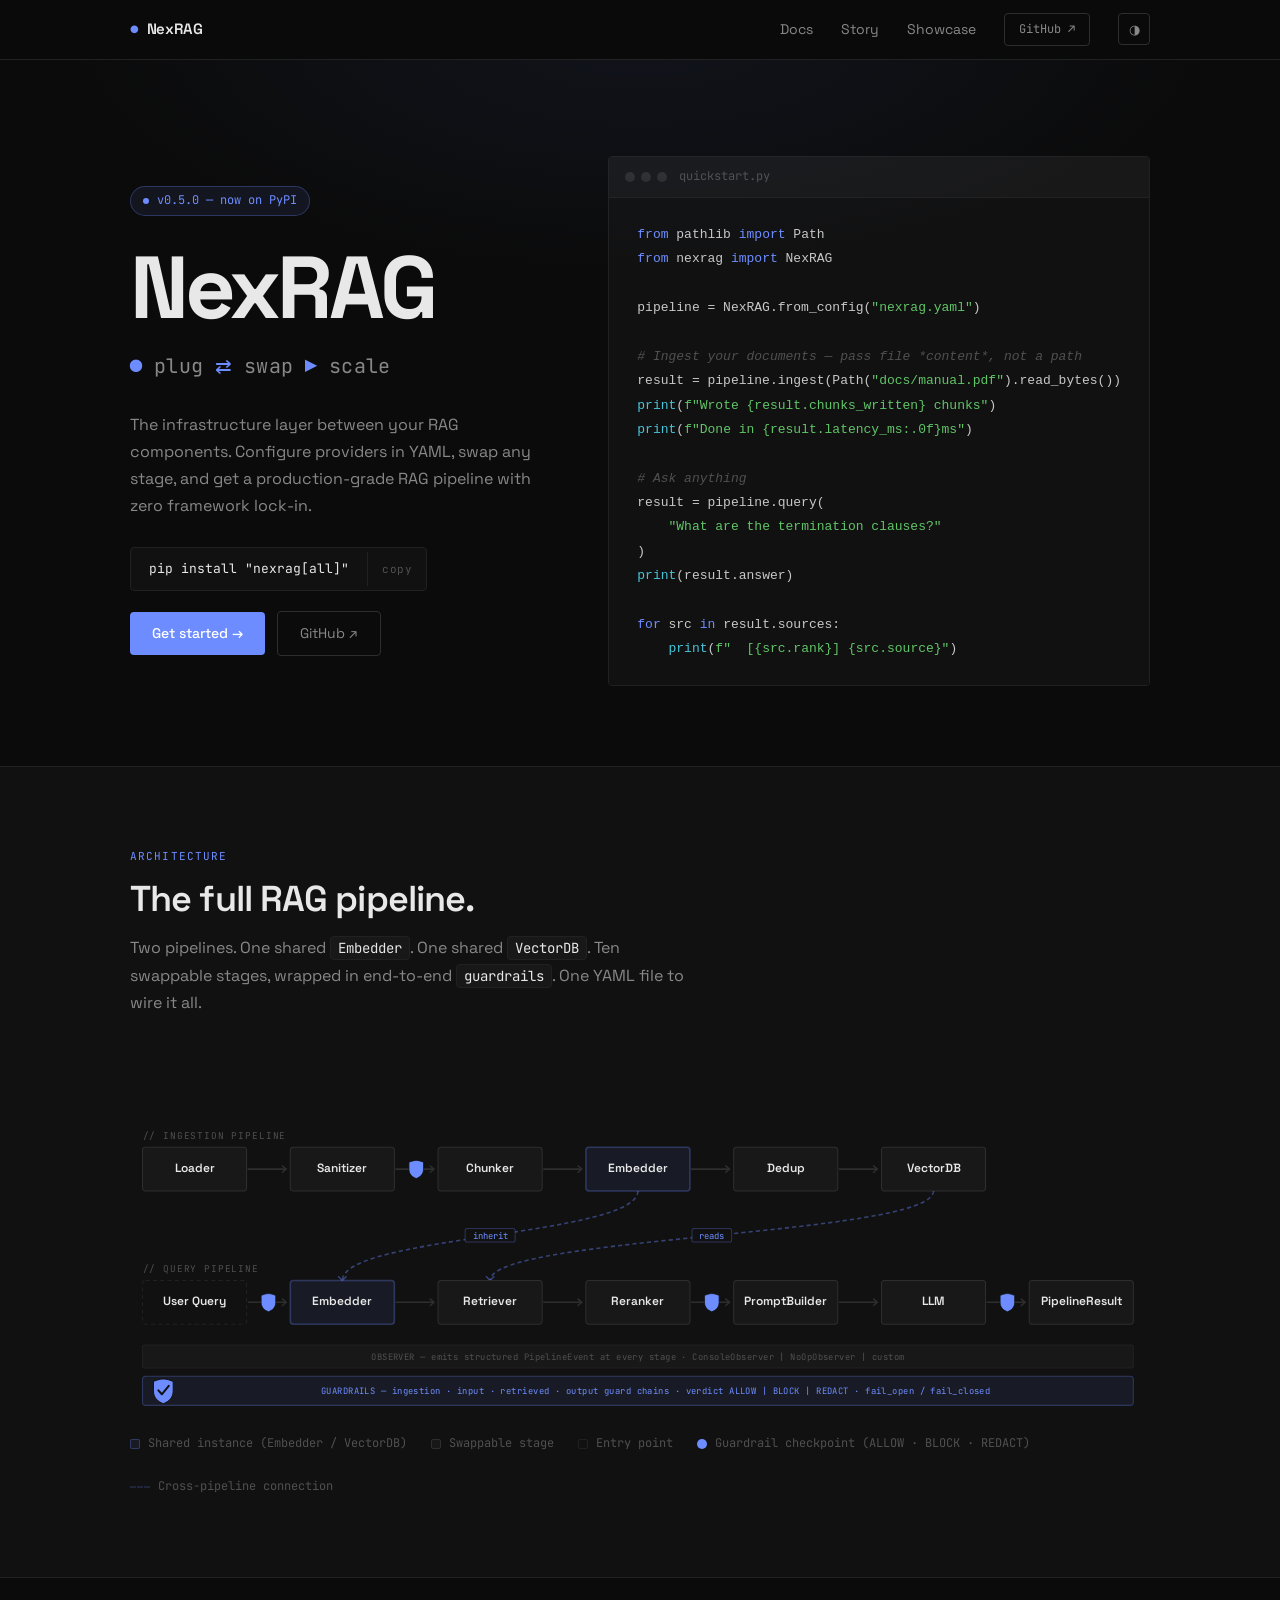
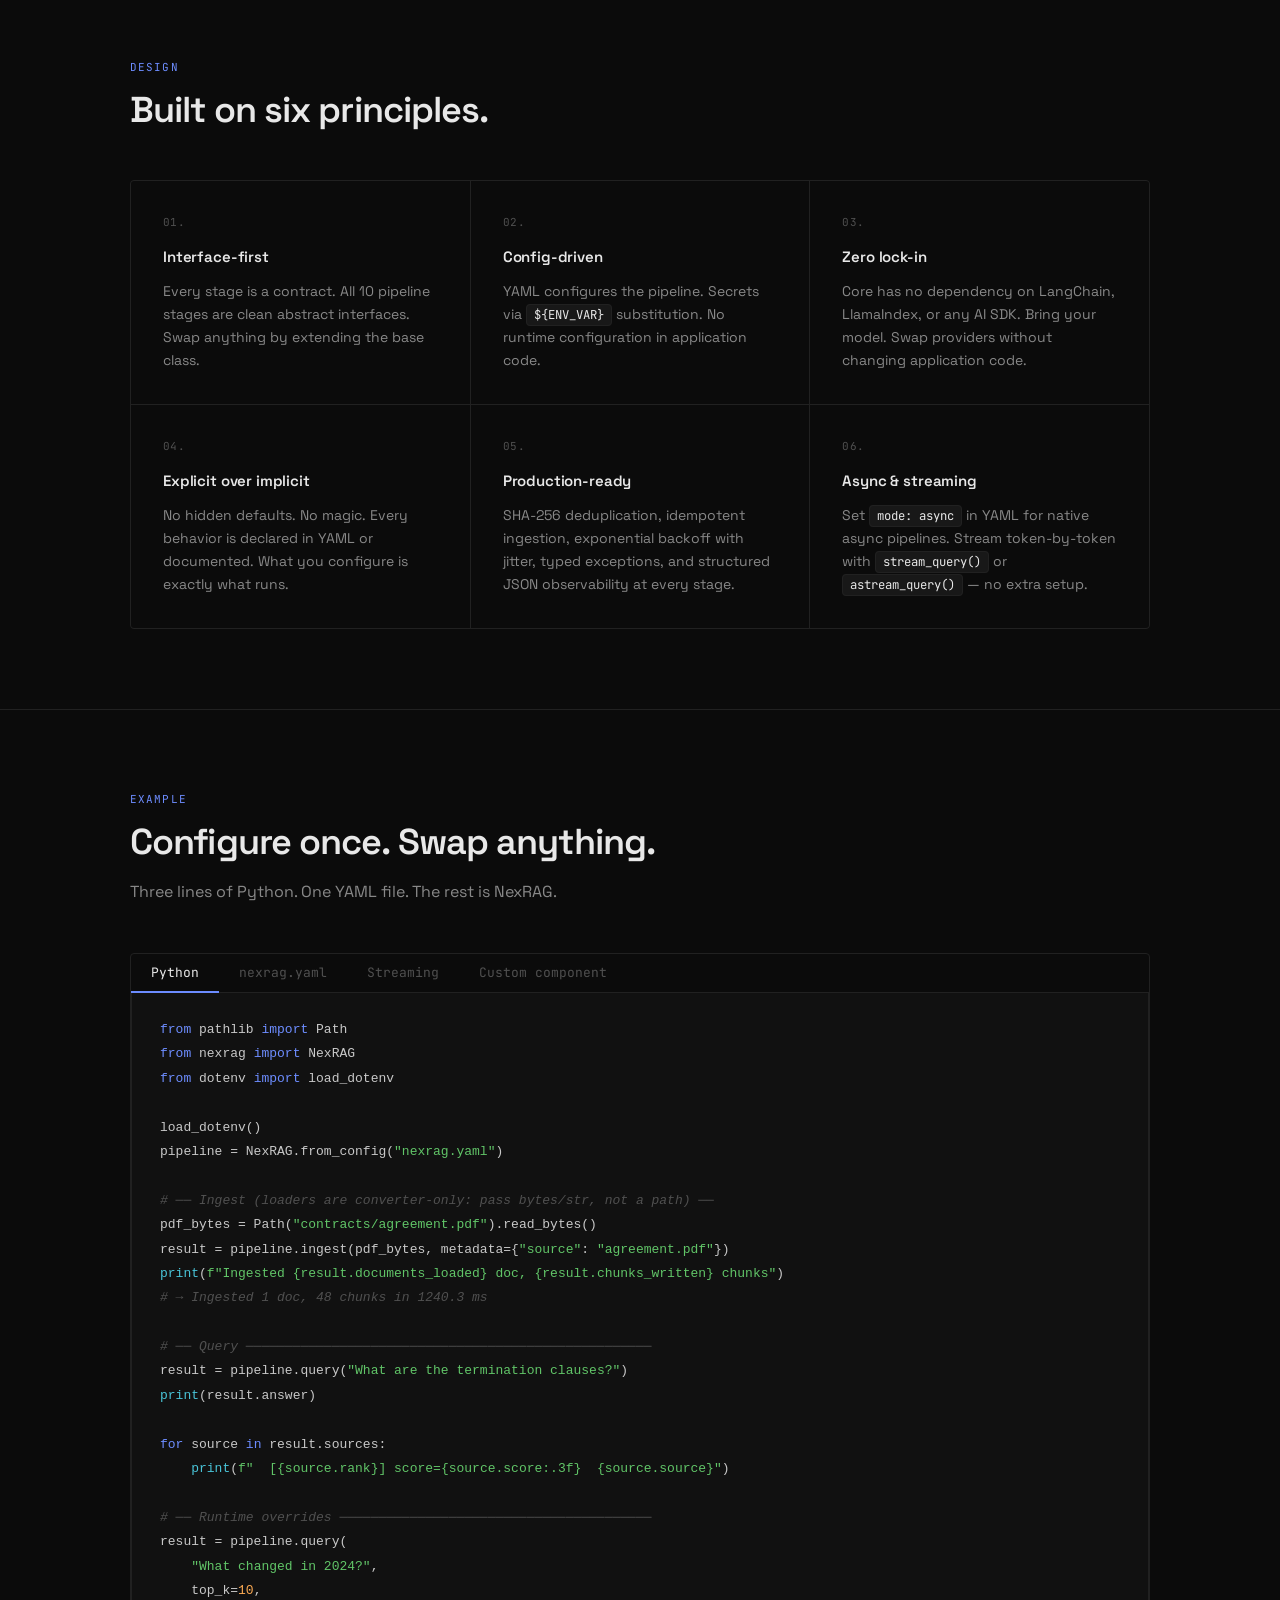
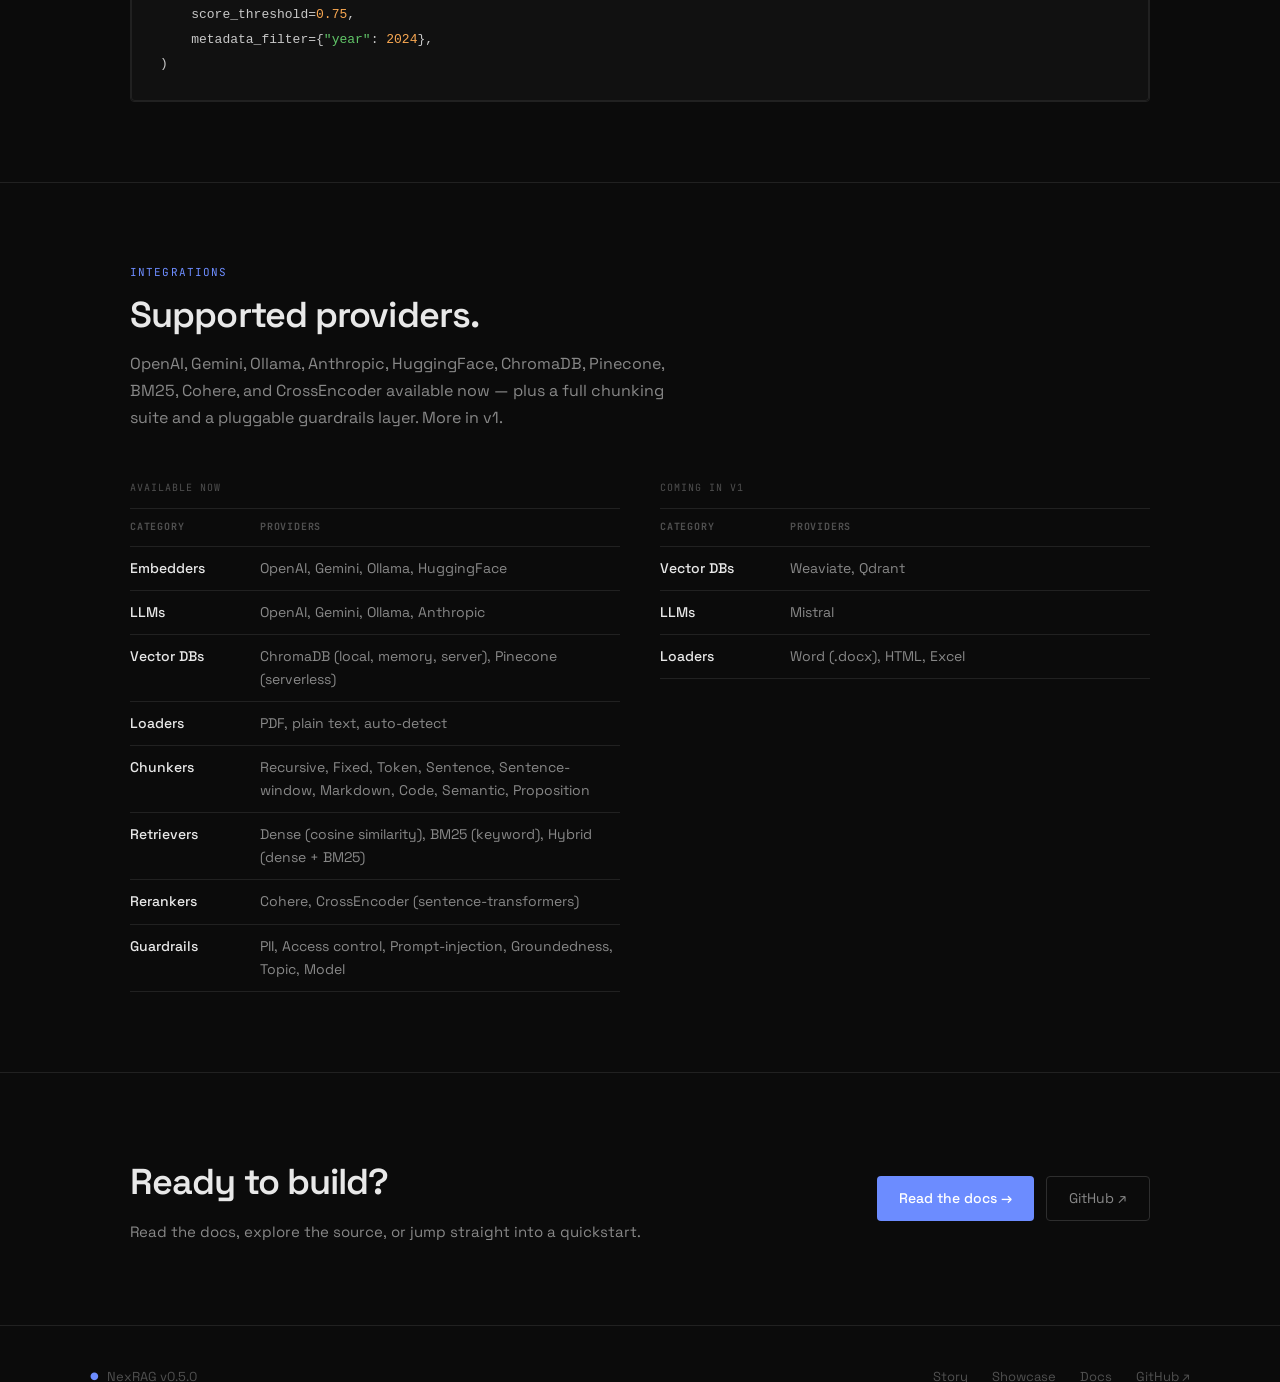
<file: docs/index.html>
<!DOCTYPE html>
<html lang="en" data-theme="dark">
<head>
  <meta charset="UTF-8">
  <meta name="viewport" content="width=device-width, initial-scale=1.0">
  <title>NexRAG — RAG Pipeline SDK</title>
  <meta name="description" content="Framework-agnostic RAG pipeline SDK. Plug in any component, swap any stage, configure everything in YAML.">
  <script>(function(){var t=localStorage.getItem('nexrag-theme')||'dark';document.documentElement.setAttribute('data-theme',t)})();</script>
  <link rel="stylesheet" href="styles.css">
  <style>
    /* ── Hero ───────────────────────────────────── */
    .hero {
      padding: 96px 0 80px;
      position: relative;
      overflow: hidden;
    }
    .hero::before {
      content: '';
      position: absolute; inset: 0;
      background: radial-gradient(ellipse 70% 55% at 50% -5%,
        oklch(68% 0.19 270 / 0.07), transparent 65%);
      pointer-events: none;
    }
    .hero-inner {
      display: grid;
      grid-template-columns: 1fr 1fr;
      gap: 64px;
      align-items: center;
    }
    .hero-badge { margin-bottom: 28px; }
    .hero-name {
      font-size: clamp(56px, 8vw, 88px);
      font-weight: 700;
      letter-spacing: -0.045em;
      line-height: 1;
      margin-bottom: 18px;
    }
    .hero-tagline {
      font-family: var(--mono);
      font-size: clamp(15px, 2vw, 20px);
      color: var(--text-2);
      margin-bottom: 28px;
      display: flex;
      align-items: center;
      gap: 12px;
      letter-spacing: 0.01em;
    }
    .hero-tagline .sym { color: var(--accent); }
    .hero-desc {
      font-size: 16px;
      color: var(--text-2);
      line-height: 1.7;
      margin-bottom: 28px;
      max-width: 430px;
    }
    .hero-actions { display: flex; gap: 12px; align-items: center; margin-top: 20px; }

    /* ── Architecture ───────────────────────────── */
    .arch-section {
      padding: 80px 0;
      border-top: 1px solid var(--border);
      border-bottom: 1px solid var(--border);
      background: var(--bg-2);
    }
    .arch-wrap {
      margin-top: 48px;
      overflow-x: auto;
      scrollbar-width: thin;
      scrollbar-color: var(--border-2) transparent;
    }
    .arch-legend {
      display: flex;
      gap: 24px;
      margin-top: 20px;
      flex-wrap: wrap;
    }
    .legend-item {
      display: flex;
      align-items: center;
      gap: 8px;
      font-size: 12px;
      color: var(--text-3);
      font-family: var(--mono);
    }
    .legend-dot {
      width: 10px; height: 10px;
      border-radius: 2px;
      border: 1px solid;
      flex-shrink: 0;
    }
    .legend-dot.shared { background: var(--accent-dim); border-color: var(--accent-border); }
    .legend-dot.stage  { background: var(--bg-3); border-color: var(--border-2); }
    .legend-dot.entry  { background: var(--bg-2); border-color: var(--border); }
    .legend-dot.guard  { background: var(--accent); border-color: var(--accent-border); border-radius: 50%; }
    .legend-line {
      width: 20px; height: 1px;
      border-top: 2px dashed;
      border-color: var(--accent-border);
      opacity: 0.6;
    }

    /* ── Features ───────────────────────────────── */
    .features-section { padding: 80px 0; }
    .features-grid {
      display: grid;
      grid-template-columns: repeat(3, 1fr);
      gap: 1px;
      background: var(--border);
      border: 1px solid var(--border);
      border-radius: var(--r);
      overflow: hidden;
      margin-top: 48px;
    }
    .feat {
      background: var(--bg);
      padding: 32px;
      transition: background 0.2s;
    }
    .feat:hover { background: var(--bg-2); }
    .feat-num {
      font-family: var(--mono);
      font-size: 11px;
      color: var(--text-3);
      margin-bottom: 14px;
      letter-spacing: 0.04em;
    }
    .feat-title { font-size: 15px; font-weight: 600; margin-bottom: 10px; letter-spacing: -0.01em; }
    .feat-desc  { font-size: 14px; color: var(--text-2); line-height: 1.65; }

    /* ── Code showcase ──────────────────────────── */
    .code-section { padding: 80px 0; border-top: 1px solid var(--border); }
    .code-tabs { display: flex; border-bottom: 1px solid var(--border); }
    .ctab {
      padding: 10px 20px;
      font-family: var(--mono); font-size: 13px;
      color: var(--text-3); cursor: pointer;
      border: none; border-bottom: 2px solid transparent;
      background: none; margin-bottom: -1px;
      transition: color 0.15s;
    }
    .ctab.active { color: var(--text); border-bottom-color: var(--accent); }
    .ctab-panel { display: none; }
    .ctab-panel.active { display: block; }
    .ctab-panel pre.code-block { border-top: none; border-radius: 0 0 var(--r) var(--r); }
    .code-frame {
      border: 1px solid var(--border);
      border-radius: var(--r);
      overflow: hidden;
      margin-top: 48px;
    }

    /* ── Providers ──────────────────────────────── */
    .providers-section { padding: 80px 0; border-top: 1px solid var(--border); }
    .providers-grid {
      display: grid;
      grid-template-columns: 1fr 1fr;
      gap: 40px;
      margin-top: 48px;
    }
    .pcol-title {
      font-family: var(--mono);
      font-size: 10px; letter-spacing: 0.1em;
      text-transform: uppercase; color: var(--text-3);
      padding-bottom: 12px;
      border-bottom: 1px solid var(--border);
    }
    .ptable { width: 100%; border-collapse: collapse; }
    .ptable th {
      text-align: left; font-family: var(--mono); font-size: 10px;
      letter-spacing: 0.08em; text-transform: uppercase; color: var(--text-3);
      padding: 10px 0; border-bottom: 1px solid var(--border);
    }
    .ptable td {
      padding: 10px 0; font-size: 14px;
      border-bottom: 1px solid var(--border);
      color: var(--text-2); vertical-align: top;
    }
    .ptable td:first-child { color: var(--text); font-weight: 500; width: 130px; }

    /* ── CTA strip ──────────────────────────────── */
    .cta-section { padding: 80px 0; border-top: 1px solid var(--border); }
    .cta-inner {
      display: flex;
      align-items: center;
      justify-content: space-between;
      gap: 32px;
    }
    .cta-title { font-size: clamp(24px, 3vw, 36px); font-weight: 600; letter-spacing: -0.025em; }
    .cta-sub   { font-size: 15px; color: var(--text-2); margin-top: 8px; }
    .cta-actions { display: flex; gap: 12px; flex-shrink: 0; }

    /* ── Responsive ─────────────────────────────── */
    @media (max-width: 900px) {
      .hero-inner { grid-template-columns: 1fr; }
      .hero-code  { display: none; }
      .features-grid { grid-template-columns: 1fr 1fr; }
      .providers-grid { grid-template-columns: 1fr; }
      .cta-inner { flex-direction: column; align-items: flex-start; }
    }
    @media (max-width: 640px) {
      .features-grid { grid-template-columns: 1fr; }
      .hero-name { font-size: 56px; }
    }
  </style>
</head>
<body>

  <!-- ── Navigation ───────────────────────────── -->
  <nav class="nav">
    <div class="nav-inner">
      <a href="index.html" class="nav-logo">
        <span class="logo-dot">●</span>NexRAG
      </a>
      <div class="nav-links">
        <!-- architecture.html exists but is not ready — link hidden until v1 -->
        <a href="docs.html">Docs</a>
        <a href="story.html">Story</a>
        <a href="showcase.html">Showcase</a>
        <a href="https://github.com/kevinrawal/nexrag" target="_blank" class="nav-gh">GitHub ↗</a>
        <button class="theme-btn" id="themeBtn" title="Toggle theme">◑</button>
      </div>
    </div>
  </nav>

  <!-- ── Hero ─────────────────────────────────── -->
  <section class="hero">
    <div class="container">
      <div class="hero-inner">

        <div class="hero-content">
          <div class="hero-badge">
            <span class="badge">
              <span class="badge-dot"></span>v0.5.0 — now on PyPI
            </span>
          </div>
          <h1 class="hero-name">NexRAG</h1>
          <div class="hero-tagline">
            <span class="sym">●</span>plug
            <span class="sym">⇄</span>swap
            <span class="sym">▶</span>scale
          </div>
          <p class="hero-desc">
            The infrastructure layer between your RAG components. Configure providers in YAML, swap any stage, and get a production-grade RAG pipeline with zero framework lock-in.
          </p>
          <div class="install-strip">
            <code>pip install "nexrag[all]"</code>
            <button class="copy-btn" id="copyBtn">copy</button>
          </div>
          <div class="hero-actions">
            <a href="docs.html" class="btn-primary">Get started →</a>
            <a href="https://github.com/kevinrawal/nexrag" target="_blank" class="btn-secondary">GitHub ↗</a>
          </div>
        </div>

        <div class="hero-code">
          <div class="code-window">
            <div class="code-win-bar">
              <div class="win-dots"><span></span><span></span><span></span></div>
              <span class="win-name">quickstart.py</span>
            </div>
<pre class="code-block"><code><span class="kw">from</span> pathlib <span class="kw">import</span> Path
<span class="kw">from</span> nexrag <span class="kw">import</span> NexRAG

pipeline = NexRAG.from_config(<span class="str">"nexrag.yaml"</span>)

<span class="cmt"># Ingest your documents — pass file *content*, not a path</span>
result = pipeline.ingest(Path(<span class="str">"docs/manual.pdf"</span>).read_bytes())
<span class="fn">print</span>(<span class="str">f"Wrote {result.chunks_written} chunks"</span>)
<span class="fn">print</span>(<span class="str">f"Done in {result.latency_ms:.0f}ms"</span>)

<span class="cmt"># Ask anything</span>
result = pipeline.query(
    <span class="str">"What are the termination clauses?"</span>
)
<span class="fn">print</span>(result.answer)

<span class="kw">for</span> src <span class="kw">in</span> result.sources:
    <span class="fn">print</span>(<span class="str">f"  [{src.rank}] {src.source}"</span>)</code></pre>
          </div>
        </div>

      </div>
    </div>
  </section>

  <!-- ── Architecture ──────────────────────────── -->
  <section class="arch-section">
    <div class="container">
      <div class="label">Architecture</div>
      <h2 class="section-title">The full RAG pipeline.</h2>
      <p class="section-sub">Two pipelines. One shared <code>Embedder</code>. One shared <code>VectorDB</code>. Ten swappable stages, wrapped in end-to-end <code>guardrails</code>. One YAML file to wire it all.</p>

      <div class="arch-wrap fade-up">
<svg viewBox="0 0 980 336" fill="none" xmlns="http://www.w3.org/2000/svg" style="width:100%;height:auto;display:block;min-width:720px">
<style>
.b   { fill: var(--bg-3); stroke: var(--border-2); stroke-width: 1; }
.b-a { fill: var(--accent-dim); stroke: var(--accent-border); stroke-width: 1.5; }
.b-e { fill: var(--bg-2); stroke: var(--border); stroke-width: 1; stroke-dasharray: 4 3; }
.t   { fill: var(--text); font-family: 'Space Grotesk', sans-serif; font-size: 11.5px; font-weight: 600; text-anchor: middle; }
.s   { fill: var(--text-3); font-family: 'JetBrains Mono', monospace; font-size: 9px; text-anchor: middle; }
.ln  { stroke: var(--border-2); stroke-width: 1.5; }
.ch  { stroke: var(--border-2); stroke-width: 1.5; fill: none; }
.cn  { stroke: var(--accent); stroke-width: 1.5; stroke-dasharray: 4 3; fill: none; opacity: 0.4; }
.cha { stroke: var(--accent); stroke-width: 1.5; fill: none; opacity: 0.4; }
.rl  { fill: var(--text-3); font-family: 'JetBrains Mono', monospace; font-size: 9px; letter-spacing: 0.09em; }
.an  { fill: var(--bg-2); stroke: var(--accent-border); stroke-width: 1; }
.ant { fill: var(--accent); font-family: 'JetBrains Mono', monospace; font-size: 8.5px; text-anchor: middle; }
.ob  { fill: var(--bg-3); stroke: var(--border); stroke-width: 1; }
.ot  { fill: var(--text-3); font-family: 'JetBrains Mono', monospace; font-size: 8.5px; letter-spacing: 0.05em; text-anchor: middle; }
.gd  { fill: var(--accent); stroke: var(--bg-2); stroke-width: 1; }
.gb  { fill: var(--accent-dim); stroke: var(--accent-border); stroke-width: 1; }
.gt  { fill: var(--accent); font-family: 'JetBrains Mono', monospace; font-size: 8.5px; letter-spacing: 0.05em; text-anchor: middle; }
.gdc { fill: none; stroke: var(--bg-2); stroke-width: 2; stroke-linecap: round; stroke-linejoin: round; }
</style>

<!-- Reusable shield (protection) icon, centred on origin -->
<defs>
<path id="grdShield" d="M0,-12 C4,-12 7,-10.5 10,-9.5 L10,0 C10,7 5.5,11 0,13 C-5.5,11 -10,7 -10,0 L-10,-9.5 C-7,-10.5 -4,-12 0,-12 Z"/>
</defs>

<!-- Stage stride = 142 (box 100 + gap 42). Longer connectors give the guard shields room. -->

<!-- INGESTION label -->
<text x="12" y="72" class="rl">// INGESTION PIPELINE</text>

<!-- Loader [c0, x=12] -->
<rect x="12" y="80" width="100" height="42" rx="3" class="b"/>
<text x="62" y="104" class="t">Loader</text>
<line x1="113" y1="101" x2="150" y2="101" class="ln"/>
<polyline points="146,97.5 150,101 146,104.5" class="ch"/>

<!-- Sanitizer [c1, x=154] -->
<rect x="154" y="80" width="100" height="42" rx="3" class="b"/>
<text x="204" y="104" class="t">Sanitizer</text>
<line x1="255" y1="101" x2="292" y2="101" class="ln"/>
<polyline points="288,97.5 292,101 288,104.5" class="ch"/>

<!-- Chunker [c2, x=296] -->
<rect x="296" y="80" width="100" height="42" rx="3" class="b"/>
<text x="346" y="104" class="t">Chunker</text>
<line x1="397" y1="101" x2="434" y2="101" class="ln"/>
<polyline points="430,97.5 434,101 430,104.5" class="ch"/>

<!-- Embedder [c3, x=438 — SHARED] -->
<rect x="438" y="80" width="100" height="42" rx="3" class="b-a"/>
<text x="488" y="104" class="t">Embedder</text>
<line x1="539" y1="101" x2="576" y2="101" class="ln"/>
<polyline points="572,97.5 576,101 572,104.5" class="ch"/>

<!-- Dedup [c4, x=580] -->
<rect x="580" y="80" width="100" height="42" rx="3" class="b"/>
<text x="630" y="104" class="t">Dedup</text>
<line x1="681" y1="101" x2="718" y2="101" class="ln"/>
<polyline points="714,97.5 718,101 714,104.5" class="ch"/>

<!-- VectorDB [c5, x=722] -->
<rect x="722" y="80" width="100" height="42" rx="3" class="b"/>
<text x="772" y="104" class="t">VectorDB</text>

<!-- ── CROSS-PIPELINE CONNECTIONS ── -->

<!-- VectorDB bottom → Retriever top -->
<path d="M 772,122 C 772,165 346,165 346,208" class="cn"/>
<polyline points="342,204 346,208 350,204" class="cha"/>

<!-- Embedder(ing) bottom → Embedder(qry) top (shared instance) -->
<path d="M 488,122 C 488,165 204,165 204,208" class="cn"/>
<polyline points="200,204 204,208 208,204" class="cha"/>

<!-- "reads" annotation on VectorDB→Retriever path (midpoint ≈ x=559) -->
<rect x="540" y="158" width="38" height="13" rx="2" class="an"/>
<text x="559" y="168" class="ant">reads</text>

<!-- "inherit" annotation on Embedder→Embedder path (midpoint ≈ x=346) -->
<rect x="322" y="158" width="48" height="13" rx="2" class="an"/>
<text x="346" y="168" class="ant">inherit</text>

<!-- ── QUERY PIPELINE ── -->
<text x="12" y="200" class="rl">// QUERY PIPELINE</text>

<!-- User Query [c0, x=12 — entry] -->
<rect x="12" y="208" width="100" height="42" rx="3" class="b-e"/>
<text x="62" y="232" class="t">User Query</text>
<line x1="113" y1="229" x2="150" y2="229" class="ln"/>
<polyline points="146,225.5 150,229 146,232.5" class="ch"/>

<!-- Embedder [c1, x=154 — SHARED, inherit] -->
<rect x="154" y="208" width="100" height="42" rx="3" class="b-a"/>
<text x="204" y="232" class="t">Embedder</text>
<line x1="255" y1="229" x2="292" y2="229" class="ln"/>
<polyline points="288,225.5 292,229 288,232.5" class="ch"/>

<!-- Retriever [c2, x=296] -->
<rect x="296" y="208" width="100" height="42" rx="3" class="b"/>
<text x="346" y="232" class="t">Retriever</text>
<line x1="397" y1="229" x2="434" y2="229" class="ln"/>
<polyline points="430,225.5 434,229 430,232.5" class="ch"/>

<!-- Reranker [c3, x=438 — optional] -->
<rect x="438" y="208" width="100" height="42" rx="3" class="b"/>
<text x="488" y="232" class="t">Reranker</text>
<line x1="539" y1="229" x2="576" y2="229" class="ln"/>
<polyline points="572,225.5 576,229 572,232.5" class="ch"/>

<!-- PromptBuilder [c4, x=580] -->
<rect x="580" y="208" width="100" height="42" rx="3" class="b"/>
<text x="630" y="232" class="t">PromptBuilder</text>
<line x1="681" y1="229" x2="718" y2="229" class="ln"/>
<polyline points="714,225.5 718,229 714,232.5" class="ch"/>

<!-- LLM [c5, x=722] -->
<rect x="722" y="208" width="100" height="42" rx="3" class="b"/>
<text x="772" y="232" class="t">LLM</text>
<line x1="823" y1="229" x2="860" y2="229" class="ln"/>
<polyline points="856,225.5 860,229 856,232.5" class="ch"/>

<!-- PipelineResult [c6, x=864] -->
<rect x="864" y="208" width="100" height="42" rx="3" class="b"/>
<text x="914" y="232" class="t">PipelineResult</text>

<!-- ── GUARDRAIL CHECKPOINTS (shields centred on the guarded connectors) ── -->
<!-- ingestion guard: Sanitizer → Chunker -->
<use href="#grdShield" class="gd" transform="translate(275,101) scale(0.7)"/>
<!-- input guard: User Query → Embedder -->
<use href="#grdShield" class="gd" transform="translate(133,229) scale(0.7)"/>
<!-- retrieved guard: Reranker → PromptBuilder -->
<use href="#grdShield" class="gd" transform="translate(559,229) scale(0.7)"/>
<!-- output guard: LLM → PipelineResult -->
<use href="#grdShield" class="gd" transform="translate(843,229) scale(0.7)"/>

<!-- ── OBSERVER ── -->
<rect x="12" y="270" width="952" height="22" rx="2" class="ob"/>
<text x="488" y="284" class="ot">OBSERVER — emits structured PipelineEvent at every stage · ConsoleObserver | NoOpObserver | custom</text>

<!-- ── GUARDRAILS ── -->
<rect x="12" y="300" width="952" height="28" rx="3" class="gb"/>
<!-- prominent protection icon -->
<g transform="translate(32,314) scale(0.95)">
<use href="#grdShield" class="gd"/>
<path d="M-5,-0.5 L-1.5,3.5 L5.5,-5" class="gdc"/>
</g>
<text x="505" y="317.5" class="gt">GUARDRAILS — ingestion · input · retrieved · output guard chains · verdict ALLOW | BLOCK | REDACT · fail_open / fail_closed</text>
</svg>
      </div>

      <div class="arch-legend">
        <div class="legend-item"><span class="legend-dot shared"></span>Shared instance (Embedder / VectorDB)</div>
        <div class="legend-item"><span class="legend-dot stage"></span>Swappable stage</div>
        <div class="legend-item"><span class="legend-dot entry"></span>Entry point</div>
        <div class="legend-item"><span class="legend-dot guard"></span>Guardrail checkpoint (ALLOW · BLOCK · REDACT)</div>
        <div class="legend-item"><span class="legend-line"></span>Cross-pipeline connection</div>
      </div>
    </div>
  </section>

  <!-- ── Features ──────────────────────────────── -->
  <section class="features-section">
    <div class="container">
      <div class="label fade-up">Design</div>
      <h2 class="section-title fade-up">Built on six principles.</h2>
      <div class="features-grid">
        <div class="feat fade-up">
          <div class="feat-num">01.</div>
          <div class="feat-title">Interface-first</div>
          <p class="feat-desc">Every stage is a contract. All 10 pipeline stages are clean abstract interfaces. Swap anything by extending the base class.</p>
        </div>
        <div class="feat fade-up">
          <div class="feat-num">02.</div>
          <div class="feat-title">Config-driven</div>
          <p class="feat-desc">YAML configures the pipeline. Secrets via <code>${ENV_VAR}</code> substitution. No runtime configuration in application code.</p>
        </div>
        <div class="feat fade-up">
          <div class="feat-num">03.</div>
          <div class="feat-title">Zero lock-in</div>
          <p class="feat-desc">Core has no dependency on LangChain, LlamaIndex, or any AI SDK. Bring your model. Swap providers without changing application code.</p>
        </div>
        <div class="feat fade-up">
          <div class="feat-num">04.</div>
          <div class="feat-title">Explicit over implicit</div>
          <p class="feat-desc">No hidden defaults. No magic. Every behavior is declared in YAML or documented. What you configure is exactly what runs.</p>
        </div>
        <div class="feat fade-up">
          <div class="feat-num">05.</div>
          <div class="feat-title">Production-ready</div>
          <p class="feat-desc">SHA-256 deduplication, idempotent ingestion, exponential backoff with jitter, typed exceptions, and structured JSON observability at every stage.</p>
        </div>
        <div class="feat fade-up">
          <div class="feat-num">06.</div>
          <div class="feat-title">Async &amp; streaming</div>
          <p class="feat-desc">Set <code>mode: async</code> in YAML for native async pipelines. Stream token-by-token with <code>stream_query()</code> or <code>astream_query()</code> — no extra setup.</p>
        </div>
      </div>
    </div>
  </section>

  <!-- ── Code Showcase ─────────────────────────── -->
  <section class="code-section">
    <div class="container">
      <div class="label fade-up">Example</div>
      <h2 class="section-title fade-up">Configure once. Swap anything.</h2>
      <p class="section-sub fade-up">Three lines of Python. One YAML file. The rest is NexRAG.</p>
      <div class="code-frame fade-up">
        <div class="code-tabs">
          <button class="ctab active" data-tab="py">Python</button>
          <button class="ctab" data-tab="yaml">nexrag.yaml</button>
          <button class="ctab" data-tab="stream">Streaming</button>
          <button class="ctab" data-tab="custom">Custom component</button>
        </div>
        <div class="ctab-panel active" id="tab-py">
<pre class="code-block"><code><span class="kw">from</span> pathlib <span class="kw">import</span> Path
<span class="kw">from</span> nexrag <span class="kw">import</span> NexRAG
<span class="kw">from</span> dotenv <span class="kw">import</span> load_dotenv

load_dotenv()
pipeline = NexRAG.from_config(<span class="str">"nexrag.yaml"</span>)

<span class="cmt"># ── Ingest (loaders are converter-only: pass bytes/str, not a path) ──</span>
pdf_bytes = Path(<span class="str">"contracts/agreement.pdf"</span>).read_bytes()
result = pipeline.ingest(pdf_bytes, metadata={<span class="str">"source"</span>: <span class="str">"agreement.pdf"</span>})
<span class="fn">print</span>(<span class="str">f"Ingested {result.documents_loaded} doc, {result.chunks_written} chunks"</span>)
<span class="cmt"># → Ingested 1 doc, 48 chunks in 1240.3 ms</span>

<span class="cmt"># ── Query ────────────────────────────────────────────────────</span>
result = pipeline.query(<span class="str">"What are the termination clauses?"</span>)
<span class="fn">print</span>(result.answer)

<span class="kw">for</span> source <span class="kw">in</span> result.sources:
    <span class="fn">print</span>(<span class="str">f"  [{source.rank}] score={source.score:.3f}  {source.source}"</span>)

<span class="cmt"># ── Runtime overrides ────────────────────────────────────────</span>
result = pipeline.query(
    <span class="str">"What changed in 2024?"</span>,
    top_k=<span class="num">10</span>,
    score_threshold=<span class="num">0.75</span>,
    metadata_filter={<span class="str">"year"</span>: <span class="num">2024</span>},
)</code></pre>
        </div>
        <div class="ctab-panel" id="tab-stream">
<pre class="code-block"><code><span class="kw">from</span> nexrag <span class="kw">import</span> NexRAG

pipeline = NexRAG.from_config(<span class="str">"nexrag.yaml"</span>)

<span class="cmt"># ── Sync streaming — tokens printed as they arrive ───────────</span>
<span class="kw">for</span> token <span class="kw">in</span> pipeline.stream_query(<span class="str">"Summarize the contract"</span>):
    <span class="fn">print</span>(token, end=<span class="str">""</span>, flush=<span class="kw">True</span>)

<span class="cmt"># ── Async streaming — for FastAPI / async frameworks ─────────</span>
<span class="kw">import</span> asyncio

<span class="kw">async def</span> <span class="fn">stream_answer</span>():
    <span class="kw">async for</span> token <span class="kw">in</span> pipeline.astream_query(
        <span class="str">"What are the termination clauses?"</span>,
        top_k=<span class="num">8</span>,
    ):
        <span class="fn">print</span>(token, end=<span class="str">""</span>, flush=<span class="kw">True</span>)

asyncio.run(<span class="fn">stream_answer</span>())

<span class="cmt"># ── FastAPI SSE endpoint — wire it straight in ────────────────</span>
<span class="kw">from</span> fastapi <span class="kw">import</span> FastAPI
<span class="kw">from</span> fastapi.responses <span class="kw">import</span> StreamingResponse

app = FastAPI()

<span class="kw">@app</span>.get(<span class="str">"/ask"</span>)
<span class="kw">async def</span> <span class="fn">ask</span>(q: str):
    <span class="kw">async def</span> <span class="fn">gen</span>():
        <span class="kw">async for</span> token <span class="kw">in</span> pipeline.astream_query(q):
            <span class="kw">yield</span> token
    <span class="kw">return</span> StreamingResponse(<span class="fn">gen</span>(), media_type=<span class="str">"text/plain"</span>)</code></pre>
        </div>
        <div class="ctab-panel" id="tab-yaml">
<pre class="code-block"><code><span class="yml-cmt"># nexrag.yaml — minimal config</span>

<span class="key">mode:</span> <span class="val">sync</span>           <span class="yml-cmt"># sync (default) | async — enables native async pipeline</span>

<span class="key">ingestion:</span>
  <span class="key">loader:</span>
    <span class="key">type:</span> <span class="val">pdf</span>

  <span class="key">chunker:</span>
    <span class="key">strategy:</span> <span class="val">recursive</span>
    <span class="key">chunk_size:</span> <span class="val">512</span>
    <span class="key">chunk_overlap:</span> <span class="val">64</span>

  <span class="key">embedder:</span>
    <span class="key">provider:</span> <span class="val">openai</span>
    <span class="key">model:</span> <span class="val">text-embedding-3-small</span>
    <span class="key">api_key:</span> <span class="val">${OPENAI_API_KEY}</span>

  <span class="key">vector_db:</span>
    <span class="key">provider:</span> <span class="val">chroma</span>
    <span class="key">default_collection:</span> <span class="val">documents</span>
    <span class="key">collections:</span>
      <span class="key">documents:</span>
        <span class="key">mode:</span> <span class="val">persistent</span>
        <span class="key">path:</span> <span class="val">./.nexrag/chroma</span>

<span class="key">query:</span>
  <span class="key">embedder:</span> <span class="val">inherit</span>         <span class="yml-cmt"># reuse ingestion embedder</span>
  <span class="key">retriever:</span>
    <span class="key">provider:</span> <span class="val">dense</span>
    <span class="key">top_k:</span> <span class="val">5</span>
  <span class="key">llm:</span>
    <span class="key">provider:</span> <span class="val">openai</span>
    <span class="key">model:</span> <span class="val">gpt-4o</span>
    <span class="key">api_key:</span> <span class="val">${OPENAI_API_KEY}</span>
    <span class="key">temperature:</span> <span class="val">0.2</span>

<span class="yml-cmt"># Swap to Ollama — no API keys, fully local:</span>
<span class="yml-cmt">#   embedder.provider: ollama / model: nomic-embed-text</span>
<span class="yml-cmt">#   llm.provider: ollama  / model: llama3.2</span></code></pre>
        </div>
        <div class="ctab-panel" id="tab-custom">
<pre class="code-block"><code><span class="yml-cmt"># Drop in any custom component. Implement the interface,</span>
<span class="yml-cmt"># declare it in YAML. Works for all 9 pipeline stages.</span>

<span class="cmt"># myapp/embedders.py</span>
<span class="kw">from</span> nexrag.core.interfaces.embedder <span class="kw">import</span> BaseEmbedder

<span class="kw">class</span> <span class="fn">SentenceTransformerEmbedder</span>(BaseEmbedder):
    <span class="kw">def</span> <span class="fn">__init__</span>(self, model: str = <span class="str">"all-MiniLM-L6-v2"</span>) -> <span class="kw">None</span>:
        <span class="kw">from</span> sentence_transformers <span class="kw">import</span> SentenceTransformer
        self._model = SentenceTransformer(model)

    <span class="kw">def</span> <span class="fn">embed</span>(self, texts: list[str]) -> list[list[float]]:
        <span class="kw">return</span> self._model.encode(texts).tolist()

    <span class="kw">def</span> <span class="fn">embed_query</span>(self, text: str) -> list[float]:
        <span class="kw">return</span> self._model.encode([text])[<span class="num">0</span>].tolist()

<span class="yml-cmt">---</span>
<span class="yml-cmt"># nexrag.yaml — wire it in:</span>
<span class="key">ingestion:</span>
  <span class="key">embedder:</span>
    <span class="key">provider:</span> <span class="val">custom</span>
    <span class="key">class:</span>    <span class="val">myapp.embedders.SentenceTransformerEmbedder</span>
    <span class="key">params:</span>
      <span class="key">model:</span>  <span class="val">all-MiniLM-L6-v2</span></code></pre>
        </div>
      </div>
    </div>
  </section>

  <!-- ── Providers ─────────────────────────────── -->
  <section class="providers-section">
    <div class="container">
      <div class="label fade-up">Integrations</div>
      <h2 class="section-title fade-up">Supported providers.</h2>
      <p class="section-sub fade-up">OpenAI, Gemini, Ollama, Anthropic, HuggingFace, ChromaDB, Pinecone, BM25, Cohere, and CrossEncoder available now — plus a full chunking suite and a pluggable guardrails layer. More in v1.</p>
      <div class="providers-grid fade-up">
        <div>
          <div class="pcol-title">Available now</div>
          <table class="ptable">
            <thead><tr><th>Category</th><th>Providers</th></tr></thead>
            <tbody>
              <tr><td>Embedders</td><td>OpenAI, Gemini, Ollama, HuggingFace</td></tr>
              <tr><td>LLMs</td><td>OpenAI, Gemini, Ollama, Anthropic</td></tr>
              <tr><td>Vector DBs</td><td>ChromaDB (local, memory, server), Pinecone (serverless)</td></tr>
              <tr><td>Loaders</td><td>PDF, plain text, auto-detect</td></tr>
              <tr><td>Chunkers</td><td>Recursive, Fixed, Token, Sentence, Sentence-window, Markdown, Code, Semantic, Proposition</td></tr>
              <tr><td>Retrievers</td><td>Dense (cosine similarity), BM25 (keyword), Hybrid (dense + BM25)</td></tr>
              <tr><td>Rerankers</td><td>Cohere, CrossEncoder (sentence-transformers)</td></tr>
              <tr><td>Guardrails</td><td>PII, Access control, Prompt-injection, Groundedness, Topic, Model</td></tr>
            </tbody>
          </table>
        </div>
        <div>
          <div class="pcol-title">Coming in v1</div>
          <table class="ptable">
            <thead><tr><th>Category</th><th>Providers</th></tr></thead>
            <tbody>
              <tr><td>Vector DBs</td><td>Weaviate, Qdrant</td></tr>
              <tr><td>LLMs</td><td>Mistral</td></tr>
              <tr><td>Loaders</td><td>Word (.docx), HTML, Excel</td></tr>
            </tbody>
          </table>
        </div>
      </div>
    </div>
  </section>

  <!-- ── CTA ───────────────────────────────────── -->
  <section class="cta-section">
    <div class="container">
      <div class="cta-inner fade-up">
        <div>
          <h2 class="cta-title">Ready to build?</h2>
          <p class="cta-sub">Read the docs, explore the source, or jump straight into a quickstart.</p>
        </div>
        <div class="cta-actions">
          <a href="docs.html" class="btn-primary">Read the docs →</a>
          <a href="https://github.com/kevinrawal/nexrag" target="_blank" class="btn-secondary">GitHub ↗</a>
        </div>
      </div>
    </div>
  </section>

  <!-- ── Footer ────────────────────────────────── -->
  <footer class="footer">
    <div class="footer-inner">
      <div class="footer-logo"><span class="logo-dot">●</span> NexRAG v0.5.0</div>
      <div class="footer-links">
        <a href="story.html">Story</a>
        <a href="showcase.html">Showcase</a>
        <a href="docs.html">Docs</a>
        <a href="https://github.com/kevinrawal/nexrag" target="_blank">GitHub ↗</a>
      </div>
    </div>
  </footer>

  <script>
    // Theme toggle
    (function () {
      var btn = document.getElementById('themeBtn');
      var root = document.documentElement;
      function update() {
        var dark = root.dataset.theme === 'dark';
        btn.textContent = dark ? '◑' : '◐';
        btn.title = dark ? 'Switch to light mode' : 'Switch to dark mode';
      }
      update();
      btn.addEventListener('click', function () {
        var next = root.dataset.theme === 'dark' ? 'light' : 'dark';
        root.dataset.theme = next;
        localStorage.setItem('nexrag-theme', next);
        update();
      });
    })();

    // Copy install command
    document.getElementById('copyBtn').addEventListener('click', function () {
      navigator.clipboard.writeText('pip install "nexrag[all]"');
      this.textContent = 'copied!';
      this.classList.add('copied');
      setTimeout(() => { this.textContent = 'copy'; this.classList.remove('copied'); }, 2000);
    });

    // Code tabs
    document.querySelectorAll('.ctab').forEach(function (tab) {
      tab.addEventListener('click', function () {
        document.querySelectorAll('.ctab').forEach(function (t) { t.classList.remove('active'); });
        document.querySelectorAll('.ctab-panel').forEach(function (p) { p.classList.remove('active'); });
        tab.classList.add('active');
        var panel = document.getElementById('tab-' + tab.dataset.tab);
        if (panel) panel.classList.add('active');
      });
    });

    // Scroll fade-in
    var obs = new IntersectionObserver(function (entries) {
      entries.forEach(function (e) {
        if (e.isIntersecting) { e.target.classList.add('vis'); obs.unobserve(e.target); }
      });
    }, { threshold: 0.08, rootMargin: '0px 0px -30px 0px' });
    document.querySelectorAll('.fade-up').forEach(function (el) { obs.observe(el); });
  </script>

</body>
</html>
</file>
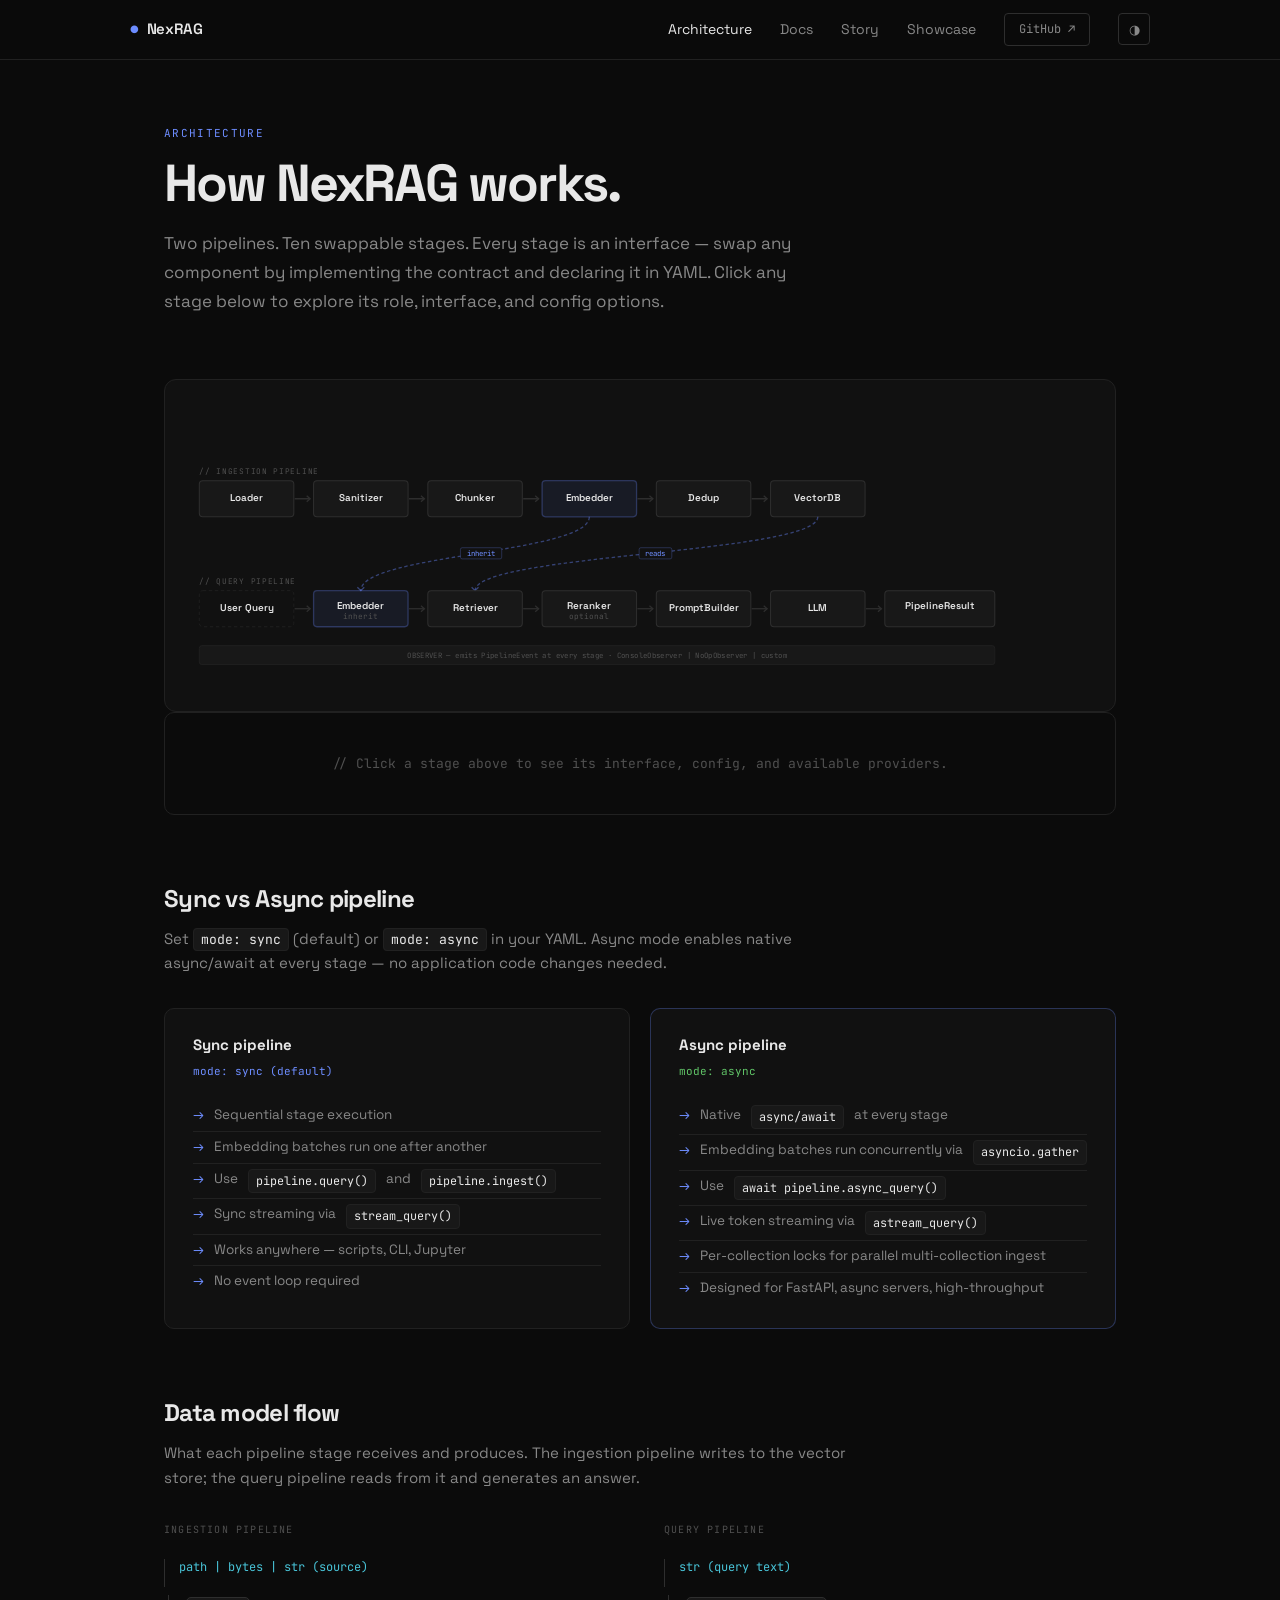
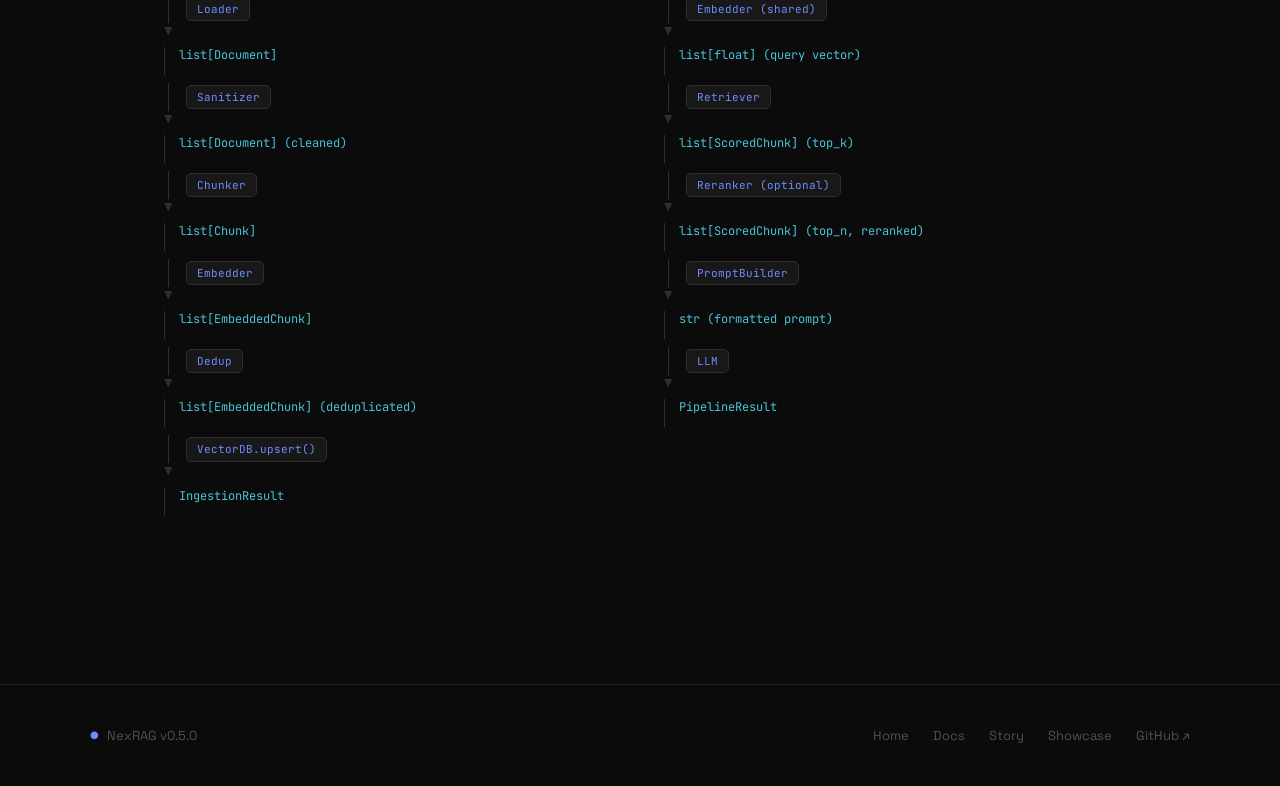
<file: docs/architecture.html>
<!DOCTYPE html>
<html lang="en" data-theme="dark">
<head>
  <meta charset="UTF-8">
  <meta name="viewport" content="width=device-width, initial-scale=1.0">
  <title>Architecture — NexRAG</title>
  <meta name="description" content="NexRAG pipeline architecture. Interactive diagram of all stages, data models, and pipeline modes.">
  <script>(function(){var t=localStorage.getItem('nexrag-theme')||'dark';document.documentElement.setAttribute('data-theme',t)})();</script>
  <link rel="stylesheet" href="styles.css">
  <style>
    /* ── Page layout ─────────────────────── */
    .arch-page { max-width: 1100px; margin: 0 auto; padding: 64px 40px 100px; }

    /* ── Hero ────────────────────────────── */
    .arch-hero { margin-bottom: 64px; }
    .arch-hero .label {
      font-family: var(--mono); font-size: 11px; letter-spacing: 0.12em;
      text-transform: uppercase; color: var(--accent); margin-bottom: 14px;
    }
    .arch-hero h1 {
      font-size: clamp(32px, 5vw, 52px); font-weight: 700;
      letter-spacing: -0.04em; line-height: 1.05; margin-bottom: 18px;
    }
    .arch-hero p {
      font-size: 17px; color: var(--text-2); line-height: 1.7;
      max-width: 640px;
    }

    /* ── Section headings ────────────────── */
    .arch-section-title {
      font-size: 24px; font-weight: 700; letter-spacing: -0.03em;
      margin-bottom: 8px;
    }
    .arch-section-sub {
      font-size: 15px; color: var(--text-2); line-height: 1.65;
      margin-bottom: 32px; max-width: 700px;
    }

    /* ── Diagram container ───────────────── */
    .diagram-wrap {
      background: var(--bg-2);
      border: 1px solid var(--border);
      border-radius: 12px;
      padding: 32px 24px;
      overflow-x: auto;
      margin-bottom: 0;
    }
    .diagram-wrap svg { display: block; margin: 0 auto; }

    /* clickable stage groups */
    .stage-group { cursor: pointer; }
    .stage-box {
      transition: filter 0.15s;
      rx: 5;
    }
    .stage-group:hover .stage-box { filter: brightness(1.25); }
    .stage-group.selected .stage-box { filter: brightness(1.4); }
    .stage-group.selected rect.stage-border {
      stroke: var(--accent);
      stroke-width: 2.5;
    }

    /* ── Diagram toolbar ─────────────────── */
    .diagram-toolbar {
      display: flex; align-items: center; justify-content: flex-end;
      gap: 12px; padding: 10px 24px;
      border-top: 1px solid var(--border);
      background: var(--bg-2);
      border-radius: 0 0 12px 12px;
      margin-bottom: 28px;
    }
    .diagram-hint {
      font-size: 12px; color: var(--text-3); font-family: var(--mono);
    }

    /* ── Stage detail panel ──────────────── */
    .detail-panel {
      border: 1px solid var(--border);
      border-radius: 10px;
      margin-bottom: 64px;
      overflow: hidden;
    }
    .detail-empty {
      padding: 40px 28px;
      color: var(--text-3); font-family: var(--mono); font-size: 13px;
      text-align: center;
    }
    .detail-content { display: none; padding: 28px 32px; }
    .detail-content.visible { display: grid; grid-template-columns: 1fr 1fr; gap: 32px; }
    @media (max-width: 700px) { .detail-content.visible { grid-template-columns: 1fr; } }

    .detail-name {
      font-size: 22px; font-weight: 700; letter-spacing: -0.02em;
      margin-bottom: 8px;
    }
    .detail-desc {
      font-size: 14px; color: var(--text-2); line-height: 1.65;
      margin-bottom: 20px;
    }
    .detail-row {
      display: flex; gap: 12px; align-items: baseline;
      margin-bottom: 8px; font-size: 13px;
    }
    .detail-row-label {
      font-family: var(--mono); font-size: 10px; letter-spacing: 0.1em;
      text-transform: uppercase; color: var(--text-3); width: 72px; flex-shrink: 0;
    }
    .detail-row-value { color: var(--text-2); font-family: var(--mono); }
    .detail-pills { display: flex; flex-wrap: wrap; gap: 6px; margin-top: 4px; }
    .detail-pill {
      font-family: var(--mono); font-size: 11px;
      padding: 2px 10px; border-radius: 3px;
      background: var(--bg-3); border: 1px solid var(--border-2);
      color: var(--accent);
    }
    .detail-yaml {
      background: var(--bg-3); border: 1px solid var(--border);
      border-radius: 6px; padding: 16px; font-family: var(--mono);
      font-size: 12px; line-height: 1.8; color: #c8c8c8;
      white-space: pre; overflow-x: auto;
    }
    .detail-link {
      display: inline-block; margin-top: 16px;
      font-family: var(--mono); font-size: 12px; color: var(--accent);
      text-decoration: none;
    }
    .detail-link:hover { text-decoration: underline; }

    /* ── Pipeline modes ──────────────────── */
    .modes-section { margin-bottom: 64px; }
    .modes-grid {
      display: grid; grid-template-columns: 1fr 1fr; gap: 20px;
      margin-top: 28px;
    }
    @media (max-width: 640px) { .modes-grid { grid-template-columns: 1fr; } }

    .mode-card {
      background: var(--bg-2); border: 1px solid var(--border);
      border-radius: 10px; padding: 24px 28px;
    }
    .mode-card-title {
      font-size: 15px; font-weight: 700; margin-bottom: 4px;
    }
    .mode-card-sub {
      font-family: var(--mono); font-size: 11px; color: var(--accent);
      margin-bottom: 20px;
    }
    .mode-card ul {
      list-style: none; padding: 0; margin: 0;
    }
    .mode-card li {
      font-size: 13.5px; color: var(--text-2); padding: 5px 0;
      border-bottom: 1px solid var(--border);
      line-height: 1.55; display: flex; gap: 10px;
    }
    .mode-card li:last-child { border-bottom: none; }
    .mode-card li::before { content: "→"; color: var(--accent); flex-shrink: 0; }

    /* ── Data flow section ───────────────── */
    .dataflow-section { margin-bottom: 64px; }
    .dataflow-grid {
      display: grid; grid-template-columns: 1fr 1fr; gap: 48px;
      margin-top: 28px;
    }
    @media (max-width: 680px) { .dataflow-grid { grid-template-columns: 1fr; } }

    .dataflow-pipeline-title {
      font-family: var(--mono); font-size: 10px; letter-spacing: 0.12em;
      text-transform: uppercase; color: var(--text-3); margin-bottom: 16px;
    }
    .dataflow-step {
      display: flex; gap: 14px; align-items: flex-start;
      margin-bottom: 4px;
    }
    .dataflow-arrow {
      display: flex; flex-direction: column; align-items: center;
      padding-top: 4px;
    }
    .dataflow-arrow-line {
      width: 1px; height: 100%; min-height: 28px;
      background: var(--border-2);
    }
    .dataflow-arrow-head {
      color: var(--border-2); font-size: 11px; margin-top: -2px;
    }
    .dataflow-stage {
      background: var(--bg-3); border: 1px solid var(--border-2);
      border-radius: 5px; padding: 2px 10px;
      font-family: var(--mono); font-size: 11px; color: var(--accent);
      white-space: nowrap; margin-top: 2px;
    }
    .dataflow-type {
      font-family: var(--mono); font-size: 12px; color: var(--cyan);
      padding: 3px 0;
    }

    /* responsive */
    @media (max-width: 600px) {
      .arch-page { padding: 32px 20px 64px; }
    }
  </style>
</head>
<body>

  <nav class="nav">
    <div class="nav-inner">
      <a href="index.html" class="nav-logo"><span class="logo-dot">●</span>NexRAG</a>
      <div class="nav-links">
        <a href="architecture.html" class="active">Architecture</a>
        <a href="docs.html">Docs</a>
        <a href="story.html">Story</a>
        <a href="showcase.html">Showcase</a>
        <a href="https://github.com/kevinrawal/nexrag" target="_blank" class="nav-gh">GitHub ↗</a>
        <button class="theme-btn" id="themeBtn" title="Toggle theme">◑</button>
      </div>
    </div>
  </nav>

  <div class="arch-page">

    <!-- ── Hero ──────────────────────────────────────── -->
    <section class="arch-hero">
      <div class="label">Architecture</div>
      <h1>How NexRAG works.</h1>
      <p>Two pipelines. Ten swappable stages. Every stage is an interface — swap any component by implementing the contract and declaring it in YAML. Click any stage below to explore its role, interface, and config options.</p>
    </section>

    <!-- ── Interactive diagram ───────────────────────── -->
    <section style="margin-bottom:0">
      <div class="diagram-wrap">
        <svg id="archSvg" viewBox="0 0 1050 310" fill="none" xmlns="http://www.w3.org/2000/svg"
             style="width:100%;height:auto;min-width:800px;max-width:1050px">
          <style>
            .b   { fill: var(--bg-3); stroke: var(--border-2); stroke-width: 1.2; }
            .b-a { fill: var(--accent-dim); stroke: var(--accent-border); stroke-width: 1.5; }
            .b-e { fill: var(--bg-2); stroke: var(--border); stroke-width: 1; stroke-dasharray: 4 3; }
            .t   { fill: var(--text); font-family:'Space Grotesk',sans-serif; font-size:11.5px; font-weight:600; text-anchor:middle; }
            .s   { fill: var(--text-3); font-family:'JetBrains Mono',monospace; font-size:9px; text-anchor:middle; }
            .ln  { stroke: var(--border-2); stroke-width: 1.5; }
            .ch  { stroke: var(--border-2); stroke-width: 1.5; fill: none; }
            .cn  { stroke: var(--accent); stroke-width: 1.5; stroke-dasharray: 4 3; fill: none; opacity: 0.4; }
            .cha { stroke: var(--accent); stroke-width: 1.5; fill: none; opacity: 0.4; }
            .rl  { fill: var(--text-3); font-family:'JetBrains Mono',monospace; font-size: 9px; letter-spacing: 0.09em; }
            .ob  { fill: var(--bg-3); stroke: var(--border); stroke-width: 1; }
            .ot  { fill: var(--text-3); font-family:'JetBrains Mono',monospace; font-size: 8.5px; letter-spacing: 0.05em; text-anchor:middle; }
            .an  { fill: var(--bg-2); stroke: var(--accent-border); stroke-width: 1; }
            .ant { fill: var(--accent); font-family:'JetBrains Mono',monospace; font-size: 8.5px; text-anchor:middle; }
          </style>

          <!-- INGESTION PIPELINE -->
          <text x="12" y="72" class="rl">// INGESTION PIPELINE</text>

          <g class="stage-group" data-stage="loader">
            <rect class="b stage-border" x="12" y="80" width="110" height="42" rx="4"/>
            <text x="67" y="104" class="t">Loader</text>
          </g>
          <line x1="123" y1="101" x2="141" y2="101" class="ln"/>
          <polyline points="137,97.5 141,101 137,104.5" class="ch"/>

          <g class="stage-group" data-stage="sanitizer">
            <rect class="b stage-border" x="145" y="80" width="110" height="42" rx="4"/>
            <text x="200" y="104" class="t">Sanitizer</text>
          </g>
          <line x1="256" y1="101" x2="274" y2="101" class="ln"/>
          <polyline points="270,97.5 274,101 270,104.5" class="ch"/>

          <g class="stage-group" data-stage="chunker">
            <rect class="b stage-border" x="278" y="80" width="110" height="42" rx="4"/>
            <text x="333" y="104" class="t">Chunker</text>
          </g>
          <line x1="389" y1="101" x2="407" y2="101" class="ln"/>
          <polyline points="403,97.5 407,101 403,104.5" class="ch"/>

          <g class="stage-group" data-stage="embedder">
            <rect class="b-a stage-border" x="411" y="80" width="110" height="42" rx="4"/>
            <text x="466" y="104" class="t">Embedder</text>
          </g>
          <line x1="522" y1="101" x2="540" y2="101" class="ln"/>
          <polyline points="536,97.5 540,101 536,104.5" class="ch"/>

          <g class="stage-group" data-stage="dedup">
            <rect class="b stage-border" x="544" y="80" width="110" height="42" rx="4"/>
            <text x="599" y="104" class="t">Dedup</text>
          </g>
          <line x1="655" y1="101" x2="673" y2="101" class="ln"/>
          <polyline points="669,97.5 673,101 669,104.5" class="ch"/>

          <g class="stage-group" data-stage="vectordb">
            <rect class="b stage-border" x="677" y="80" width="110" height="42" rx="4"/>
            <text x="732" y="104" class="t">VectorDB</text>
          </g>

          <!-- CROSS-PIPELINE CONNECTIONS -->
          <path d="M 732,122 C 732,165 333,165 333,208" class="cn"/>
          <polyline points="329,204 333,208 337,204" class="cha"/>
          <path d="M 466,122 C 466,165 200,165 200,208" class="cn"/>
          <polyline points="196,204 200,208 204,204" class="cha"/>
          <rect x="524" y="158" width="38" height="13" rx="2" class="an"/>
          <text x="543" y="168" class="ant">reads</text>
          <rect x="316" y="158" width="48" height="13" rx="2" class="an"/>
          <text x="340" y="168" class="ant">inherit</text>

          <!-- QUERY PIPELINE -->
          <text x="12" y="200" class="rl">// QUERY PIPELINE</text>

          <g class="stage-group" data-stage="userquery">
            <rect class="b-e stage-border" x="12" y="208" width="110" height="42" rx="4"/>
            <text x="67" y="232" class="t">User Query</text>
          </g>
          <line x1="123" y1="229" x2="141" y2="229" class="ln"/>
          <polyline points="137,225.5 141,229 137,232.5" class="ch"/>

          <g class="stage-group" data-stage="embedder">
            <rect class="b-a stage-border" x="145" y="208" width="110" height="42" rx="4"/>
            <text x="200" y="229" class="t">Embedder</text>
            <text x="200" y="241" class="s">inherit</text>
          </g>
          <line x1="256" y1="229" x2="274" y2="229" class="ln"/>
          <polyline points="270,225.5 274,229 270,232.5" class="ch"/>

          <g class="stage-group" data-stage="retriever">
            <rect class="b stage-border" x="278" y="208" width="110" height="42" rx="4"/>
            <text x="333" y="232" class="t">Retriever</text>
          </g>
          <line x1="389" y1="229" x2="407" y2="229" class="ln"/>
          <polyline points="403,225.5 407,229 403,232.5" class="ch"/>

          <g class="stage-group" data-stage="reranker">
            <rect class="b stage-border" x="411" y="208" width="110" height="42" rx="4"/>
            <text x="466" y="229" class="t">Reranker</text>
            <text x="466" y="241" class="s">optional</text>
          </g>
          <line x1="522" y1="229" x2="540" y2="229" class="ln"/>
          <polyline points="536,225.5 540,229 536,232.5" class="ch"/>

          <g class="stage-group" data-stage="promptbuilder">
            <rect class="b stage-border" x="544" y="208" width="110" height="42" rx="4"/>
            <text x="599" y="232" class="t">PromptBuilder</text>
          </g>
          <line x1="655" y1="229" x2="673" y2="229" class="ln"/>
          <polyline points="669,225.5 673,229 669,232.5" class="ch"/>

          <g class="stage-group" data-stage="llm">
            <rect class="b stage-border" x="677" y="208" width="110" height="42" rx="4"/>
            <text x="732" y="232" class="t">LLM</text>
          </g>
          <line x1="788" y1="229" x2="806" y2="229" class="ln"/>
          <polyline points="802,225.5 806,229 802,232.5" class="ch"/>

          <g class="stage-group" data-stage="result">
            <rect class="b stage-border" x="810" y="208" width="128" height="42" rx="4"/>
            <text x="874" y="229" class="t">PipelineResult</text>
          </g>

          <!-- OBSERVER BAR -->
          <rect x="12" y="272" width="926" height="22" rx="3" class="ob"/>
          <text x="475" y="286" class="ot">OBSERVER — emits PipelineEvent at every stage · ConsoleObserver | NoOpObserver | custom</text>

        </svg>
      </div>
    </section>

    <!-- ── Detail panel ──────────────────────────────── -->
    <div class="detail-panel" id="detailPanel">
      <div class="detail-empty" id="detailEmpty">// Click a stage above to see its interface, config, and available providers.</div>
      <div class="detail-content" id="detailContent">
        <div>
          <div class="detail-name" id="dName"></div>
          <div class="detail-desc" id="dDesc"></div>
          <div class="detail-row">
            <span class="detail-row-label">Input</span>
            <span class="detail-row-value" id="dInput"></span>
          </div>
          <div class="detail-row">
            <span class="detail-row-label">Output</span>
            <span class="detail-row-value" id="dOutput"></span>
          </div>
          <div class="detail-row">
            <span class="detail-row-label">Interface</span>
            <span class="detail-row-value" id="dInterface"></span>
          </div>
          <div class="detail-row" id="dProvidersRow">
            <span class="detail-row-label">Providers</span>
            <div class="detail-pills" id="dProviders"></div>
          </div>
          <a class="detail-link" id="dLink" href="#">→ Full reference in Docs</a>
        </div>
        <div>
          <div style="font-family:var(--mono);font-size:10px;letter-spacing:0.1em;text-transform:uppercase;color:var(--text-3);margin-bottom:10px">Config example</div>
          <div class="detail-yaml" id="dYaml"></div>
        </div>
      </div>
    </div>

    <!-- ── Pipeline modes ────────────────────────────── -->
    <section class="modes-section">
      <div class="arch-section-title">Sync vs Async pipeline</div>
      <div class="arch-section-sub">Set <code>mode: sync</code> (default) or <code>mode: async</code> in your YAML. Async mode enables native async/await at every stage — no application code changes needed.</div>
      <div class="modes-grid">
        <div class="mode-card">
          <div class="mode-card-title">Sync pipeline</div>
          <div class="mode-card-sub">mode: sync  (default)</div>
          <ul>
            <li>Sequential stage execution</li>
            <li>Embedding batches run one after another</li>
            <li>Use <code>pipeline.query()</code> and <code>pipeline.ingest()</code></li>
            <li>Sync streaming via <code>stream_query()</code></li>
            <li>Works anywhere — scripts, CLI, Jupyter</li>
            <li>No event loop required</li>
          </ul>
        </div>
        <div class="mode-card" style="border-color: var(--accent-border);">
          <div class="mode-card-title">Async pipeline</div>
          <div class="mode-card-sub" style="color:var(--green)">mode: async</div>
          <ul>
            <li>Native <code>async/await</code> at every stage</li>
            <li>Embedding batches run concurrently via <code>asyncio.gather</code></li>
            <li>Use <code>await pipeline.async_query()</code></li>
            <li>Live token streaming via <code>astream_query()</code></li>
            <li>Per-collection locks for parallel multi-collection ingest</li>
            <li>Designed for FastAPI, async servers, high-throughput</li>
          </ul>
        </div>
      </div>
    </section>

    <!-- ── Data model flow ────────────────────────────── -->
    <section class="dataflow-section">
      <div class="arch-section-title">Data model flow</div>
      <div class="arch-section-sub">What each pipeline stage receives and produces. The ingestion pipeline writes to the vector store; the query pipeline reads from it and generates an answer.</div>
      <div class="dataflow-grid">
        <!-- Ingestion pipeline -->
        <div>
          <div class="dataflow-pipeline-title">Ingestion pipeline</div>

          <div class="dataflow-step">
            <div class="dataflow-arrow"><div class="dataflow-arrow-line" style="height:8px"></div></div>
            <div class="dataflow-type">path | bytes | str  (source)</div>
          </div>
          <div class="dataflow-step">
            <div class="dataflow-arrow">
              <div class="dataflow-arrow-line"></div>
              <div class="dataflow-arrow-head">▼</div>
            </div>
            <div style="padding-top:4px">
              <div class="dataflow-stage">Loader</div>
            </div>
          </div>
          <div class="dataflow-step">
            <div class="dataflow-arrow"><div class="dataflow-arrow-line" style="height:4px"></div></div>
            <div class="dataflow-type">list[Document]</div>
          </div>
          <div class="dataflow-step">
            <div class="dataflow-arrow">
              <div class="dataflow-arrow-line"></div>
              <div class="dataflow-arrow-head">▼</div>
            </div>
            <div style="padding-top:4px">
              <div class="dataflow-stage">Sanitizer</div>
            </div>
          </div>
          <div class="dataflow-step">
            <div class="dataflow-arrow"><div class="dataflow-arrow-line" style="height:4px"></div></div>
            <div class="dataflow-type">list[Document]  (cleaned)</div>
          </div>
          <div class="dataflow-step">
            <div class="dataflow-arrow">
              <div class="dataflow-arrow-line"></div>
              <div class="dataflow-arrow-head">▼</div>
            </div>
            <div style="padding-top:4px">
              <div class="dataflow-stage">Chunker</div>
            </div>
          </div>
          <div class="dataflow-step">
            <div class="dataflow-arrow"><div class="dataflow-arrow-line" style="height:4px"></div></div>
            <div class="dataflow-type">list[Chunk]</div>
          </div>
          <div class="dataflow-step">
            <div class="dataflow-arrow">
              <div class="dataflow-arrow-line"></div>
              <div class="dataflow-arrow-head">▼</div>
            </div>
            <div style="padding-top:4px">
              <div class="dataflow-stage">Embedder</div>
            </div>
          </div>
          <div class="dataflow-step">
            <div class="dataflow-arrow"><div class="dataflow-arrow-line" style="height:4px"></div></div>
            <div class="dataflow-type">list[EmbeddedChunk]</div>
          </div>
          <div class="dataflow-step">
            <div class="dataflow-arrow">
              <div class="dataflow-arrow-line"></div>
              <div class="dataflow-arrow-head">▼</div>
            </div>
            <div style="padding-top:4px">
              <div class="dataflow-stage">Dedup</div>
            </div>
          </div>
          <div class="dataflow-step">
            <div class="dataflow-arrow"><div class="dataflow-arrow-line" style="height:4px"></div></div>
            <div class="dataflow-type">list[EmbeddedChunk]  (deduplicated)</div>
          </div>
          <div class="dataflow-step">
            <div class="dataflow-arrow">
              <div class="dataflow-arrow-line"></div>
              <div class="dataflow-arrow-head">▼</div>
            </div>
            <div style="padding-top:4px">
              <div class="dataflow-stage">VectorDB.upsert()</div>
            </div>
          </div>
          <div class="dataflow-step">
            <div class="dataflow-arrow"><div class="dataflow-arrow-line" style="height:4px"></div></div>
            <div class="dataflow-type">IngestionResult</div>
          </div>
        </div>

        <!-- Query pipeline -->
        <div>
          <div class="dataflow-pipeline-title">Query pipeline</div>

          <div class="dataflow-step">
            <div class="dataflow-arrow"><div class="dataflow-arrow-line" style="height:8px"></div></div>
            <div class="dataflow-type">str  (query text)</div>
          </div>
          <div class="dataflow-step">
            <div class="dataflow-arrow">
              <div class="dataflow-arrow-line"></div>
              <div class="dataflow-arrow-head">▼</div>
            </div>
            <div style="padding-top:4px">
              <div class="dataflow-stage">Embedder  (shared)</div>
            </div>
          </div>
          <div class="dataflow-step">
            <div class="dataflow-arrow"><div class="dataflow-arrow-line" style="height:4px"></div></div>
            <div class="dataflow-type">list[float]  (query vector)</div>
          </div>
          <div class="dataflow-step">
            <div class="dataflow-arrow">
              <div class="dataflow-arrow-line"></div>
              <div class="dataflow-arrow-head">▼</div>
            </div>
            <div style="padding-top:4px">
              <div class="dataflow-stage">Retriever</div>
            </div>
          </div>
          <div class="dataflow-step">
            <div class="dataflow-arrow"><div class="dataflow-arrow-line" style="height:4px"></div></div>
            <div class="dataflow-type">list[ScoredChunk]  (top_k)</div>
          </div>
          <div class="dataflow-step">
            <div class="dataflow-arrow">
              <div class="dataflow-arrow-line"></div>
              <div class="dataflow-arrow-head">▼</div>
            </div>
            <div style="padding-top:4px">
              <div class="dataflow-stage">Reranker  (optional)</div>
            </div>
          </div>
          <div class="dataflow-step">
            <div class="dataflow-arrow"><div class="dataflow-arrow-line" style="height:4px"></div></div>
            <div class="dataflow-type">list[ScoredChunk]  (top_n, reranked)</div>
          </div>
          <div class="dataflow-step">
            <div class="dataflow-arrow">
              <div class="dataflow-arrow-line"></div>
              <div class="dataflow-arrow-head">▼</div>
            </div>
            <div style="padding-top:4px">
              <div class="dataflow-stage">PromptBuilder</div>
            </div>
          </div>
          <div class="dataflow-step">
            <div class="dataflow-arrow"><div class="dataflow-arrow-line" style="height:4px"></div></div>
            <div class="dataflow-type">str  (formatted prompt)</div>
          </div>
          <div class="dataflow-step">
            <div class="dataflow-arrow">
              <div class="dataflow-arrow-line"></div>
              <div class="dataflow-arrow-head">▼</div>
            </div>
            <div style="padding-top:4px">
              <div class="dataflow-stage">LLM</div>
            </div>
          </div>
          <div class="dataflow-step">
            <div class="dataflow-arrow"><div class="dataflow-arrow-line" style="height:4px"></div></div>
            <div class="dataflow-type">PipelineResult</div>
          </div>
        </div>
      </div>
    </section>

  </div><!-- /.arch-page -->

  <footer class="footer">
    <div class="footer-inner">
      <div class="footer-logo"><span class="logo-dot">●</span> NexRAG v0.5.0</div>
      <div class="footer-links">
        <a href="index.html">Home</a>
        <a href="docs.html">Docs</a>
        <a href="story.html">Story</a>
        <a href="showcase.html">Showcase</a>
        <a href="https://github.com/kevinrawal/nexrag" target="_blank">GitHub ↗</a>
      </div>
    </div>
  </footer>

  <script>
    // Theme toggle
    (function () {
      var btn = document.getElementById('themeBtn');
      var root = document.documentElement;
      function update() {
        var dark = root.dataset.theme === 'dark';
        btn.textContent = dark ? '◑' : '◐';
        btn.title = dark ? 'Switch to light mode' : 'Switch to dark mode';
      }
      update();
      btn.addEventListener('click', function () {
        var next = root.dataset.theme === 'dark' ? 'light' : 'dark';
        root.dataset.theme = next;
        localStorage.setItem('nexrag-theme', next);
        update();
      });
    })();

    // Stage data
    const stages = {
      loader: {
        label: 'Loader',
        desc: 'Converts raw content (bytes or str) into a list of Document objects. Since v0.3.0, loaders are converter-only — you read the file and pass its content; NexRAG never opens files for you.',
        input: 'bytes | str',
        output: 'list[Document]',
        iface: 'BaseLoader',
        providers: ['auto', 'pdf', 'txt', 'custom'],
        yaml: `ingestion:\n  loader:\n    type: pdf\n    include_metadata: true\n    # metadata_fields: [title, author]`,
        href: 'docs.html#loaders'
      },
      sanitizer: {
        label: 'Sanitizer',
        desc: 'Cleans Document content before chunking — strip HTML tags, normalize whitespace, remove boilerplate. Disabled by default; enable with sanitizer.enabled: true.',
        input: 'list[Document]',
        output: 'list[Document]',
        iface: 'BaseSanitizer',
        providers: ['default', 'custom'],
        yaml: `ingestion:\n  sanitizer:\n    enabled: true`,
        href: 'docs.html#custom'
      },
      chunker: {
        label: 'Chunker',
        desc: 'Splits Documents into smaller Chunks suitable for embedding. The recursive chunker splits on paragraph, sentence, and word boundaries in order of priority.',
        input: 'list[Document]',
        output: 'list[Chunk]',
        iface: 'BaseChunker',
        providers: ['recursive', 'fixed', 'token', 'sentence', 'sentence_window', 'markdown', 'code', 'semantic', 'proposition', 'custom'],
        yaml: `ingestion:\n  chunker:\n    strategy: recursive\n    chunk_size: 512\n    chunk_overlap: 64\n    min_chunk_size: 50`,
        href: 'docs.html#chunkers'
      },
      embedder: {
        label: 'Embedder',
        desc: 'Converts text into dense vector representations. The same Embedder instance is shared between ingestion and query pipelines — ensuring vectors live in the same space.',
        input: 'list[str]',
        output: 'list[list[float]]',
        iface: 'BaseEmbedder',
        providers: ['openai', 'gemini', 'huggingface', 'ollama', 'custom'],
        yaml: `ingestion:\n  embedder:\n    provider: openai\n    model: text-embedding-3-small\n    api_key: \${OPENAI_API_KEY}\n    batch_size: 100`,
        href: 'docs.html#embedders'
      },
      dedup: {
        label: 'Dedup',
        desc: 'Fingerprints each chunk with SHA-256 and checks the vector DB before writing. Controls idempotent re-ingestion behaviour via the on_conflict strategy.',
        input: 'list[EmbeddedChunk]',
        output: 'list[EmbeddedChunk]',
        iface: '(internal stage)',
        providers: ['built-in'],
        yaml: `ingestion:\n  vector_db:\n    on_conflict: overwrite  # overwrite | skip | append`,
        href: 'docs.html#ingest-conflict'
      },
      vectordb: {
        label: 'VectorDB',
        desc: 'Stores embedded chunks during ingestion and performs approximate nearest-neighbour search during querying. Abstracts the underlying vector store behind BaseVectorDB.',
        input: 'list[EmbeddedChunk]  /  query vector',
        output: 'written  /  list[ScoredChunk]',
        iface: 'BaseVectorDB',
        providers: ['chroma (persistent)', 'chroma (memory)', 'chroma (server)', 'pinecone', 'custom'],
        yaml: `vector_db:\n  provider: chroma\n  default_collection: documents\n  upsert_batch_size: 500\n  max_retries: 3`,
        href: 'docs.html#vector-dbs'
      },
      userquery: {
        label: 'User Query',
        desc: 'The entry point of the query pipeline. A plain string passed to pipeline.query() or pipeline.async_query(). Not a swappable stage — it is the input.',
        input: 'str',
        output: 'str',
        iface: '(pipeline input)',
        providers: [],
        yaml: `result = pipeline.query(\n  "What are the termination clauses?",\n  top_k=10,\n  score_threshold=0.6,\n)`,
        href: 'docs.html#querying'
      },
      retriever: {
        label: 'Retriever',
        desc: 'Selects the most relevant chunks for a query. Dense retrieval uses vector similarity; sparse uses keyword overlap (BM25); hybrid fuses both. Sparse is extensible — any custom implementation can replace BM25.',
        input: 'query vector / query text',
        output: 'list[ScoredChunk]',
        iface: 'BaseRetriever',
        providers: ['dense', 'bm25', 'hybrid', 'custom'],
        yaml: `query:\n  retriever:\n    provider: hybrid\n    top_k: 50\n    alpha: 0.7\n    sparse:\n      provider: bm25`,
        href: 'docs.html#retrievers'
      },
      reranker: {
        label: 'Reranker',
        desc: 'Optional post-retrieval stage. Re-scores a large candidate set (top_k) and returns only the top_n most relevant chunks to the LLM. High recall from retrieval + high precision from reranking.',
        input: 'list[ScoredChunk]',
        output: 'list[ScoredChunk] (reranked, top_n)',
        iface: 'BaseReranker',
        providers: ['cohere', 'cross_encoder', 'custom'],
        yaml: `query:\n  retriever:\n    top_k: 50\n  reranker:\n    provider: cohere\n    model: rerank-english-v3.0\n    top_n: 5`,
        href: 'docs.html#rerankers'
      },
      promptbuilder: {
        label: 'PromptBuilder',
        desc: 'Formats the query and retrieved (and optionally reranked) chunks into a prompt string for the LLM. The system prompt is configurable in YAML.',
        input: 'query + list[ScoredChunk]',
        output: 'str (formatted prompt)',
        iface: 'BasePromptBuilder',
        providers: ['default', 'custom'],
        yaml: `query:\n  prompt:\n    system: |\n      You are a helpful assistant. Answer using only\n      the provided context. If unknown, say so.\n    context_format: numbered  # numbered | labeled | plain`,
        href: 'docs.html#custom'
      },
      llm: {
        label: 'LLM',
        desc: 'Receives the formatted prompt and generates the final text answer. All built-in LLMs support sync generation, async generation, and streaming.',
        input: 'str (prompt)',
        output: 'str (answer)',
        iface: 'BaseLLM',
        providers: ['openai', 'anthropic', 'gemini', 'ollama', 'custom'],
        yaml: `query:\n  llm:\n    provider: openai\n    model: gpt-4o\n    api_key: \${OPENAI_API_KEY}\n    temperature: 0.2\n    max_tokens: 1024`,
        href: 'docs.html#llms'
      },
      result: {
        label: 'PipelineResult',
        desc: 'The structured result returned by pipeline.query() and pipeline.async_query(). Contains the answer, retrieved sources, scores, latency, token usage, and RunMetrics.',
        input: 'answer + ScoredChunks + metadata',
        output: 'PipelineResult',
        iface: '(output type)',
        providers: [],
        yaml: `result.answer          # str\nresult.sources         # list[Source]\nresult.scores          # list[float]\nresult.collection_used # str\nresult.metrics         # RunMetrics | None`,
        href: 'docs.html#api-pipeline'
      }
    };

    // Stage click handling
    const empty = document.getElementById('detailEmpty');
    const content = document.getElementById('detailContent');
    let selectedGroup = null;

    document.querySelectorAll('.stage-group').forEach(group => {
      group.addEventListener('click', () => {
        const key = group.dataset.stage;
        const data = stages[key];
        if (!data) return;

        // deselect previous
        if (selectedGroup) selectedGroup.classList.remove('selected');
        // select new (if different)
        if (selectedGroup === group) {
          selectedGroup = null;
          empty.style.display = '';
          content.classList.remove('visible');
          return;
        }
        selectedGroup = group;
        group.classList.add('selected');

        // populate panel
        document.getElementById('dName').textContent = data.label;
        document.getElementById('dDesc').textContent = data.desc;
        document.getElementById('dInput').textContent = data.input;
        document.getElementById('dOutput').textContent = data.output;
        document.getElementById('dInterface').textContent = data.iface;

        const pillsEl = document.getElementById('dProviders');
        pillsEl.innerHTML = '';
        const rowEl = document.getElementById('dProvidersRow');
        if (data.providers.length === 0) {
          rowEl.style.display = 'none';
        } else {
          rowEl.style.display = '';
          data.providers.forEach(p => {
            const pill = document.createElement('span');
            pill.className = 'detail-pill';
            pill.textContent = p;
            pillsEl.appendChild(pill);
          });
        }

        document.getElementById('dYaml').textContent = data.yaml;
        const link = document.getElementById('dLink');
        link.href = data.href;
        link.textContent = '→ Full reference in Docs';

        empty.style.display = 'none';
        content.classList.add('visible');

        // smooth scroll to panel
        document.getElementById('detailPanel').scrollIntoView({ behavior: 'smooth', block: 'nearest' });
      });
    });

  </script>

</body>
</html>
</file>
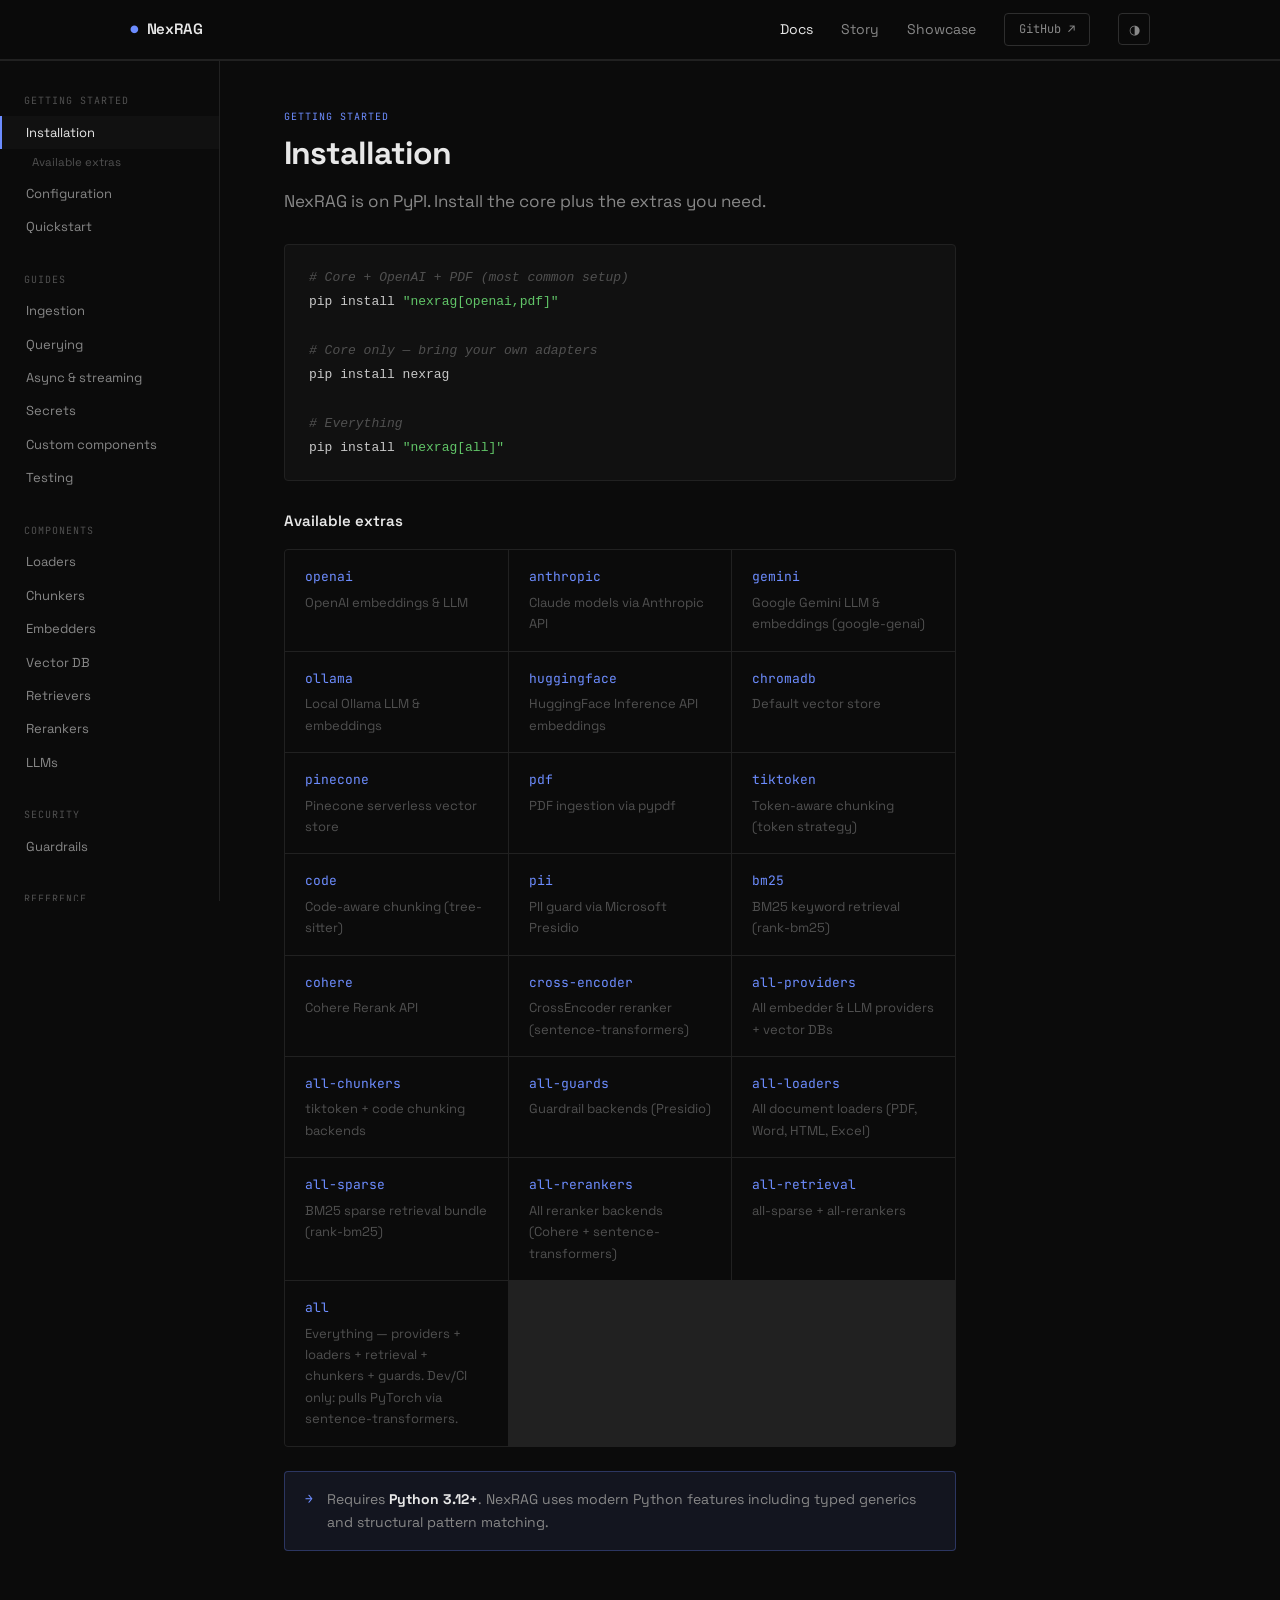
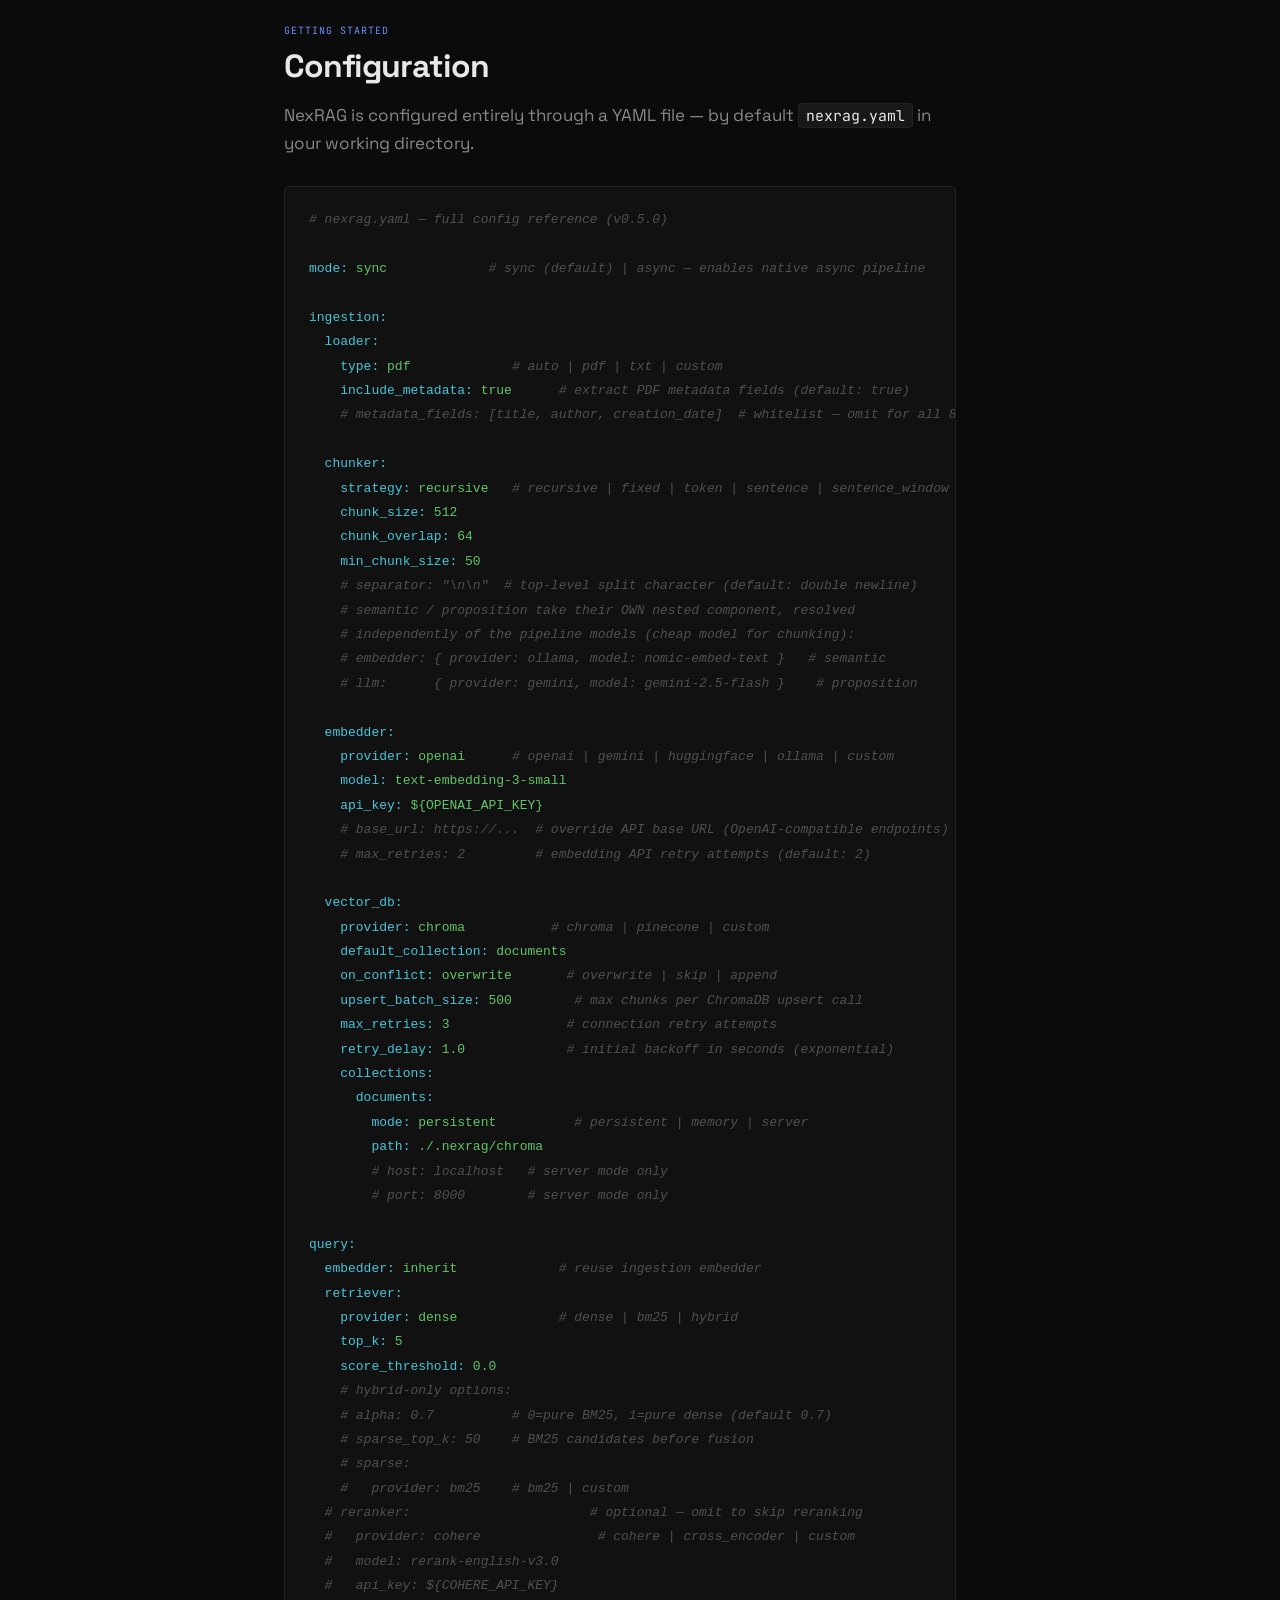
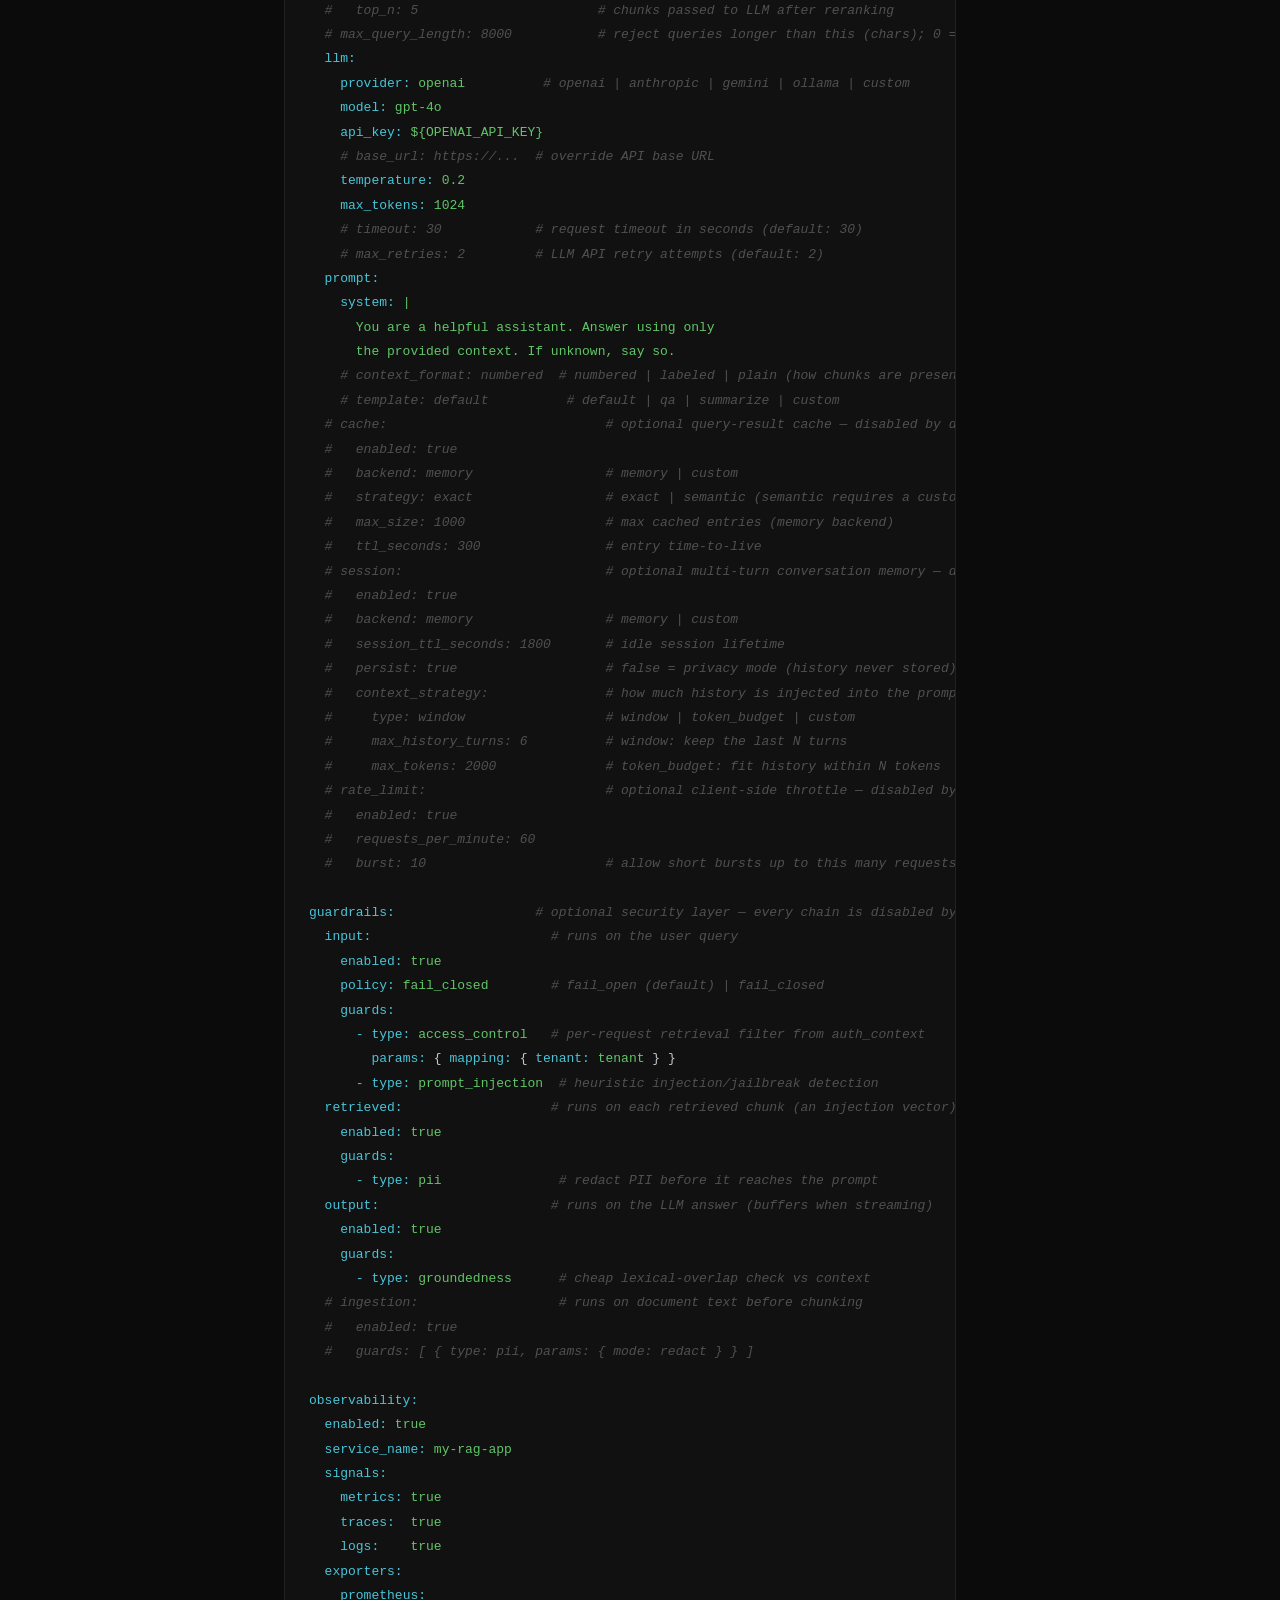
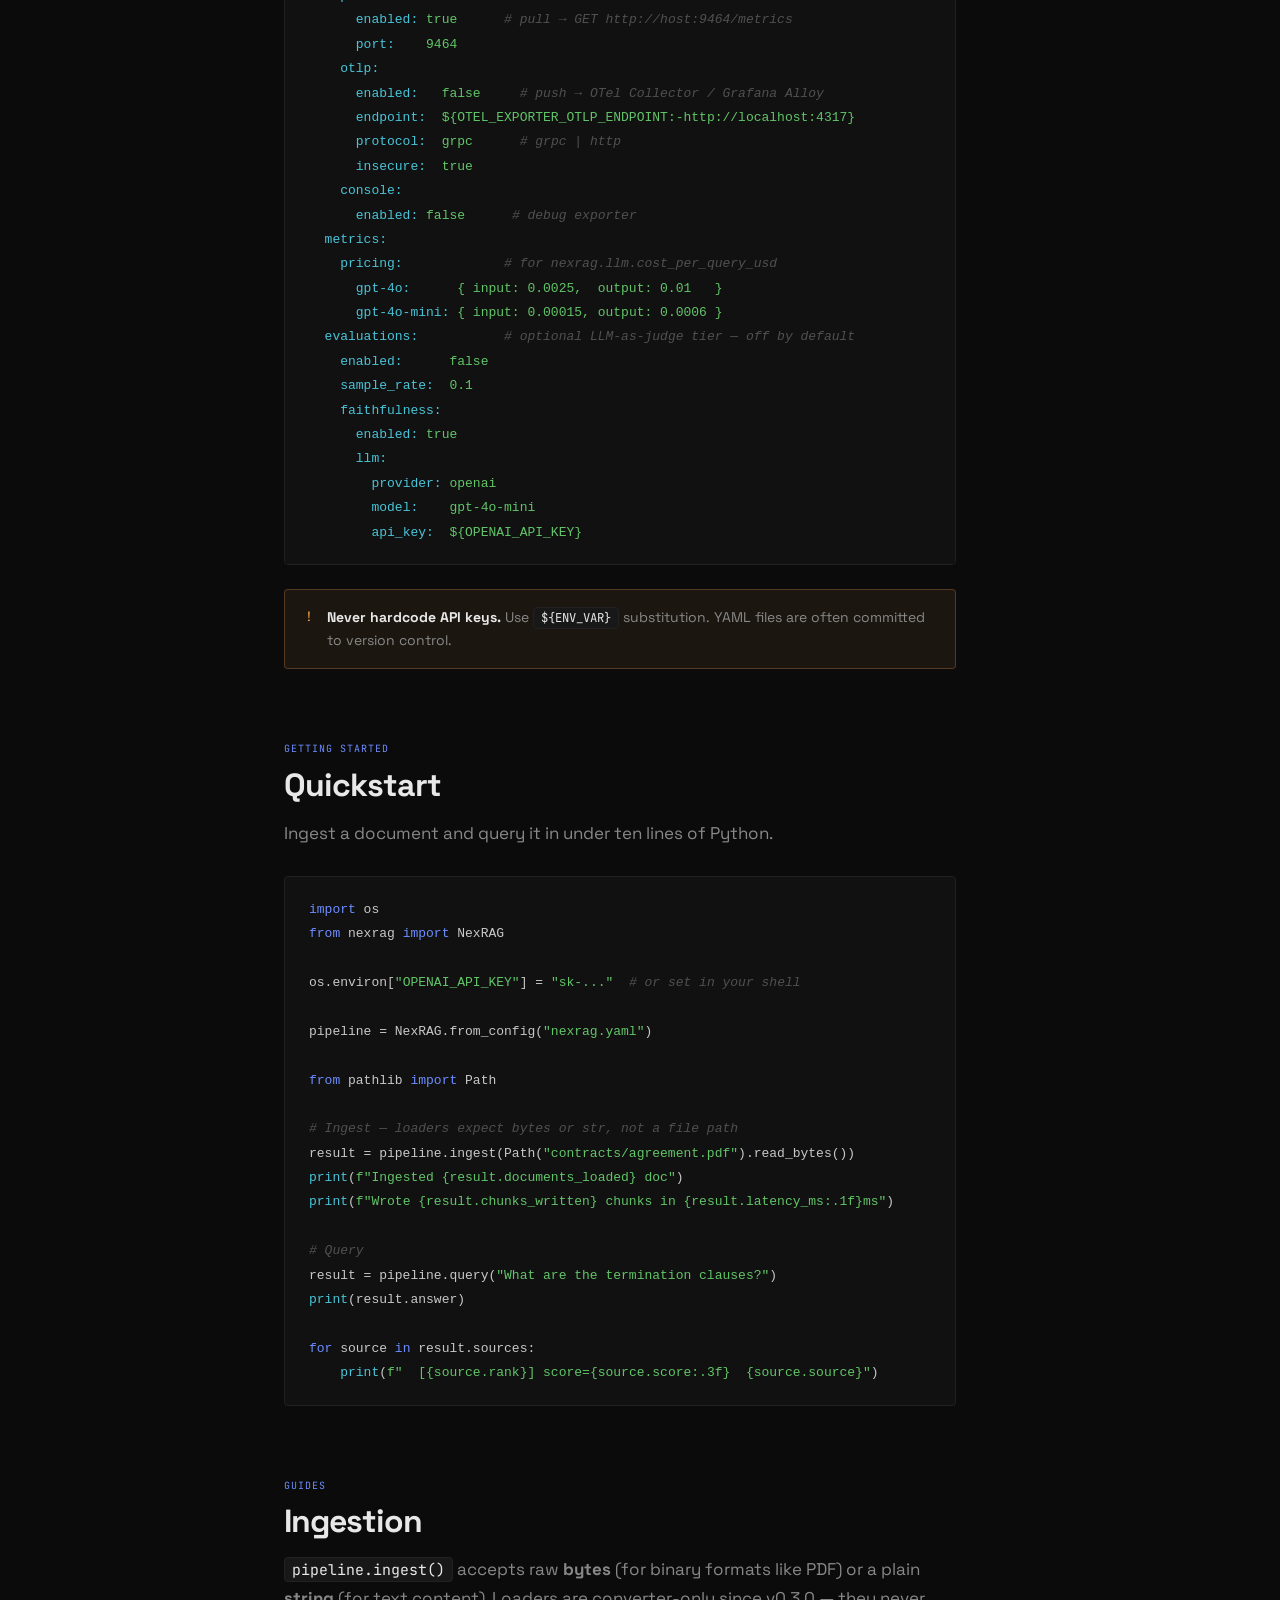
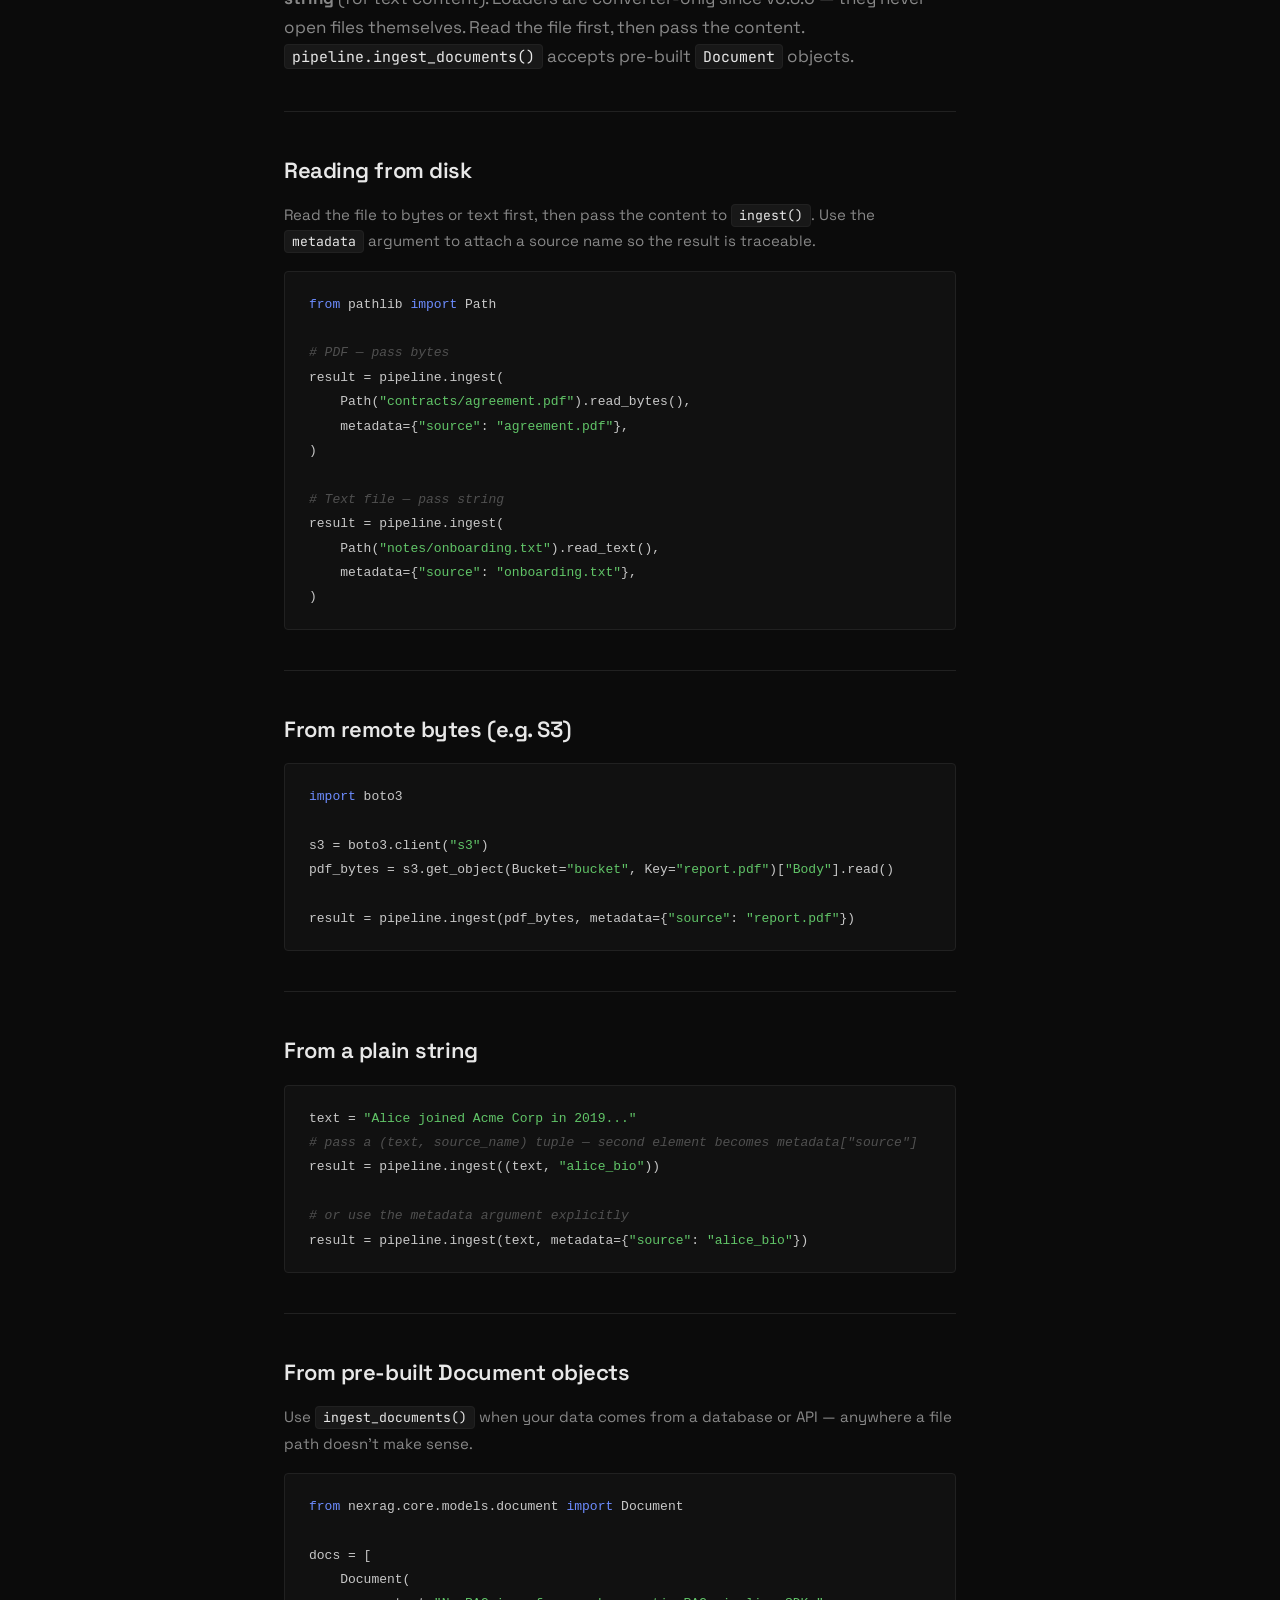
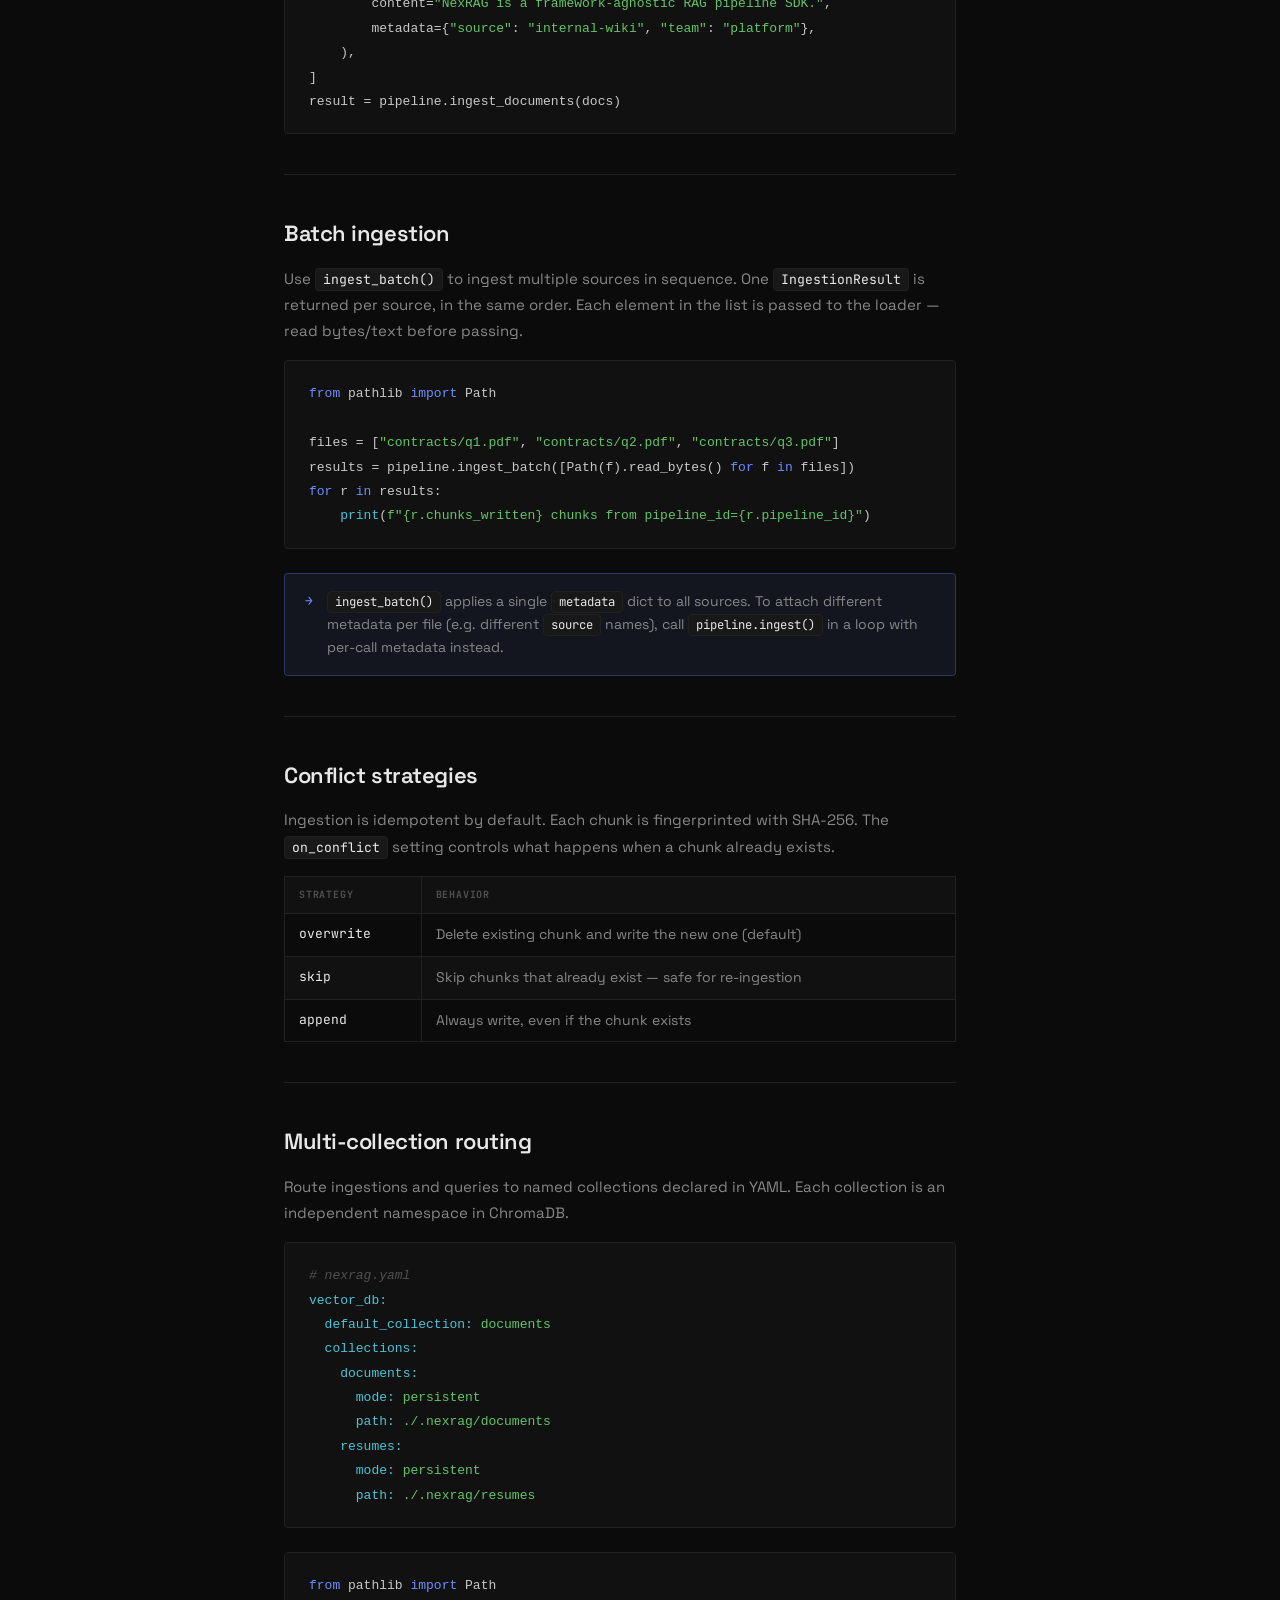
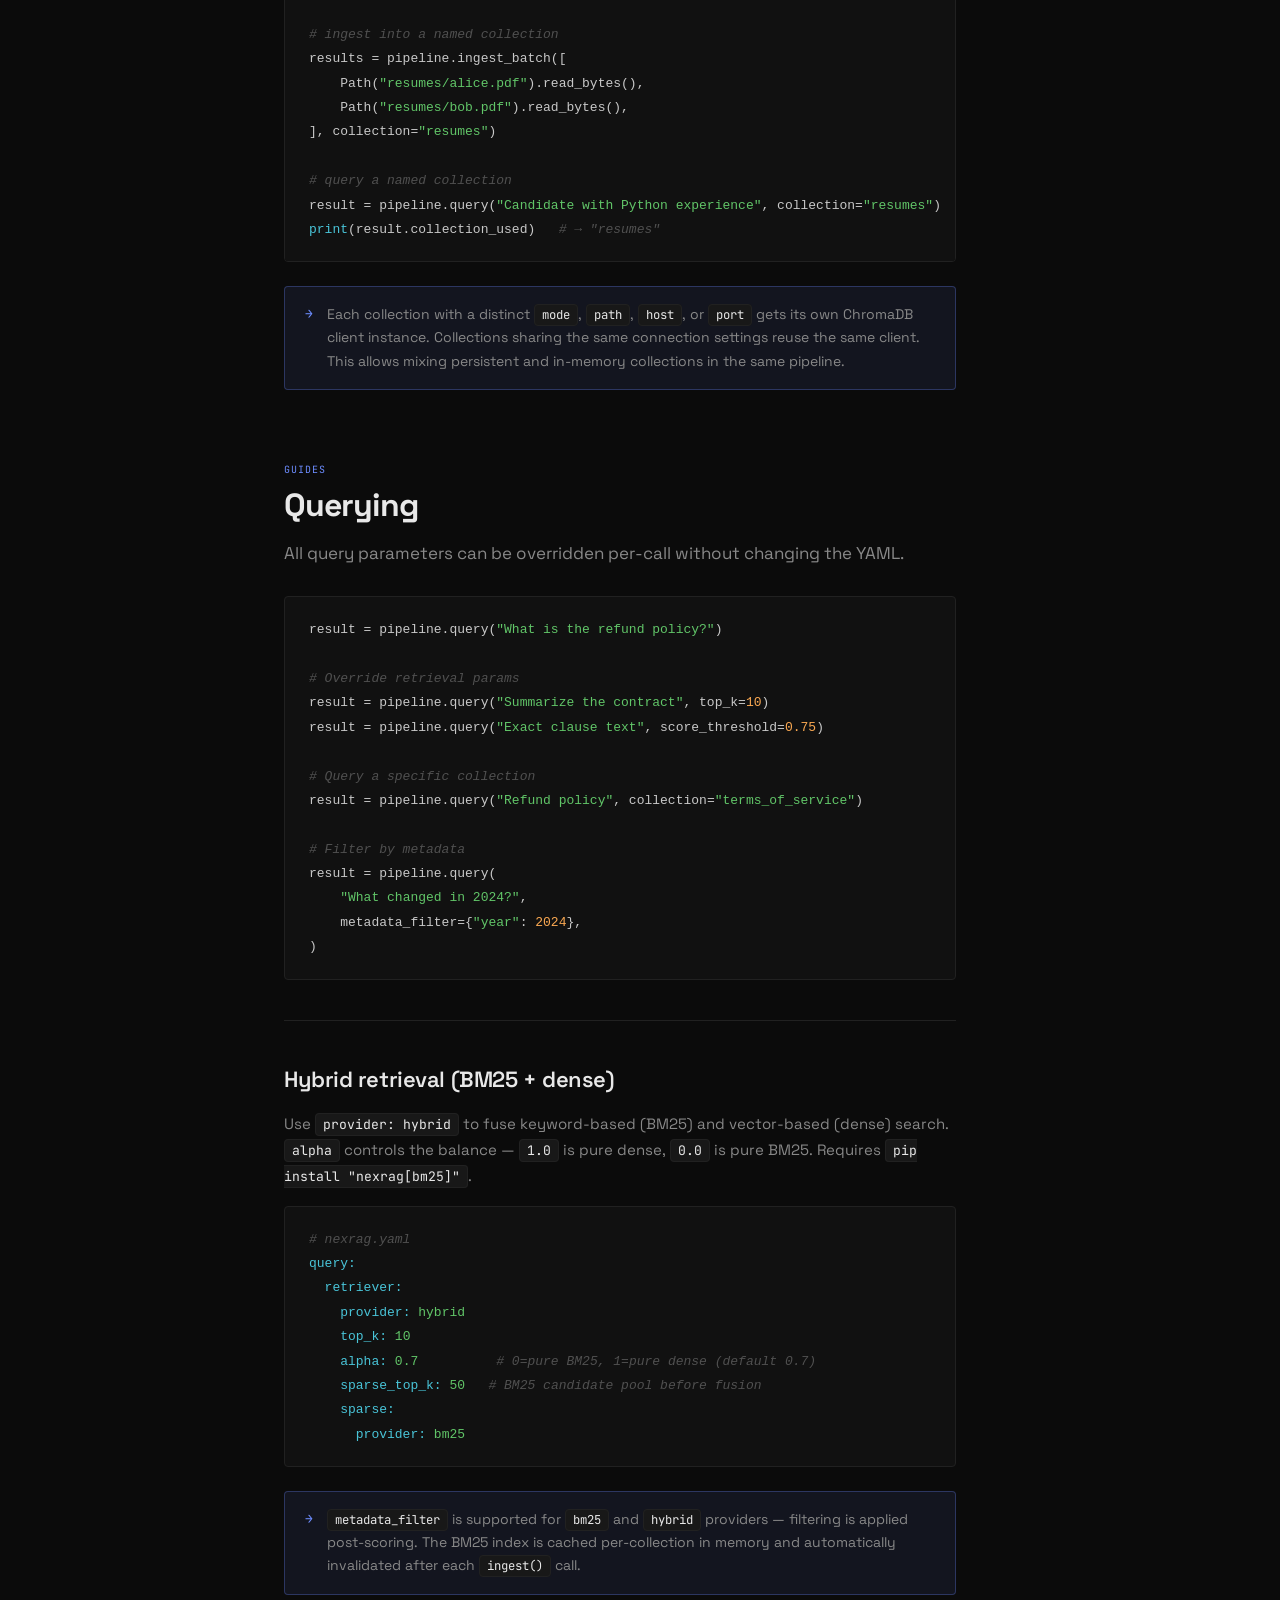
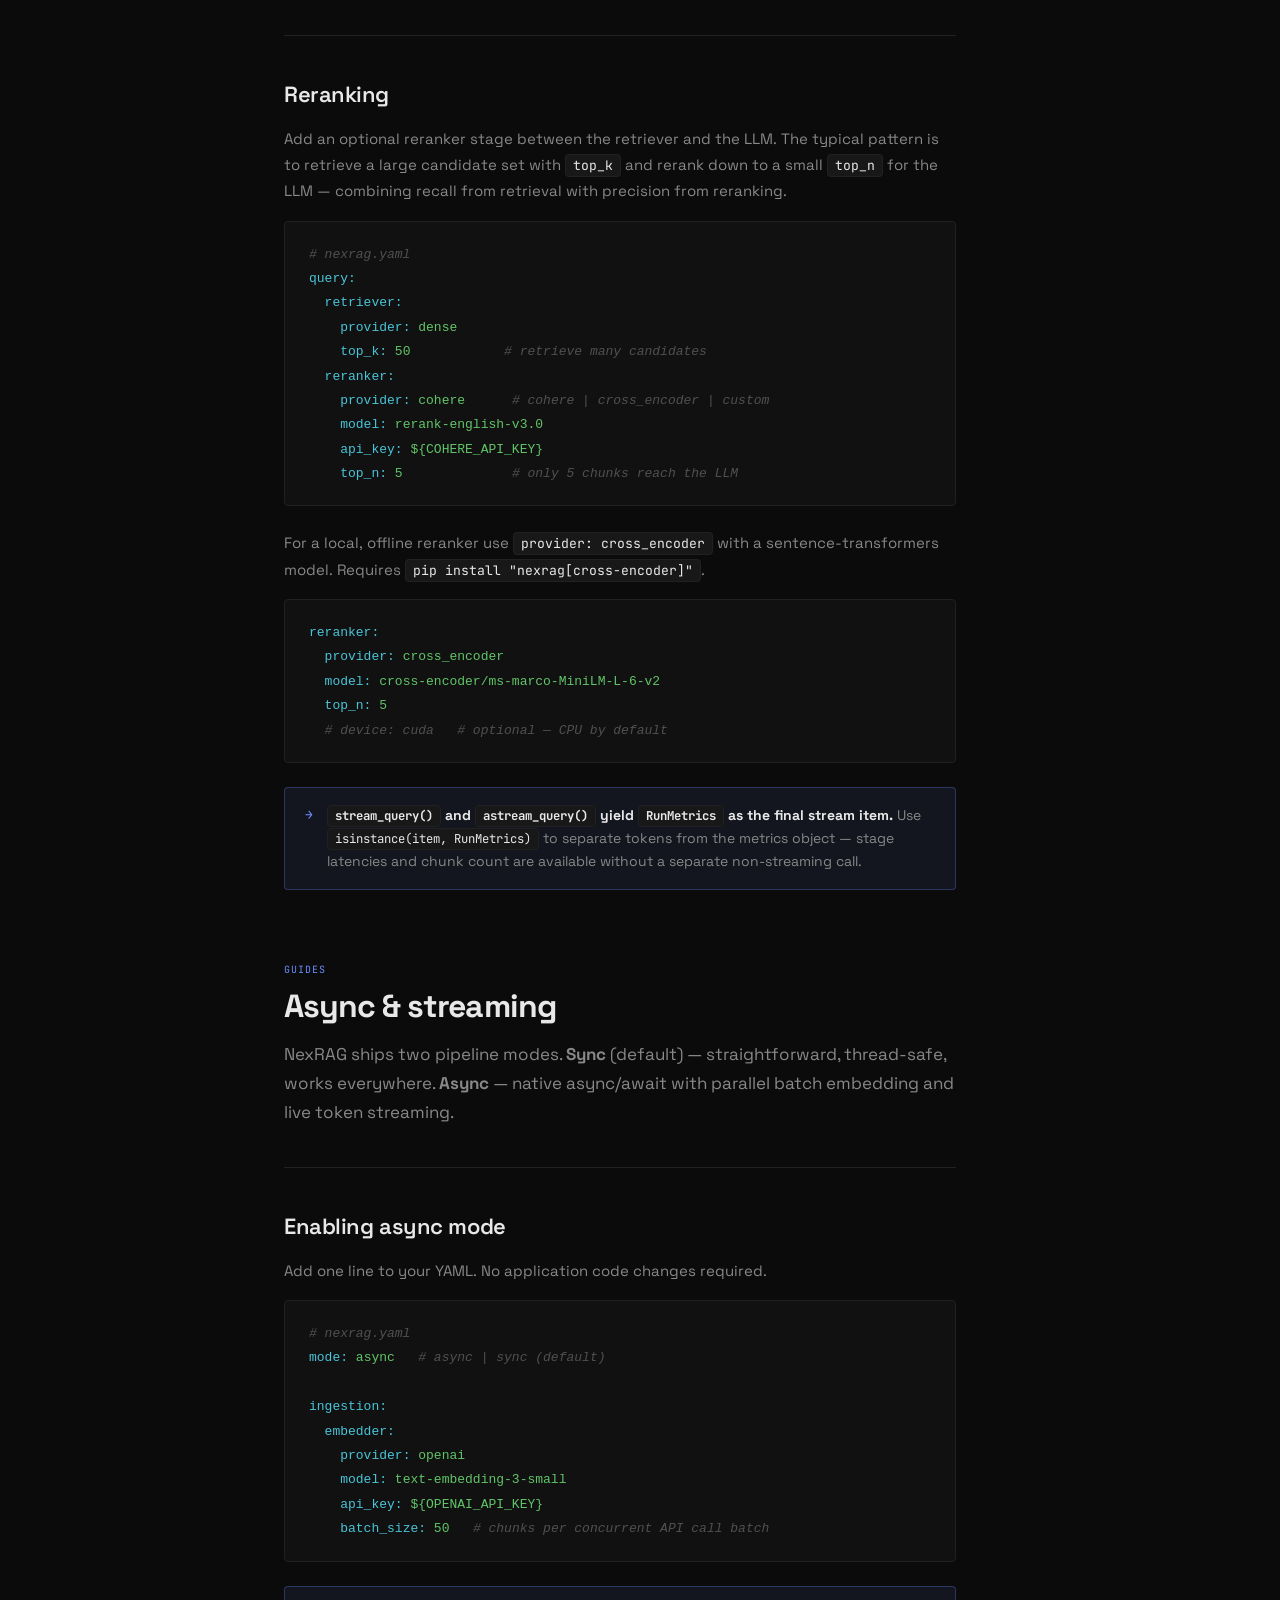
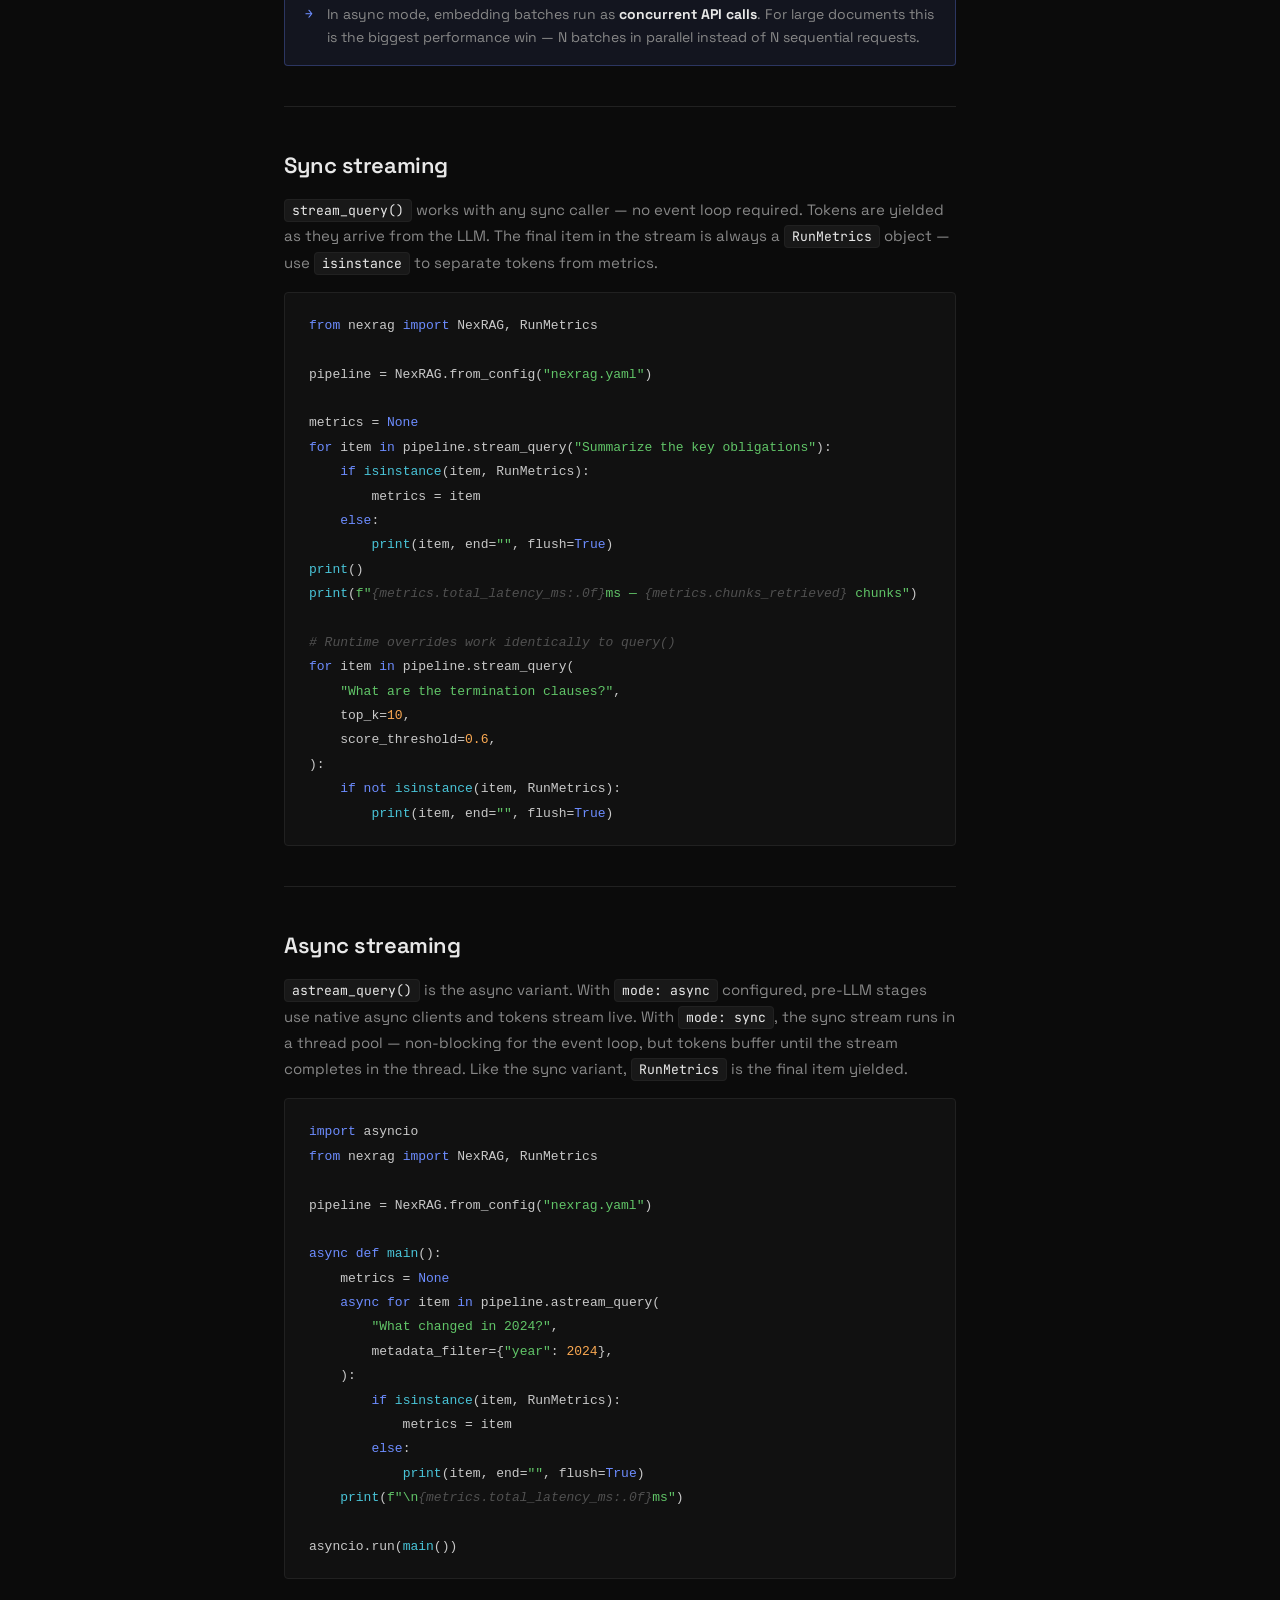
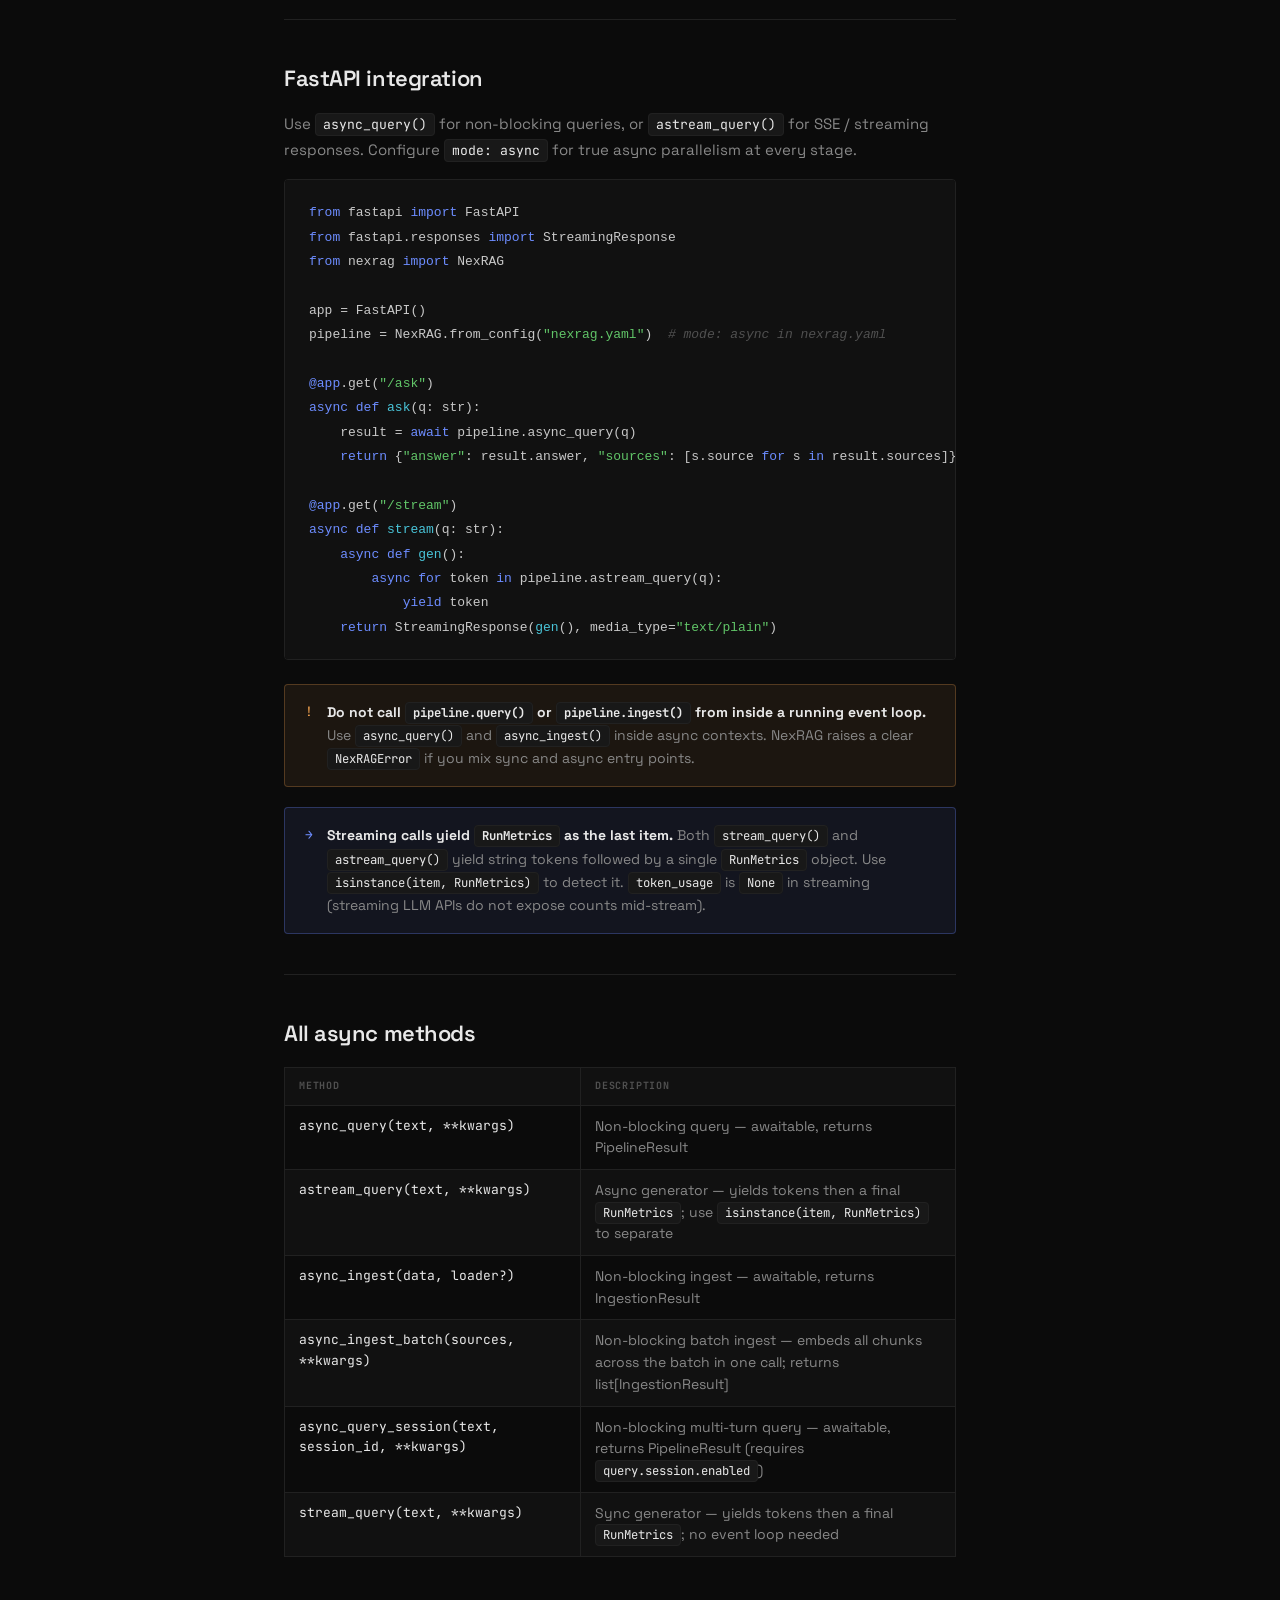
<file: docs/docs.html>
<!DOCTYPE html>
<html lang="en" data-theme="dark">
<head>
  <meta charset="UTF-8">
  <meta name="viewport" content="width=device-width, initial-scale=1.0">
  <title>Docs — NexRAG</title>
  <meta name="description" content="NexRAG documentation. Installation, configuration, quickstart, and API reference.">
  <script>(function(){var t=localStorage.getItem('nexrag-theme')||'dark';document.documentElement.setAttribute('data-theme',t)})();</script>
  <link rel="stylesheet" href="styles.css">
  <style>
    /* ── Docs layout ────────────────────────── */
    .docs-wrap {
      display: grid;
      grid-template-columns: 220px 1fr;
      min-height: calc(100vh - var(--nav-h));
      border-top: 1px solid var(--border);
    }

    /* sidebar */
    .docs-sidebar {
      position: sticky;
      top: var(--nav-h);
      height: calc(100vh - var(--nav-h));
      overflow-y: auto;
      border-right: 1px solid var(--border);
      padding: 32px 0 40px;
      scrollbar-width: thin;
      scrollbar-color: var(--border-2) transparent;
    }
    .sidebar-group { margin-bottom: 28px; }
    .sidebar-group-label {
      font-family: var(--mono);
      font-size: 10px;
      letter-spacing: 0.1em;
      text-transform: uppercase;
      color: var(--text-3);
      padding: 0 24px;
      margin-bottom: 6px;
    }
    .sidebar-link {
      display: block;
      font-size: 13px;
      color: var(--text-2);
      padding: 6px 24px;
      border-left: 2px solid transparent;
      transition: color 0.15s, border-color 0.15s, background 0.15s;
    }
    .sidebar-link:hover { color: var(--text); background: var(--bg-2); }
    .sidebar-link.active { color: var(--text); border-left-color: var(--accent); background: var(--bg-2); }

    /* accordion sub-nav */
    .sidebar-item { position: relative; }
    .sidebar-sub {
      max-height: 0;
      overflow: hidden;
      transition: max-height 0.22s ease;
    }
    .sidebar-item.open .sidebar-sub { max-height: 800px; }
    .sidebar-sub-link {
      display: block;
      font-size: 11.5px;
      color: var(--text-3);
      padding: 3px 8px 3px 32px;
      border-radius: 3px;
      text-decoration: none;
      transition: color 0.15s;
      white-space: nowrap;
      overflow: hidden;
      text-overflow: ellipsis;
      line-height: 1.9;
    }
    .sidebar-sub-link:hover { color: var(--text); }
    .sidebar-sub-link.active { color: var(--accent); font-weight: 500; }

    /* main content */
    .docs-main { padding: 48px 64px 80px; max-width: 800px; }

    /* ── Doc sections ───────────────────────── */
    .doc-section { margin-bottom: 72px; scroll-margin-top: 80px; }
    .doc-section:last-child { margin-bottom: 0; }

    .doc-label {
      font-family: var(--mono);
      font-size: 10px;
      letter-spacing: 0.1em;
      text-transform: uppercase;
      color: var(--accent);
      margin-bottom: 10px;
    }
    .doc-h1 {
      font-size: 32px;
      font-weight: 700;
      letter-spacing: -0.03em;
      line-height: 1.1;
      margin-bottom: 16px;
    }
    .doc-h2 {
      font-size: 22px;
      font-weight: 600;
      letter-spacing: -0.02em;
      margin: 40px 0 14px;
      padding-top: 40px;
      border-top: 1px solid var(--border);
    }
    .doc-h2:first-of-type { margin-top: 28px; padding-top: 0; border-top: none; }
    .doc-h3 {
      font-size: 15px;
      font-weight: 600;
      margin: 28px 0 10px;
    }
    .doc-p {
      font-size: 15px;
      color: var(--text-2);
      line-height: 1.75;
      margin-bottom: 16px;
    }
    .doc-p strong { color: var(--text); font-weight: 600; }
    .doc-p:last-child { margin-bottom: 0; }
    .doc-lead {
      font-size: 17px;
      color: var(--text-2);
      line-height: 1.7;
      margin-bottom: 28px;
    }

    pre.doc-code {
      background: var(--bg-2);
      border: 1px solid var(--border);
      border-radius: var(--r);
      padding: 20px 24px;
      overflow-x: auto;
      font-family: var(--mono);
      font-size: 13px;
      line-height: 1.8;
      margin: 16px 0 24px;
    }
    pre.doc-code code { color: #c8c8c8; }

    /* callout */
    .callout {
      display: flex;
      gap: 14px;
      padding: 16px 20px;
      background: var(--accent-dim);
      border: 1px solid var(--accent-border);
      border-radius: var(--r);
      margin: 20px 0;
    }
    .callout-icon { color: var(--accent); font-family: var(--mono); font-size: 13px; flex-shrink: 0; }
    .callout p { font-size: 14px; color: var(--text-2); line-height: 1.65; margin: 0; }
    .callout p strong { color: var(--text); }

    .callout.warn {
      background: oklch(80% 0.14 65 / 0.07);
      border-color: oklch(80% 0.14 65 / 0.25);
    }
    .callout.warn .callout-icon { color: var(--amber); }

    /* table */
    .doc-table {
      width: 100%;
      border-collapse: collapse;
      margin: 16px 0 24px;
      font-size: 14px;
    }
    .doc-table th {
      text-align: left;
      font-family: var(--mono);
      font-size: 10px;
      letter-spacing: 0.08em;
      text-transform: uppercase;
      color: var(--text-3);
      padding: 10px 14px;
      background: var(--bg-2);
      border: 1px solid var(--border);
    }
    .doc-table td {
      padding: 10px 14px;
      border: 1px solid var(--border);
      color: var(--text-2);
      vertical-align: top;
      line-height: 1.55;
    }
    .doc-table td:first-child { color: var(--text); font-family: var(--mono); font-size: 13px; }
    .doc-table tr:nth-child(even) td { background: var(--bg-2); }

    /* extras grid */
    .extras-grid {
      display: grid;
      grid-template-columns: repeat(3, 1fr);
      gap: 1px;
      background: var(--border);
      border: 1px solid var(--border);
      border-radius: var(--r);
      overflow: hidden;
      margin: 16px 0 24px;
    }
    .extra-cell {
      background: var(--bg);
      padding: 16px 20px;
    }
    .extra-name { font-family: var(--mono); font-size: 13px; color: var(--accent); margin-bottom: 4px; }
    .extra-desc { font-size: 13px; color: var(--text-3); }

    /* result fields table variant */
    .field-table { width: 100%; border-collapse: collapse; margin: 12px 0 24px; font-size: 14px; }
    .field-table th {
      text-align: left; font-family: var(--mono); font-size: 10px;
      letter-spacing: 0.08em; text-transform: uppercase; color: var(--text-3);
      padding: 8px 12px; border-bottom: 1px solid var(--border);
    }
    .field-table td { padding: 9px 12px; border-bottom: 1px solid var(--border); color: var(--text-2); vertical-align: top; }
    .field-table td:first-child { font-family: var(--mono); font-size: 13px; color: var(--green); width: 160px; }
    .field-table td:nth-child(2) { color: var(--cyan); font-family: var(--mono); font-size: 13px; width: 140px; }

    /* changelog */
    .cl-ver-bar {
      display: flex; gap: 0;
      border-bottom: 1px solid var(--border);
      margin: 4px 0 32px;
    }
    .cl-vtab {
      display: flex; align-items: center; gap: 8px;
      padding: 9px 18px 11px;
      font-family: var(--mono); font-size: 13px; color: var(--text-3);
      cursor: pointer; border: none;
      border-bottom: 2px solid transparent;
      background: none; margin-bottom: -1px;
      transition: color 0.15s;
    }
    .cl-vtab.active { color: var(--text); border-bottom-color: var(--accent); }
    .cl-vtab-latest {
      font-size: 9px; padding: 1px 7px; border-radius: 2px;
      background: oklch(74% 0.16 145 / 0.1); color: var(--green);
      border: 1px solid oklch(74% 0.16 145 / 0.22);
      font-family: var(--mono);
    }
    .cl-panel { display: none; }
    .cl-panel.active { display: block; }
    .cl-meta {
      display: flex; align-items: baseline; gap: 16px;
      padding-bottom: 14px; border-bottom: 1px solid var(--border);
      margin-bottom: 20px;
    }
    .cl-ver-name {
      font-family: var(--mono); font-size: 20px;
      font-weight: 700; color: var(--text); letter-spacing: -0.02em;
    }
    .cl-date {
      font-family: var(--mono); font-size: 12px; color: var(--text-3);
    }
    .cl-summary {
      font-size: 14px; color: var(--text-2);
      line-height: 1.7; margin-bottom: 24px;
    }
    .cl-table { width: 100%; border-collapse: collapse; }
    .cl-table tr { border-bottom: 1px solid var(--border); }
    .cl-table tr:last-child { border-bottom: none; }
    .cl-table td {
      padding: 9px 0; vertical-align: top;
      font-size: 14px; color: var(--text-2); line-height: 1.6;
    }
    .cl-table td:first-child { width: 106px; padding-right: 16px; }
    .cl-cat {
      display: inline-block;
      font-family: var(--mono); font-size: 10px; color: var(--text-3);
      background: var(--bg-3); border: 1px solid var(--border-2);
      padding: 2px 0; border-radius: 2px;
      width: 90px; text-align: center;
      white-space: nowrap; letter-spacing: 0.02em;
    }
    .cl-empty {
      padding: 40px 0; color: var(--text-3);
      font-size: 14px; font-family: var(--mono);
    }

    /* mobile menu */
    .docs-mobile-nav {
      display: none;
      padding: 12px 20px;
      border-bottom: 1px solid var(--border);
      background: var(--bg-2);
    }
    .docs-mobile-select {
      width: 100%;
      background: var(--bg-3);
      border: 1px solid var(--border-2);
      color: var(--text);
      font-family: var(--mono);
      font-size: 13px;
      padding: 8px 12px;
      border-radius: var(--r);
    }

    /* ── Responsive ─────────────────────────── */
    @media (max-width: 900px) {
      .docs-wrap { grid-template-columns: 1fr; }
      .docs-sidebar { display: none; }
      .docs-mobile-nav { display: block; }
      .docs-main { padding: 32px 20px 60px; max-width: 100%; }
      .extras-grid { grid-template-columns: 1fr 1fr; }
      .doc-h2 { font-size: 20px; }
    }
    @media (max-width: 540px) {
      .extras-grid { grid-template-columns: 1fr; }
    }
  </style>
</head>
<body>

  <nav class="nav">
    <div class="nav-inner">
      <a href="index.html" class="nav-logo">
        <span class="logo-dot">●</span>NexRAG
      </a>
      <div class="nav-links">
        <!-- architecture.html exists but is not ready — link hidden until v1 -->
        <a href="docs.html" class="active">Docs</a>
        <a href="story.html">Story</a>
        <a href="showcase.html">Showcase</a>
        <a href="https://github.com/kevinrawal/nexrag" target="_blank" class="nav-gh">GitHub ↗</a>
        <button class="theme-btn" id="themeBtn" title="Toggle theme">◑</button>
      </div>
    </div>
  </nav>

  <!-- mobile nav -->
  <div class="docs-mobile-nav">
    <select class="docs-mobile-select" onchange="location.hash=this.value">
      <optgroup label="Getting started">
        <option value="#installation">Installation</option>
        <option value="#configuration">Configuration</option>
        <option value="#quickstart">Quickstart</option>
      </optgroup>
      <optgroup label="Guides">
        <option value="#ingestion">Ingestion</option>
        <option value="#querying">Querying</option>
        <option value="#async">Async &amp; streaming</option>
        <option value="#secrets">Secrets</option>
        <option value="#custom">Custom components</option>
        <option value="#testing">Testing</option>
      </optgroup>
      <optgroup label="Components">
        <option value="#loaders">Loaders</option>
        <option value="#chunkers">Chunkers</option>
        <option value="#embedders">Embedders</option>
        <option value="#vector-dbs">Vector DB</option>
        <option value="#retrievers">Retrievers</option>
        <option value="#rerankers">Rerankers</option>
        <option value="#llms">LLMs</option>
      </optgroup>
      <optgroup label="Security">
        <option value="#guardrails">Guardrails</option>
      </optgroup>
      <optgroup label="Reference">
        <option value="#api">API reference</option>
        <option value="#changelog">Changelog</option>
      </optgroup>
    </select>
  </div>

  <div class="docs-wrap">

    <!-- ── Sidebar ─────────────────────────── -->
    <aside class="docs-sidebar">
      <div class="sidebar-group">
        <div class="sidebar-group-label">Getting started</div>
        <div class="sidebar-item" data-section="installation">
          <a href="#installation" class="sidebar-link active">Installation</a>
          <div class="sidebar-sub">
            <a href="#install-extras" class="sidebar-sub-link">Available extras</a>
          </div>
        </div>
        <div class="sidebar-item" data-section="configuration">
          <a href="#configuration" class="sidebar-link">Configuration</a>
          <div class="sidebar-sub">
            <a href="#config-reference" class="sidebar-sub-link">Config reference YAML</a>
          </div>
        </div>
        <a href="#quickstart" class="sidebar-link">Quickstart</a>
      </div>
      <div class="sidebar-group">
        <div class="sidebar-group-label">Guides</div>
        <div class="sidebar-item" data-section="ingestion">
          <a href="#ingestion" class="sidebar-link">Ingestion</a>
          <div class="sidebar-sub">
            <a href="#ingest-file"        class="sidebar-sub-link">From a file / bytes / string</a>
            <a href="#ingest-documents"   class="sidebar-sub-link">Pre-built Documents</a>
            <a href="#ingest-batch"       class="sidebar-sub-link">Batch ingestion</a>
            <a href="#ingest-conflict"    class="sidebar-sub-link">Conflict strategies</a>
            <a href="#ingest-collections" class="sidebar-sub-link">Multi-collection routing</a>
          </div>
        </div>
        <div class="sidebar-item" data-section="querying">
          <a href="#querying" class="sidebar-link">Querying</a>
          <div class="sidebar-sub">
            <a href="#query-hybrid"   class="sidebar-sub-link">Hybrid retrieval</a>
            <a href="#query-reranking" class="sidebar-sub-link">Reranking</a>
          </div>
        </div>
        <div class="sidebar-item" data-section="async">
          <a href="#async" class="sidebar-link">Async &amp; streaming</a>
          <div class="sidebar-sub">
            <a href="#async-enable"      class="sidebar-sub-link">Enabling async mode</a>
            <a href="#async-sync-stream" class="sidebar-sub-link">Sync streaming</a>
            <a href="#async-astream"     class="sidebar-sub-link">Async streaming</a>
            <a href="#async-fastapi"     class="sidebar-sub-link">FastAPI integration</a>
          </div>
        </div>
        <a href="#secrets" class="sidebar-link">Secrets</a>
        <div class="sidebar-item" data-section="custom">
          <a href="#custom" class="sidebar-link">Custom components</a>
          <div class="sidebar-sub">
            <a href="#custom-embedder"   class="sidebar-sub-link">Custom embedder example</a>
            <a href="#custom-interfaces" class="sidebar-sub-link">Available interfaces</a>
          </div>
        </div>
        <div class="sidebar-item" data-section="testing">
          <a href="#testing" class="sidebar-link">Testing</a>
          <div class="sidebar-sub">
            <a href="#testing-memory" class="sidebar-sub-link">Memory mode (ChromaDB)</a>
            <a href="#testing-mocks"  class="sidebar-sub-link">Mock embedder &amp; LLM</a>
          </div>
        </div>
      </div>
      <div class="sidebar-group">
        <div class="sidebar-group-label">Components</div>
        <div class="sidebar-item" data-section="loaders">
          <a href="#loaders" class="sidebar-link">Loaders</a>
          <div class="sidebar-sub">
            <a href="#loader-auto"   class="sidebar-sub-link">Auto-detect</a>
            <a href="#loader-pdf"    class="sidebar-sub-link">PDF</a>
            <a href="#loader-text"   class="sidebar-sub-link">Plain text</a>
            <a href="#loader-custom" class="sidebar-sub-link">Custom loader</a>
          </div>
        </div>
        <div class="sidebar-item" data-section="chunkers">
          <a href="#chunkers" class="sidebar-link">Chunkers</a>
          <div class="sidebar-sub">
            <a href="#chunker-recursive"  class="sidebar-sub-link">Recursive</a>
            <a href="#chunker-fixed"      class="sidebar-sub-link">Fixed</a>
            <a href="#chunker-production" class="sidebar-sub-link">Production strategies</a>
            <a href="#chunker-custom"     class="sidebar-sub-link">Custom chunker</a>
          </div>
        </div>
        <div class="sidebar-item" data-section="embedders">
          <a href="#embedders" class="sidebar-link">Embedders</a>
          <div class="sidebar-sub">
            <a href="#embedder-openai"       class="sidebar-sub-link">OpenAI</a>
            <a href="#embedder-gemini"       class="sidebar-sub-link">Gemini</a>
            <a href="#embedder-huggingface"  class="sidebar-sub-link">HuggingFace</a>
            <a href="#embedder-ollama"       class="sidebar-sub-link">Ollama</a>
            <a href="#embedder-custom"       class="sidebar-sub-link">Custom embedder</a>
          </div>
        </div>
        <div class="sidebar-item" data-section="vector-dbs">
          <a href="#vector-dbs" class="sidebar-link">Vector DB</a>
          <div class="sidebar-sub">
            <a href="#vdb-chroma"   class="sidebar-sub-link">ChromaDB</a>
            <a href="#vdb-pinecone" class="sidebar-sub-link">Pinecone</a>
            <a href="#vdb-custom"   class="sidebar-sub-link">Custom vector DB</a>
          </div>
        </div>
        <div class="sidebar-item" data-section="retrievers">
          <a href="#retrievers" class="sidebar-link">Retrievers</a>
          <div class="sidebar-sub">
            <a href="#retriever-dense"   class="sidebar-sub-link">Dense</a>
            <a href="#retriever-sparse"  class="sidebar-sub-link">Sparse (BM25)</a>
            <a href="#retriever-hybrid"  class="sidebar-sub-link">Hybrid</a>
            <a href="#retriever-custom"  class="sidebar-sub-link">Custom retriever</a>
          </div>
        </div>
        <div class="sidebar-item" data-section="rerankers">
          <a href="#rerankers" class="sidebar-link">Rerankers</a>
          <div class="sidebar-sub">
            <a href="#reranker-cohere" class="sidebar-sub-link">Cohere</a>
            <a href="#reranker-cross"  class="sidebar-sub-link">CrossEncoder</a>
            <a href="#reranker-custom" class="sidebar-sub-link">Custom reranker</a>
          </div>
        </div>
        <div class="sidebar-item" data-section="llms">
          <a href="#llms" class="sidebar-link">LLMs</a>
          <div class="sidebar-sub">
            <a href="#llm-openai"    class="sidebar-sub-link">OpenAI</a>
            <a href="#llm-anthropic" class="sidebar-sub-link">Anthropic</a>
            <a href="#llm-gemini"    class="sidebar-sub-link">Gemini</a>
            <a href="#llm-ollama"    class="sidebar-sub-link">Ollama</a>
            <a href="#llm-custom"    class="sidebar-sub-link">Custom LLM</a>
          </div>
        </div>
      </div>
      <div class="sidebar-group">
        <div class="sidebar-group-label">Security</div>
        <a href="#guardrails" class="sidebar-link">Guardrails</a>
      </div>
      <div class="sidebar-group">
        <div class="sidebar-group-label">Reference</div>
        <div class="sidebar-item" data-section="api">
          <a href="#api" class="sidebar-link">API reference</a>
          <div class="sidebar-sub">
            <a href="#api-ingestion" class="sidebar-sub-link">IngestionResult</a>
            <a href="#api-pipeline"  class="sidebar-sub-link">PipelineResult</a>
            <a href="#api-metrics"   class="sidebar-sub-link">RunMetrics</a>
            <a href="#api-source"    class="sidebar-sub-link">Source</a>
          </div>
        </div>
        <a href="#changelog" class="sidebar-link">Changelog</a>
      </div>
    </aside>

    <!-- ── Main content ────────────────────── -->
    <main class="docs-main">

      <!-- ── Installation ─────────────────── -->
      <div class="doc-section" id="installation">
        <div class="doc-label">Getting started</div>
        <h1 class="doc-h1">Installation</h1>
        <p class="doc-lead">NexRAG is on PyPI. Install the core plus the extras you need.</p>

        <pre class="doc-code"><code><span class="cmt"># Core + OpenAI + PDF (most common setup)</span>
pip install <span class="str">"nexrag[openai,pdf]"</span>

<span class="cmt"># Core only — bring your own adapters</span>
pip install nexrag

<span class="cmt"># Everything</span>
pip install <span class="str">"nexrag[all]"</span></code></pre>

        <div id="install-extras" data-sub-anchor="install-extras" class="doc-h3">Available extras</div>
        <div class="extras-grid">
          <div class="extra-cell"><div class="extra-name">openai</div><div class="extra-desc">OpenAI embeddings &amp; LLM</div></div>
          <div class="extra-cell"><div class="extra-name">anthropic</div><div class="extra-desc">Claude models via Anthropic API</div></div>
          <div class="extra-cell"><div class="extra-name">gemini</div><div class="extra-desc">Google Gemini LLM &amp; embeddings (google-genai)</div></div>
          <div class="extra-cell"><div class="extra-name">ollama</div><div class="extra-desc">Local Ollama LLM &amp; embeddings</div></div>
          <div class="extra-cell"><div class="extra-name">huggingface</div><div class="extra-desc">HuggingFace Inference API embeddings</div></div>
          <div class="extra-cell"><div class="extra-name">chromadb</div><div class="extra-desc">Default vector store</div></div>
          <div class="extra-cell"><div class="extra-name">pinecone</div><div class="extra-desc">Pinecone serverless vector store</div></div>
          <div class="extra-cell"><div class="extra-name">pdf</div><div class="extra-desc">PDF ingestion via pypdf</div></div>
          <div class="extra-cell"><div class="extra-name">tiktoken</div><div class="extra-desc">Token-aware chunking (token strategy)</div></div>
          <div class="extra-cell"><div class="extra-name">code</div><div class="extra-desc">Code-aware chunking (tree-sitter)</div></div>
          <div class="extra-cell"><div class="extra-name">pii</div><div class="extra-desc">PII guard via Microsoft Presidio</div></div>
          <div class="extra-cell"><div class="extra-name">bm25</div><div class="extra-desc">BM25 keyword retrieval (rank-bm25)</div></div>
          <div class="extra-cell"><div class="extra-name">cohere</div><div class="extra-desc">Cohere Rerank API</div></div>
          <div class="extra-cell"><div class="extra-name">cross-encoder</div><div class="extra-desc">CrossEncoder reranker (sentence-transformers)</div></div>
          <div class="extra-cell"><div class="extra-name">all-providers</div><div class="extra-desc">All embedder &amp; LLM providers + vector DBs</div></div>
          <div class="extra-cell"><div class="extra-name">all-chunkers</div><div class="extra-desc">tiktoken + code chunking backends</div></div>
          <div class="extra-cell"><div class="extra-name">all-guards</div><div class="extra-desc">Guardrail backends (Presidio)</div></div>
          <div class="extra-cell"><div class="extra-name">all-loaders</div><div class="extra-desc">All document loaders (PDF, Word, HTML, Excel)</div></div>
          <div class="extra-cell"><div class="extra-name">all-sparse</div><div class="extra-desc">BM25 sparse retrieval bundle (rank-bm25)</div></div>
          <div class="extra-cell"><div class="extra-name">all-rerankers</div><div class="extra-desc">All reranker backends (Cohere + sentence-transformers)</div></div>
          <div class="extra-cell"><div class="extra-name">all-retrieval</div><div class="extra-desc">all-sparse + all-rerankers</div></div>
          <div class="extra-cell"><div class="extra-name">all</div><div class="extra-desc">Everything — providers + loaders + retrieval + chunkers + guards. Dev/CI only: pulls PyTorch via sentence-transformers.</div></div>
        </div>

        <div class="callout">
          <div class="callout-icon">→</div>
          <p>Requires <strong>Python 3.12+</strong>. NexRAG uses modern Python features including typed generics and structural pattern matching.</p>
        </div>
      </div>

      <!-- ── Configuration ────────────────── -->
      <div class="doc-section" id="configuration">
        <div class="doc-label">Getting started</div>
        <h1 class="doc-h1">Configuration</h1>
        <p class="doc-lead">NexRAG is configured entirely through a YAML file — by default <code>nexrag.yaml</code> in your working directory.</p>

        <div id="config-reference" data-sub-anchor="config-reference" style="scroll-margin-top:80px"></div>
        <pre class="doc-code"><code><span class="yml-cmt"># nexrag.yaml — full config reference (v0.5.0)</span>

<span class="key">mode:</span> <span class="val">sync</span>             <span class="yml-cmt"># sync (default) | async — enables native async pipeline</span>

<span class="key">ingestion:</span>
  <span class="key">loader:</span>
    <span class="key">type:</span> <span class="val">pdf</span>             <span class="yml-cmt"># auto | pdf | txt | custom</span>
    <span class="key">include_metadata:</span> <span class="val">true</span>      <span class="yml-cmt"># extract PDF metadata fields (default: true)</span>
    <span class="yml-cmt"># metadata_fields: [title, author, creation_date]  # whitelist — omit for all 8</span>

  <span class="key">chunker:</span>
    <span class="key">strategy:</span> <span class="val">recursive</span>   <span class="yml-cmt"># recursive | fixed | token | sentence | sentence_window | markdown | code | semantic | proposition | custom</span>
    <span class="key">chunk_size:</span> <span class="val">512</span>
    <span class="key">chunk_overlap:</span> <span class="val">64</span>
    <span class="key">min_chunk_size:</span> <span class="val">50</span>
    <span class="yml-cmt"># separator: "\n\n"  # top-level split character (default: double newline)</span>
    <span class="yml-cmt"># semantic / proposition take their OWN nested component, resolved</span>
    <span class="yml-cmt"># independently of the pipeline models (cheap model for chunking):</span>
    <span class="yml-cmt"># embedder: { provider: ollama, model: nomic-embed-text }   # semantic</span>
    <span class="yml-cmt"># llm:      { provider: gemini, model: gemini-2.5-flash }    # proposition</span>

  <span class="key">embedder:</span>
    <span class="key">provider:</span> <span class="val">openai</span>      <span class="yml-cmt"># openai | gemini | huggingface | ollama | custom</span>
    <span class="key">model:</span> <span class="val">text-embedding-3-small</span>
    <span class="key">api_key:</span> <span class="val">${OPENAI_API_KEY}</span>
    <span class="yml-cmt"># base_url: https://...  # override API base URL (OpenAI-compatible endpoints)</span>
    <span class="yml-cmt"># max_retries: 2         # embedding API retry attempts (default: 2)</span>

  <span class="key">vector_db:</span>
    <span class="key">provider:</span> <span class="val">chroma</span>           <span class="yml-cmt"># chroma | pinecone | custom</span>
    <span class="key">default_collection:</span> <span class="val">documents</span>
    <span class="key">on_conflict:</span> <span class="val">overwrite</span>       <span class="yml-cmt"># overwrite | skip | append</span>
    <span class="key">upsert_batch_size:</span> <span class="val">500</span>        <span class="yml-cmt"># max chunks per ChromaDB upsert call</span>
    <span class="key">max_retries:</span> <span class="val">3</span>               <span class="yml-cmt"># connection retry attempts</span>
    <span class="key">retry_delay:</span> <span class="val">1.0</span>             <span class="yml-cmt"># initial backoff in seconds (exponential)</span>
    <span class="key">collections:</span>
      <span class="key">documents:</span>
        <span class="key">mode:</span> <span class="val">persistent</span>          <span class="yml-cmt"># persistent | memory | server</span>
        <span class="key">path:</span> <span class="val">./.nexrag/chroma</span>
        <span class="yml-cmt"># host: localhost   # server mode only</span>
        <span class="yml-cmt"># port: 8000        # server mode only</span>

<span class="key">query:</span>
  <span class="key">embedder:</span> <span class="val">inherit</span>             <span class="yml-cmt"># reuse ingestion embedder</span>
  <span class="key">retriever:</span>
    <span class="key">provider:</span> <span class="val">dense</span>             <span class="yml-cmt"># dense | bm25 | hybrid</span>
    <span class="key">top_k:</span> <span class="val">5</span>
    <span class="key">score_threshold:</span> <span class="val">0.0</span>
    <span class="yml-cmt"># hybrid-only options:</span>
    <span class="yml-cmt"># alpha: 0.7          # 0=pure BM25, 1=pure dense (default 0.7)</span>
    <span class="yml-cmt"># sparse_top_k: 50    # BM25 candidates before fusion</span>
    <span class="yml-cmt"># sparse:</span>
    <span class="yml-cmt">#   provider: bm25    # bm25 | custom</span>
  <span class="yml-cmt"># reranker:                       # optional — omit to skip reranking</span>
  <span class="yml-cmt">#   provider: cohere               # cohere | cross_encoder | custom</span>
  <span class="yml-cmt">#   model: rerank-english-v3.0</span>
  <span class="yml-cmt">#   api_key: ${COHERE_API_KEY}</span>
  <span class="yml-cmt">#   top_n: 5                       # chunks passed to LLM after reranking</span>
  <span class="yml-cmt"># max_query_length: 8000           # reject queries longer than this (chars); 0 = disabled</span>
  <span class="key">llm:</span>
    <span class="key">provider:</span> <span class="val">openai</span>          <span class="yml-cmt"># openai | anthropic | gemini | ollama | custom</span>
    <span class="key">model:</span> <span class="val">gpt-4o</span>
    <span class="key">api_key:</span> <span class="val">${OPENAI_API_KEY}</span>
    <span class="yml-cmt"># base_url: https://...  # override API base URL</span>
    <span class="key">temperature:</span> <span class="val">0.2</span>
    <span class="key">max_tokens:</span> <span class="val">1024</span>
    <span class="yml-cmt"># timeout: 30            # request timeout in seconds (default: 30)</span>
    <span class="yml-cmt"># max_retries: 2         # LLM API retry attempts (default: 2)</span>
  <span class="key">prompt:</span>
    <span class="key">system:</span> <span class="val">|</span>
      <span class="val">You are a helpful assistant. Answer using only</span>
      <span class="val">the provided context. If unknown, say so.</span>
    <span class="yml-cmt"># context_format: numbered  # numbered | labeled | plain (how chunks are presented)</span>
    <span class="yml-cmt"># template: default          # default | qa | summarize | custom</span>
  <span class="yml-cmt"># cache:                            # optional query-result cache — disabled by default</span>
  <span class="yml-cmt">#   enabled: true</span>
  <span class="yml-cmt">#   backend: memory                 # memory | custom</span>
  <span class="yml-cmt">#   strategy: exact                 # exact | semantic (semantic requires a custom backend)</span>
  <span class="yml-cmt">#   max_size: 1000                  # max cached entries (memory backend)</span>
  <span class="yml-cmt">#   ttl_seconds: 300                # entry time-to-live</span>
  <span class="yml-cmt"># session:                          # optional multi-turn conversation memory — disabled by default</span>
  <span class="yml-cmt">#   enabled: true</span>
  <span class="yml-cmt">#   backend: memory                 # memory | custom</span>
  <span class="yml-cmt">#   session_ttl_seconds: 1800       # idle session lifetime</span>
  <span class="yml-cmt">#   persist: true                   # false = privacy mode (history never stored)</span>
  <span class="yml-cmt">#   context_strategy:               # how much history is injected into the prompt</span>
  <span class="yml-cmt">#     type: window                  # window | token_budget | custom</span>
  <span class="yml-cmt">#     max_history_turns: 6          # window: keep the last N turns</span>
  <span class="yml-cmt">#     max_tokens: 2000              # token_budget: fit history within N tokens</span>
  <span class="yml-cmt"># rate_limit:                       # optional client-side throttle — disabled by default</span>
  <span class="yml-cmt">#   enabled: true</span>
  <span class="yml-cmt">#   requests_per_minute: 60</span>
  <span class="yml-cmt">#   burst: 10                       # allow short bursts up to this many requests</span>

<span class="key">guardrails:</span>                  <span class="yml-cmt"># optional security layer — every chain is disabled by default</span>
  <span class="key">input:</span>                       <span class="yml-cmt"># runs on the user query</span>
    <span class="key">enabled:</span> <span class="val">true</span>
    <span class="key">policy:</span> <span class="val">fail_closed</span>        <span class="yml-cmt"># fail_open (default) | fail_closed</span>
    <span class="key">guards:</span>
      <span class="key">- type:</span> <span class="val">access_control</span>   <span class="yml-cmt"># per-request retrieval filter from auth_context</span>
        <span class="key">params:</span> { <span class="key">mapping:</span> { <span class="key">tenant:</span> <span class="val">tenant</span> } }
      <span class="key">- type:</span> <span class="val">prompt_injection</span>  <span class="yml-cmt"># heuristic injection/jailbreak detection</span>
  <span class="key">retrieved:</span>                   <span class="yml-cmt"># runs on each retrieved chunk (an injection vector)</span>
    <span class="key">enabled:</span> <span class="val">true</span>
    <span class="key">guards:</span>
      <span class="key">- type:</span> <span class="val">pii</span>               <span class="yml-cmt"># redact PII before it reaches the prompt</span>
  <span class="key">output:</span>                      <span class="yml-cmt"># runs on the LLM answer (buffers when streaming)</span>
    <span class="key">enabled:</span> <span class="val">true</span>
    <span class="key">guards:</span>
      <span class="key">- type:</span> <span class="val">groundedness</span>      <span class="yml-cmt"># cheap lexical-overlap check vs context</span>
  <span class="yml-cmt"># ingestion:                  # runs on document text before chunking</span>
  <span class="yml-cmt">#   enabled: true</span>
  <span class="yml-cmt">#   guards: [ { type: pii, params: { mode: redact } } ]</span>

<span class="key">observability:</span>
  <span class="key">enabled:</span> <span class="val">true</span>
  <span class="key">service_name:</span> <span class="val">my-rag-app</span>
  <span class="key">signals:</span>
    <span class="key">metrics:</span> <span class="val">true</span>
    <span class="key">traces:</span>  <span class="val">true</span>
    <span class="key">logs:</span>    <span class="val">true</span>
  <span class="key">exporters:</span>
    <span class="key">prometheus:</span>
      <span class="key">enabled:</span> <span class="val">true</span>      <span class="yml-cmt"># pull → GET http://host:9464/metrics</span>
      <span class="key">port:</span>    <span class="val">9464</span>
    <span class="key">otlp:</span>
      <span class="key">enabled:</span>   <span class="val">false</span>     <span class="yml-cmt"># push → OTel Collector / Grafana Alloy</span>
      <span class="key">endpoint:</span>  <span class="val">${OTEL_EXPORTER_OTLP_ENDPOINT:-http://localhost:4317}</span>
      <span class="key">protocol:</span>  <span class="val">grpc</span>      <span class="yml-cmt"># grpc | http</span>
      <span class="key">insecure:</span>  <span class="val">true</span>
    <span class="key">console:</span>
      <span class="key">enabled:</span> <span class="val">false</span>      <span class="yml-cmt"># debug exporter</span>
  <span class="key">metrics:</span>
    <span class="key">pricing:</span>             <span class="yml-cmt"># for nexrag.llm.cost_per_query_usd</span>
      <span class="key">gpt-4o:</span>      <span class="val">{ input: 0.0025,  output: 0.01   }</span>
      <span class="key">gpt-4o-mini:</span> <span class="val">{ input: 0.00015, output: 0.0006 }</span>
  <span class="key">evaluations:</span>           <span class="yml-cmt"># optional LLM-as-judge tier — off by default</span>
    <span class="key">enabled:</span>      <span class="val">false</span>
    <span class="key">sample_rate:</span>  <span class="val">0.1</span>
    <span class="key">faithfulness:</span>
      <span class="key">enabled:</span> <span class="val">true</span>
      <span class="key">llm:</span>
        <span class="key">provider:</span> <span class="val">openai</span>
        <span class="key">model:</span>    <span class="val">gpt-4o-mini</span>
        <span class="key">api_key:</span>  <span class="val">${OPENAI_API_KEY}</span></code></pre>

        <div class="callout warn">
          <div class="callout-icon">!</div>
          <p><strong>Never hardcode API keys.</strong> Use <code>${ENV_VAR}</code> substitution. YAML files are often committed to version control.</p>
        </div>
      </div>

      <!-- ── Quickstart ────────────────────── -->
      <div class="doc-section" id="quickstart">
        <div class="doc-label">Getting started</div>
        <h1 class="doc-h1">Quickstart</h1>
        <p class="doc-lead">Ingest a document and query it in under ten lines of Python.</p>

        <pre class="doc-code"><code><span class="kw">import</span> os
<span class="kw">from</span> nexrag <span class="kw">import</span> NexRAG

os.environ[<span class="str">"OPENAI_API_KEY"</span>] = <span class="str">"sk-..."</span>  <span class="cmt"># or set in your shell</span>

pipeline = NexRAG.from_config(<span class="str">"nexrag.yaml"</span>)

<span class="kw">from</span> pathlib <span class="kw">import</span> Path

<span class="cmt"># Ingest — loaders expect bytes or str, not a file path</span>
result = pipeline.ingest(Path(<span class="str">"contracts/agreement.pdf"</span>).read_bytes())
<span class="fn">print</span>(<span class="str">f"Ingested {result.documents_loaded} doc"</span>)
<span class="fn">print</span>(<span class="str">f"Wrote {result.chunks_written} chunks in {result.latency_ms:.1f}ms"</span>)

<span class="cmt"># Query</span>
result = pipeline.query(<span class="str">"What are the termination clauses?"</span>)
<span class="fn">print</span>(result.answer)

<span class="kw">for</span> source <span class="kw">in</span> result.sources:
    <span class="fn">print</span>(<span class="str">f"  [{source.rank}] score={source.score:.3f}  {source.source}"</span>)</code></pre>
      </div>

      <!-- ── Ingestion ──────────────────────── -->
      <div class="doc-section" id="ingestion">
        <div class="doc-label">Guides</div>
        <h1 class="doc-h1">Ingestion</h1>
        <p class="doc-lead"><code>pipeline.ingest()</code> accepts raw <strong>bytes</strong> (for binary formats like PDF) or a plain <strong>string</strong> (for text content). Loaders are converter-only since v0.3.0 — they never open files themselves. Read the file first, then pass the content. <code>pipeline.ingest_documents()</code> accepts pre-built <code>Document</code> objects.</p>

        <div id="ingest-file" data-sub-anchor="ingest-file" class="doc-h2">Reading from disk</div>
        <p class="doc-p">Read the file to bytes or text first, then pass the content to <code>ingest()</code>. Use the <code>metadata</code> argument to attach a source name so the result is traceable.</p>
        <pre class="doc-code"><code><span class="kw">from</span> pathlib <span class="kw">import</span> Path

<span class="cmt"># PDF — pass bytes</span>
result = pipeline.ingest(
    Path(<span class="str">"contracts/agreement.pdf"</span>).read_bytes(),
    metadata={<span class="str">"source"</span>: <span class="str">"agreement.pdf"</span>},
)

<span class="cmt"># Text file — pass string</span>
result = pipeline.ingest(
    Path(<span class="str">"notes/onboarding.txt"</span>).read_text(),
    metadata={<span class="str">"source"</span>: <span class="str">"onboarding.txt"</span>},
)</code></pre>

        <div class="doc-h2">From remote bytes (e.g. S3)</div>
        <pre class="doc-code"><code><span class="kw">import</span> boto3

s3 = boto3.client(<span class="str">"s3"</span>)
pdf_bytes = s3.get_object(Bucket=<span class="str">"bucket"</span>, Key=<span class="str">"report.pdf"</span>)[<span class="str">"Body"</span>].read()

result = pipeline.ingest(pdf_bytes, metadata={<span class="str">"source"</span>: <span class="str">"report.pdf"</span>})</code></pre>

        <div class="doc-h2">From a plain string</div>
        <pre class="doc-code"><code>text = <span class="str">"Alice joined Acme Corp in 2019..."</span>
<span class="cmt"># pass a (text, source_name) tuple — second element becomes metadata["source"]</span>
result = pipeline.ingest((text, <span class="str">"alice_bio"</span>))

<span class="cmt"># or use the metadata argument explicitly</span>
result = pipeline.ingest(text, metadata={<span class="str">"source"</span>: <span class="str">"alice_bio"</span>})</code></pre>

        <div id="ingest-documents" data-sub-anchor="ingest-documents" class="doc-h2">From pre-built Document objects</div>
        <p class="doc-p">Use <code>ingest_documents()</code> when your data comes from a database or API — anywhere a file path doesn't make sense.</p>
        <pre class="doc-code"><code><span class="kw">from</span> nexrag.core.models.document <span class="kw">import</span> Document

docs = [
    Document(
        content=<span class="str">"NexRAG is a framework-agnostic RAG pipeline SDK."</span>,
        metadata={<span class="str">"source"</span>: <span class="str">"internal-wiki"</span>, <span class="str">"team"</span>: <span class="str">"platform"</span>},
    ),
]
result = pipeline.ingest_documents(docs)</code></pre>

        <div id="ingest-batch" data-sub-anchor="ingest-batch" class="doc-h2">Batch ingestion</div>
        <p class="doc-p">Use <code>ingest_batch()</code> to ingest multiple sources in sequence. One <code>IngestionResult</code> is returned per source, in the same order. Each element in the list is passed to the loader — read bytes/text before passing.</p>
        <pre class="doc-code"><code><span class="kw">from</span> pathlib <span class="kw">import</span> Path

files = [<span class="str">"contracts/q1.pdf"</span>, <span class="str">"contracts/q2.pdf"</span>, <span class="str">"contracts/q3.pdf"</span>]
results = pipeline.ingest_batch([Path(f).read_bytes() <span class="kw">for</span> f <span class="kw">in</span> files])
<span class="kw">for</span> r <span class="kw">in</span> results:
    <span class="fn">print</span>(<span class="str">f"{r.chunks_written} chunks from pipeline_id={r.pipeline_id}"</span>)</code></pre>
        <div class="callout">
          <div class="callout-icon">→</div>
          <p><code>ingest_batch()</code> applies a single <code>metadata</code> dict to all sources. To attach different metadata per file (e.g. different <code>source</code> names), call <code>pipeline.ingest()</code> in a loop with per-call metadata instead.</p>
        </div>

        <div id="ingest-conflict" data-sub-anchor="ingest-conflict" class="doc-h2">Conflict strategies</div>
        <p class="doc-p">Ingestion is idempotent by default. Each chunk is fingerprinted with SHA-256. The <code>on_conflict</code> setting controls what happens when a chunk already exists.</p>
        <table class="doc-table">
          <thead><tr><th>Strategy</th><th>Behavior</th></tr></thead>
          <tbody>
            <tr><td>overwrite</td><td>Delete existing chunk and write the new one (default)</td></tr>
            <tr><td>skip</td><td>Skip chunks that already exist — safe for re-ingestion</td></tr>
            <tr><td>append</td><td>Always write, even if the chunk exists</td></tr>
          </tbody>
        </table>

        <div id="ingest-collections" data-sub-anchor="ingest-collections" class="doc-h2">Multi-collection routing</div>
        <p class="doc-p">Route ingestions and queries to named collections declared in YAML. Each collection is an independent namespace in ChromaDB.</p>
        <pre class="doc-code"><code><span class="yml-cmt"># nexrag.yaml</span>
<span class="key">vector_db:</span>
  <span class="key">default_collection:</span> <span class="val">documents</span>
  <span class="key">collections:</span>
    <span class="key">documents:</span>
      <span class="key">mode:</span> <span class="val">persistent</span>
      <span class="key">path:</span> <span class="val">./.nexrag/documents</span>
    <span class="key">resumes:</span>
      <span class="key">mode:</span> <span class="val">persistent</span>
      <span class="key">path:</span> <span class="val">./.nexrag/resumes</span></code></pre>
        <pre class="doc-code"><code><span class="kw">from</span> pathlib <span class="kw">import</span> Path

<span class="cmt"># ingest into a named collection</span>
results = pipeline.ingest_batch([
    Path(<span class="str">"resumes/alice.pdf"</span>).read_bytes(),
    Path(<span class="str">"resumes/bob.pdf"</span>).read_bytes(),
], collection=<span class="str">"resumes"</span>)

<span class="cmt"># query a named collection</span>
result = pipeline.query(<span class="str">"Candidate with Python experience"</span>, collection=<span class="str">"resumes"</span>)
<span class="fn">print</span>(result.collection_used)   <span class="cmt"># → "resumes"</span></code></pre>

        <div class="callout">
          <div class="callout-icon">→</div>
          <p>Each collection with a distinct <code>mode</code>, <code>path</code>, <code>host</code>, or <code>port</code> gets its own ChromaDB client instance. Collections sharing the same connection settings reuse the same client. This allows mixing persistent and in-memory collections in the same pipeline.</p>
        </div>
      </div>

      <!-- ── Querying ───────────────────────── -->
      <div class="doc-section" id="querying">
        <div class="doc-label">Guides</div>
        <h1 class="doc-h1">Querying</h1>
        <p class="doc-lead">All query parameters can be overridden per-call without changing the YAML.</p>

        <pre class="doc-code"><code>result = pipeline.query(<span class="str">"What is the refund policy?"</span>)

<span class="cmt"># Override retrieval params</span>
result = pipeline.query(<span class="str">"Summarize the contract"</span>, top_k=<span class="num">10</span>)
result = pipeline.query(<span class="str">"Exact clause text"</span>, score_threshold=<span class="num">0.75</span>)

<span class="cmt"># Query a specific collection</span>
result = pipeline.query(<span class="str">"Refund policy"</span>, collection=<span class="str">"terms_of_service"</span>)

<span class="cmt"># Filter by metadata</span>
result = pipeline.query(
    <span class="str">"What changed in 2024?"</span>,
    metadata_filter={<span class="str">"year"</span>: <span class="num">2024</span>},
)</code></pre>

        <div id="query-hybrid" data-sub-anchor="query-hybrid" class="doc-h2">Hybrid retrieval (BM25 + dense)</div>
        <p class="doc-p">Use <code>provider: hybrid</code> to fuse keyword-based (BM25) and vector-based (dense) search. <code>alpha</code> controls the balance — <code>1.0</code> is pure dense, <code>0.0</code> is pure BM25. Requires <code>pip install "nexrag[bm25]"</code>.</p>
        <pre class="doc-code"><code><span class="yml-cmt"># nexrag.yaml</span>
<span class="key">query:</span>
  <span class="key">retriever:</span>
    <span class="key">provider:</span> <span class="val">hybrid</span>
    <span class="key">top_k:</span> <span class="val">10</span>
    <span class="key">alpha:</span> <span class="val">0.7</span>          <span class="yml-cmt"># 0=pure BM25, 1=pure dense (default 0.7)</span>
    <span class="key">sparse_top_k:</span> <span class="val">50</span>   <span class="yml-cmt"># BM25 candidate pool before fusion</span>
    <span class="key">sparse:</span>
      <span class="key">provider:</span> <span class="val">bm25</span></code></pre>

        <div class="callout">
          <div class="callout-icon">→</div>
          <p><code>metadata_filter</code> is supported for <code>bm25</code> and <code>hybrid</code> providers — filtering is applied post-scoring. The BM25 index is cached per-collection in memory and automatically invalidated after each <code>ingest()</code> call.</p>
        </div>

        <div id="query-reranking" data-sub-anchor="query-reranking" class="doc-h2">Reranking</div>
        <p class="doc-p">Add an optional reranker stage between the retriever and the LLM. The typical pattern is to retrieve a large candidate set with <code>top_k</code> and rerank down to a small <code>top_n</code> for the LLM — combining recall from retrieval with precision from reranking.</p>
        <pre class="doc-code"><code><span class="yml-cmt"># nexrag.yaml</span>
<span class="key">query:</span>
  <span class="key">retriever:</span>
    <span class="key">provider:</span> <span class="val">dense</span>
    <span class="key">top_k:</span> <span class="val">50</span>            <span class="yml-cmt"># retrieve many candidates</span>
  <span class="key">reranker:</span>
    <span class="key">provider:</span> <span class="val">cohere</span>      <span class="yml-cmt"># cohere | cross_encoder | custom</span>
    <span class="key">model:</span> <span class="val">rerank-english-v3.0</span>
    <span class="key">api_key:</span> <span class="val">${COHERE_API_KEY}</span>
    <span class="key">top_n:</span> <span class="val">5</span>              <span class="yml-cmt"># only 5 chunks reach the LLM</span></code></pre>

        <p class="doc-p">For a local, offline reranker use <code>provider: cross_encoder</code> with a sentence-transformers model. Requires <code>pip install "nexrag[cross-encoder]"</code>.</p>
        <pre class="doc-code"><code><span class="key">reranker:</span>
  <span class="key">provider:</span> <span class="val">cross_encoder</span>
  <span class="key">model:</span> <span class="val">cross-encoder/ms-marco-MiniLM-L-6-v2</span>
  <span class="key">top_n:</span> <span class="val">5</span>
  <span class="yml-cmt"># device: cuda   # optional — CPU by default</span></code></pre>

        <div class="callout">
          <div class="callout-icon">→</div>
          <p><strong><code>stream_query()</code> and <code>astream_query()</code> yield <code>RunMetrics</code> as the final stream item.</strong> Use <code>isinstance(item, RunMetrics)</code> to separate tokens from the metrics object — stage latencies and chunk count are available without a separate non-streaming call.</p>
        </div>
      </div>

      <!-- ── Async & Streaming ─────────────────── -->
      <div class="doc-section" id="async">
        <div class="doc-label">Guides</div>
        <h1 class="doc-h1">Async &amp; streaming</h1>
        <p class="doc-lead">NexRAG ships two pipeline modes. <strong>Sync</strong> (default) — straightforward, thread-safe, works everywhere. <strong>Async</strong> — native async/await with parallel batch embedding and live token streaming.</p>

        <div id="async-enable" data-sub-anchor="async-enable" class="doc-h2">Enabling async mode</div>
        <p class="doc-p">Add one line to your YAML. No application code changes required.</p>
        <pre class="doc-code"><code><span class="yml-cmt"># nexrag.yaml</span>
<span class="key">mode:</span> <span class="val">async</span>   <span class="yml-cmt"># async | sync (default)</span>

<span class="key">ingestion:</span>
  <span class="key">embedder:</span>
    <span class="key">provider:</span> <span class="val">openai</span>
    <span class="key">model:</span> <span class="val">text-embedding-3-small</span>
    <span class="key">api_key:</span> <span class="val">${OPENAI_API_KEY}</span>
    <span class="key">batch_size:</span> <span class="val">50</span>   <span class="yml-cmt"># chunks per concurrent API call batch</span></code></pre>

        <div class="callout">
          <div class="callout-icon">→</div>
          <p>In async mode, embedding batches run as <strong>concurrent API calls</strong>. For large documents this is the biggest performance win — N batches in parallel instead of N sequential requests.</p>
        </div>

        <div id="async-sync-stream" data-sub-anchor="async-sync-stream" class="doc-h2">Sync streaming</div>
        <p class="doc-p"><code>stream_query()</code> works with any sync caller — no event loop required. Tokens are yielded as they arrive from the LLM. The final item in the stream is always a <code>RunMetrics</code> object — use <code>isinstance</code> to separate tokens from metrics.</p>
        <pre class="doc-code"><code><span class="kw">from</span> nexrag <span class="kw">import</span> NexRAG, RunMetrics

pipeline = NexRAG.from_config(<span class="str">"nexrag.yaml"</span>)

metrics = <span class="kw">None</span>
<span class="kw">for</span> item <span class="kw">in</span> pipeline.stream_query(<span class="str">"Summarize the key obligations"</span>):
    <span class="kw">if</span> <span class="fn">isinstance</span>(item, RunMetrics):
        metrics = item
    <span class="kw">else</span>:
        <span class="fn">print</span>(item, end=<span class="str">""</span>, flush=<span class="kw">True</span>)
<span class="fn">print</span>()
<span class="fn">print</span>(<span class="str">f"<span class="cmt">{metrics.total_latency_ms:.0f}</span>ms — <span class="cmt">{metrics.chunks_retrieved}</span> chunks"</span>)

<span class="cmt"># Runtime overrides work identically to query()</span>
<span class="kw">for</span> item <span class="kw">in</span> pipeline.stream_query(
    <span class="str">"What are the termination clauses?"</span>,
    top_k=<span class="num">10</span>,
    score_threshold=<span class="num">0.6</span>,
):
    <span class="kw">if not</span> <span class="fn">isinstance</span>(item, RunMetrics):
        <span class="fn">print</span>(item, end=<span class="str">""</span>, flush=<span class="kw">True</span>)</code></pre>

        <div id="async-astream" data-sub-anchor="async-astream" class="doc-h2">Async streaming</div>
        <p class="doc-p"><code>astream_query()</code> is the async variant. With <code>mode: async</code> configured, pre-LLM stages use native async clients and tokens stream live. With <code>mode: sync</code>, the sync stream runs in a thread pool — non-blocking for the event loop, but tokens buffer until the stream completes in the thread. Like the sync variant, <code>RunMetrics</code> is the final item yielded.</p>
        <pre class="doc-code"><code><span class="kw">import</span> asyncio
<span class="kw">from</span> nexrag <span class="kw">import</span> NexRAG, RunMetrics

pipeline = NexRAG.from_config(<span class="str">"nexrag.yaml"</span>)

<span class="kw">async def</span> <span class="fn">main</span>():
    metrics = <span class="kw">None</span>
    <span class="kw">async for</span> item <span class="kw">in</span> pipeline.astream_query(
        <span class="str">"What changed in 2024?"</span>,
        metadata_filter={<span class="str">"year"</span>: <span class="num">2024</span>},
    ):
        <span class="kw">if</span> <span class="fn">isinstance</span>(item, RunMetrics):
            metrics = item
        <span class="kw">else</span>:
            <span class="fn">print</span>(item, end=<span class="str">""</span>, flush=<span class="kw">True</span>)
    <span class="fn">print</span>(<span class="str">f"\n<span class="cmt">{metrics.total_latency_ms:.0f}</span>ms"</span>)

asyncio.run(<span class="fn">main</span>())</code></pre>

        <div id="async-fastapi" data-sub-anchor="async-fastapi" class="doc-h2">FastAPI integration</div>
        <p class="doc-p">Use <code>async_query()</code> for non-blocking queries, or <code>astream_query()</code> for SSE / streaming responses. Configure <code>mode: async</code> for true async parallelism at every stage.</p>
        <pre class="doc-code"><code><span class="kw">from</span> fastapi <span class="kw">import</span> FastAPI
<span class="kw">from</span> fastapi.responses <span class="kw">import</span> StreamingResponse
<span class="kw">from</span> nexrag <span class="kw">import</span> NexRAG

app = FastAPI()
pipeline = NexRAG.from_config(<span class="str">"nexrag.yaml"</span>)  <span class="cmt"># mode: async in nexrag.yaml</span>

<span class="kw">@app</span>.get(<span class="str">"/ask"</span>)
<span class="kw">async def</span> <span class="fn">ask</span>(q: str):
    result = <span class="kw">await</span> pipeline.async_query(q)
    <span class="kw">return</span> {<span class="str">"answer"</span>: result.answer, <span class="str">"sources"</span>: [s.source <span class="kw">for</span> s <span class="kw">in</span> result.sources]}

<span class="kw">@app</span>.get(<span class="str">"/stream"</span>)
<span class="kw">async def</span> <span class="fn">stream</span>(q: str):
    <span class="kw">async def</span> <span class="fn">gen</span>():
        <span class="kw">async for</span> token <span class="kw">in</span> pipeline.astream_query(q):
            <span class="kw">yield</span> token
    <span class="kw">return</span> StreamingResponse(<span class="fn">gen</span>(), media_type=<span class="str">"text/plain"</span>)</code></pre>

        <div class="callout warn">
          <div class="callout-icon">!</div>
          <p><strong>Do not call <code>pipeline.query()</code> or <code>pipeline.ingest()</code> from inside a running event loop.</strong> Use <code>async_query()</code> and <code>async_ingest()</code> inside async contexts. NexRAG raises a clear <code>NexRAGError</code> if you mix sync and async entry points.</p>
        </div>

        <div class="callout">
          <div class="callout-icon">→</div>
          <p><strong>Streaming calls yield <code>RunMetrics</code> as the last item.</strong> Both <code>stream_query()</code> and <code>astream_query()</code> yield string tokens followed by a single <code>RunMetrics</code> object. Use <code>isinstance(item, RunMetrics)</code> to detect it. <code>token_usage</code> is <code>None</code> in streaming (streaming LLM APIs do not expose counts mid-stream).</p>
        </div>

        <div class="doc-h2">All async methods</div>
        <table class="doc-table">
          <thead><tr><th>Method</th><th>Description</th></tr></thead>
          <tbody>
            <tr><td>async_query(text, **kwargs)</td><td>Non-blocking query — awaitable, returns PipelineResult</td></tr>
            <tr><td>astream_query(text, **kwargs)</td><td>Async generator — yields tokens then a final <code>RunMetrics</code>; use <code>isinstance(item, RunMetrics)</code> to separate</td></tr>
            <tr><td>async_ingest(data, loader?)</td><td>Non-blocking ingest — awaitable, returns IngestionResult</td></tr>
            <tr><td>async_ingest_batch(sources, **kwargs)</td><td>Non-blocking batch ingest — embeds all chunks across the batch in one call; returns list[IngestionResult]</td></tr>
            <tr><td>async_query_session(text, session_id, **kwargs)</td><td>Non-blocking multi-turn query — awaitable, returns PipelineResult (requires <code>query.session.enabled</code>)</td></tr>
            <tr><td>stream_query(text, **kwargs)</td><td>Sync generator — yields tokens then a final <code>RunMetrics</code>; no event loop needed</td></tr>
          </tbody>
        </table>
      </div>

      <!-- ── Secrets ────────────────────────── -->
      <div class="doc-section" id="secrets">
        <div class="doc-label">Guides</div>
        <h1 class="doc-h1">Secret management</h1>
        <p class="doc-lead">NexRAG supports <code>${ENV_VAR}</code> substitution in YAML before any parsing occurs.</p>

        <pre class="doc-code"><code><span class="yml-cmt"># Required — fails at startup if not set</span>
<span class="key">api_key:</span> <span class="val">${OPENAI_API_KEY}</span>

<span class="yml-cmt"># Optional with empty-string fallback</span>
<span class="key">base_url:</span> <span class="val">${OPENAI_BASE_URL:-}</span>

<span class="yml-cmt"># Default value</span>
<span class="key">model:</span> <span class="val">${LLM_MODEL:-gpt-4o}</span></code></pre>

        <pre class="doc-code"><code><span class="cmt"># Load from .env before from_config</span>
<span class="kw">from</span> dotenv <span class="kw">import</span> load_dotenv
load_dotenv()
pipeline = NexRAG.from_config(<span class="str">"nexrag.yaml"</span>)</code></pre>
      </div>

      <!-- ── Custom components ──────────────── -->
      <div class="doc-section" id="custom">
        <div class="doc-label">Guides</div>
        <h1 class="doc-h1">Custom components</h1>
        <p class="doc-lead">Any pipeline stage can be replaced. Implement the interface from <code>nexrag.core.interfaces</code>, then declare it in YAML with <code>provider: custom</code> and a dotted <code>class:</code> path.</p>

        <div id="custom-embedder" data-sub-anchor="custom-embedder" class="doc-h2">Example: custom embedder</div>
        <pre class="doc-code"><code><span class="cmt"># myapp/embedders.py</span>
<span class="kw">from</span> nexrag.core.interfaces.embedder <span class="kw">import</span> BaseEmbedder

<span class="kw">class</span> <span class="fn">SentenceTransformerEmbedder</span>(BaseEmbedder):
    <span class="kw">def</span> <span class="fn">__init__</span>(self, model: str = <span class="str">"all-MiniLM-L6-v2"</span>) -> <span class="kw">None</span>:
        <span class="kw">from</span> sentence_transformers <span class="kw">import</span> SentenceTransformer
        self._model = SentenceTransformer(model)
        self._model_name = model

    <span class="kw">@property</span>
    <span class="kw">def</span> <span class="fn">model_name</span>(self) -> str: <span class="kw">return</span> self._model_name

    <span class="kw">@property</span>
    <span class="kw">def</span> <span class="fn">dimensions</span>(self) -> int:
        <span class="kw">return</span> self._model.get_sentence_embedding_dimension()

    <span class="kw">def</span> <span class="fn">embed</span>(self, texts: list[str]) -> list[list[float]]:
        <span class="kw">return</span> self._model.encode(texts).tolist()

    <span class="kw">def</span> <span class="fn">embed_query</span>(self, text: str) -> list[float]:
        <span class="kw">return</span> self._model.encode([text])[<span class="num">0</span>].tolist()</code></pre>

        <pre class="doc-code"><code><span class="yml-cmt"># nexrag.yaml</span>
<span class="key">ingestion:</span>
  <span class="key">embedder:</span>
    <span class="key">provider:</span> <span class="val">custom</span>
    <span class="key">class:</span>    <span class="val">myapp.embedders.SentenceTransformerEmbedder</span>
    <span class="key">params:</span>
      <span class="key">model:</span>  <span class="val">all-MiniLM-L6-v2</span></code></pre>

        <p class="doc-p">The same pattern works for every stage: <code>loader</code>, <code>chunker</code>, <code>sanitizer</code>, <code>vector_db</code>, <code>retriever</code>, <code>reranker</code>, <code>prompt_builder</code>, <code>llm</code>, <code>observer</code>, and <code>evaluator</code>. For a custom observer use the <code>class_path</code> key under <code>observability</code>.</p>

        <div id="custom-interfaces" data-sub-anchor="custom-interfaces" class="doc-h2">Available interfaces</div>
        <table class="doc-table">
          <thead><tr><th>Interface</th><th>Import path</th></tr></thead>
          <tbody>
            <tr><td>BaseLoader</td><td>nexrag.core.interfaces.loader</td></tr>
            <tr><td>BaseSanitizer</td><td>nexrag.core.interfaces.sanitizer</td></tr>
            <tr><td>BaseChunker</td><td>nexrag.core.interfaces.chunker</td></tr>
            <tr><td>BaseEmbedder</td><td>nexrag.core.interfaces.embedder</td></tr>
            <tr><td>BaseVectorDB</td><td>nexrag.core.interfaces.vector_db</td></tr>
            <tr><td>BaseRetriever</td><td>nexrag.core.interfaces.retriever</td></tr>
            <tr><td>BaseSparseRetriever</td><td>nexrag.core.interfaces.sparse_retriever</td></tr>
            <tr><td>BaseReranker</td><td>nexrag.core.interfaces.reranker</td></tr>
            <tr><td>BasePromptBuilder</td><td>nexrag.core.interfaces.prompt_builder</td></tr>
            <tr><td>BaseLLM</td><td>nexrag.core.interfaces.llm</td></tr>
            <tr><td>BaseObserver</td><td>nexrag.core.interfaces.observer</td></tr>
            <tr><td>BaseEvaluator</td><td>nexrag.core.interfaces.evaluator</td></tr>
          </tbody>
        </table>
      </div>

      <!-- ── Testing ───────────────────────── -->
      <div class="doc-section" id="testing">
        <div class="doc-label">Guides</div>
        <h1 class="doc-h1">Testing</h1>
        <p class="doc-lead">Use in-memory ChromaDB and mock embedders/LLMs to test without any API calls.</p>

        <div id="testing-memory" data-sub-anchor="testing-memory" class="doc-h2">Memory mode for ChromaDB</div>
        <pre class="doc-code"><code><span class="yml-cmt"># nexrag.test.yaml</span>
<span class="key">vector_db:</span>
  <span class="key">provider:</span> <span class="val">chroma</span>
  <span class="key">default_collection:</span> <span class="val">test</span>
  <span class="key">collections:</span>
    <span class="key">test:</span>
      <span class="key">mode:</span> <span class="val">memory</span>   <span class="yml-cmt"># ephemeral, no disk I/O</span></code></pre>

        <div id="testing-mocks" data-sub-anchor="testing-mocks" class="doc-h2">Mock embedder and LLM</div>
        <pre class="doc-code"><code><span class="kw">from</span> nexrag.core.interfaces.embedder <span class="kw">import</span> BaseEmbedder
<span class="kw">from</span> nexrag.core.interfaces.llm <span class="kw">import</span> BaseLLM

<span class="kw">class</span> <span class="fn">FixedEmbedder</span>(BaseEmbedder):
    DIM = <span class="num">8</span>

    <span class="kw">@property</span>
    <span class="kw">def</span> <span class="fn">model_name</span>(self) -> str: <span class="kw">return</span> <span class="str">"fixed-test"</span>

    <span class="kw">@property</span>
    <span class="kw">def</span> <span class="fn">dimensions</span>(self) -> int: <span class="kw">return</span> self.DIM

    <span class="kw">def</span> <span class="fn">embed</span>(self, texts):
        <span class="kw">return</span> [[float(i % self.DIM) <span class="kw">for</span> i <span class="kw">in</span> <span class="fn">range</span>(self.DIM)] <span class="kw">for</span> _ <span class="kw">in</span> texts]

    <span class="kw">def</span> <span class="fn">embed_query</span>(self, text):
        <span class="kw">return</span> [float(i % self.DIM) <span class="kw">for</span> i <span class="kw">in</span> <span class="fn">range</span>(self.DIM)]


<span class="kw">class</span> <span class="fn">EchoLLM</span>(BaseLLM):
    <span class="cmt"># generate() returns (answer, token_usage) — token_usage is None when unknown</span>
    <span class="kw">def</span> <span class="fn">generate</span>(self, prompt: str): <span class="kw">return</span> (<span class="str">"test answer"</span>, <span class="kw">None</span>)
    <span class="kw">def</span> <span class="fn">stream</span>(self, prompt): <span class="kw">yield</span> <span class="str">"test answer"</span></code></pre>
      </div>

      <!-- ── API Reference ──────────────────── -->
      <div class="doc-section" id="api">
        <div class="doc-label">Reference</div>
        <h1 class="doc-h1">API reference</h1>
        <p class="doc-lead">Return types for the two main pipeline methods.</p>

        <div id="api-ingestion" data-sub-anchor="api-ingestion" class="doc-h2">IngestionResult</div>
        <p class="doc-p">Returned by <code>pipeline.ingest()</code>, <code>pipeline.ingest_documents()</code>, and each element of <code>pipeline.ingest_batch()</code>.</p>
        <table class="field-table">
          <thead><tr><th>Field</th><th>Type</th><th>Description</th></tr></thead>
          <tbody>
            <tr><td>pipeline_id</td><td>str</td><td>UUID for this ingestion run</td></tr>
            <tr><td>documents_loaded</td><td>int</td><td>Number of documents loaded</td></tr>
            <tr><td>chunks_produced</td><td>int</td><td>Total chunks produced by the chunker</td></tr>
            <tr><td>chunks_written</td><td>int</td><td>Chunks actually written (skips duplicates on <code>skip</code>)</td></tr>
            <tr><td>latency_ms</td><td>float</td><td>Wall-clock time for the full ingestion pipeline</td></tr>
            <tr><td>collection_used</td><td>str</td><td>Which vector DB collection was used (empty string if default)</td></tr>
            <tr><td>metrics</td><td>RunMetrics | None</td><td>Per-stage latency breakdown and observability data</td></tr>
          </tbody>
        </table>

        <div id="api-pipeline" data-sub-anchor="api-pipeline" class="doc-h2">PipelineResult</div>
        <p class="doc-p">Returned by <code>pipeline.query()</code> and <code>pipeline.async_query()</code>. Not returned by streaming calls.</p>
        <table class="field-table">
          <thead><tr><th>Field</th><th>Type</th><th>Description</th></tr></thead>
          <tbody>
            <tr><td>pipeline_id</td><td>str</td><td>UUID for this query run</td></tr>
            <tr><td>answer</td><td>str</td><td>LLM-generated answer</td></tr>
            <tr><td>query</td><td>str</td><td>The original query string</td></tr>
            <tr><td>sources</td><td>list[Source]</td><td>Retrieved sources ordered by similarity score</td></tr>
            <tr><td>scores</td><td>list[float]</td><td>Convenience list of scores mirroring sources order</td></tr>
            <tr><td>collection_used</td><td>str</td><td>Which vector DB collection was queried</td></tr>
            <tr><td>latency_ms</td><td>float</td><td>Wall-clock time for the full query pipeline</td></tr>
            <tr><td>token_usage</td><td>TokenUsage | None</td><td>Token counts from the LLM (None if not exposed)</td></tr>
            <tr><td>metrics</td><td>RunMetrics | None</td><td>Per-stage latency breakdown and token usage</td></tr>
            <tr><td>metadata</td><td>dict[str, Any]</td><td>Arbitrary metadata attached during the run (empty dict by default)</td></tr>
          </tbody>
        </table>

        <div id="api-metrics" data-sub-anchor="api-metrics" class="doc-h2">RunMetrics</div>
        <p class="doc-p">Attached to <code>PipelineResult.metrics</code> and <code>IngestionResult.metrics</code>. Also yielded as the final item from <code>stream_query()</code> and <code>astream_query()</code> — use <code>isinstance(item, RunMetrics)</code> to detect it in a stream.</p>
        <table class="field-table">
          <thead><tr><th>Field</th><th>Type</th><th>Description</th></tr></thead>
          <tbody>
            <tr><td>pipeline_id</td><td>str</td><td>Same UUID as the parent result object</td></tr>
            <tr><td>total_latency_ms</td><td>float</td><td>Wall-clock time for the full pipeline run</td></tr>
            <tr><td>stage_latencies</td><td>dict[str, float]</td><td>Per-stage breakdown, e.g. <code>{"embedder": 120.3, "llm": 890.1}</code></td></tr>
            <tr><td>token_usage</td><td>TokenUsage | None</td><td>Token counts (None if the LLM does not expose them)</td></tr>
            <tr><td>model</td><td>str | None</td><td>LLM model name from the completed event</td></tr>
            <tr><td>chunks_retrieved</td><td>int | None</td><td>Chunks returned by the retriever (query pipeline only)</td></tr>
            <tr><td>chunks_written</td><td>int | None</td><td>Chunks written to vector DB (ingestion pipeline only)</td></tr>
          </tbody>
        </table>
        <pre class="doc-code"><code>result = pipeline.query(<span class="str">"What are the termination clauses?"</span>)
m = result.metrics
<span class="fn">print</span>(<span class="str">f"Total: {m.total_latency_ms:.0f}ms"</span>)
<span class="fn">print</span>(<span class="str">f"Stages: {m.stage_latencies}"</span>)
<span class="fn">print</span>(<span class="str">f"Tokens: {m.token_usage.total_tokens if m.token_usage else 'n/a'}"</span>)</code></pre>

        <div id="api-source" data-sub-anchor="api-source" class="doc-h2">Source</div>
        <p class="doc-p">Each element in <code>result.sources</code>.</p>
        <table class="field-table">
          <thead><tr><th>Field</th><th>Type</th><th>Description</th></tr></thead>
          <tbody>
            <tr><td>content</td><td>str</td><td>The chunk's text content</td></tr>
            <tr><td>source</td><td>str</td><td>Origin identifier from <code>chunk.metadata["source"]</code></td></tr>
            <tr><td>metadata</td><td>dict</td><td>Full metadata dict from the chunk</td></tr>
            <tr><td>score</td><td>float</td><td>Cosine similarity score (0–1, higher = more similar)</td></tr>
            <tr><td>rank</td><td>int</td><td>1-based rank in the result list</td></tr>
            <tr><td>chunk_index</td><td>int | None</td><td>0-based position of this chunk within its parent document</td></tr>
            <tr><td>total_chunks</td><td>int | None</td><td>Total number of chunks the parent document was split into</td></tr>
            <tr><td>parent_doc_id</td><td>str | None</td><td>Document ID of the source document this chunk came from</td></tr>
          </tbody>
        </table>

        <div id="api-sessions" data-sub-anchor="api-sessions" class="doc-h2">Conversation sessions</div>
        <p class="doc-p">Available when <code>query.session.enabled: true</code>. Each method takes a caller-supplied <code>session_id</code> (any opaque string — chat thread, socket id, etc.). History is injected into the prompt only; retrieval always uses the current query alone. Calling these with sessions disabled raises <code>RuntimeError</code>.</p>
        <table class="doc-table">
          <thead><tr><th>Method</th><th>Description</th></tr></thead>
          <tbody>
            <tr><td>query_session(text, session_id, **kwargs)</td><td>Run a query as the next turn in a conversation — returns PipelineResult and appends the turn to history</td></tr>
            <tr><td>async_query_session(text, session_id, **kwargs)</td><td>Awaitable variant of <code>query_session()</code></td></tr>
            <tr><td>clear_session(session_id)</td><td>Delete all stored history for a session (idempotent) — for "start over" and data-deletion requests</td></tr>
            <tr><td>delete_turns(session_id, before=timestamp)</td><td>Delete turns older than a Unix timestamp; returns the number of turns removed</td></tr>
          </tbody>
        </table>
        <pre class="doc-code"><code>r1 = pipeline.query_session(<span class="str">"What is NexRAG?"</span>, session_id=<span class="str">"chat-42"</span>)
r2 = pipeline.query_session(<span class="str">"And who maintains it?"</span>, session_id=<span class="str">"chat-42"</span>)  <span class="cmt"># sees turn 1</span>
pipeline.clear_session(<span class="str">"chat-42"</span>)  <span class="cmt"># forget the conversation</span></code></pre>
      </div>

      <!-- ══════════════════════════════════════ -->
      <!-- ── COMPONENTS REFERENCE ─────────────── -->
      <!-- ══════════════════════════════════════ -->

      <!-- ── Loaders ───────────────────────── -->
      <div class="doc-section" id="loaders">
        <div class="doc-label">Components</div>
        <h1 class="doc-h1">Loaders</h1>
        <p class="doc-lead">A loader converts raw data into a list of <code>Document</code> objects. Since v0.3.0, loaders are <strong>converter-only</strong> — they accept <code>bytes</code> or <code>str</code> only. File I/O is the caller's responsibility: read the file to bytes or text first, then pass it to <code>pipeline.ingest()</code>.</p>

        <div id="loader-auto" data-sub-anchor="loader-auto" class="doc-h2">Auto-detect</div>
        <p class="doc-p">The default loader. Inspects the MIME type or file extension of the source and dispatches to the appropriate loader automatically. Use when you want to ingest mixed file types without changing YAML.</p>
        <pre class="doc-code"><code><span class="yml-cmt"># nexrag.yaml</span>
<span class="key">ingestion:</span>
  <span class="key">loader:</span>
    <span class="key">type:</span> <span class="val">auto</span>   <span class="yml-cmt"># default — detects pdf, txt, and more</span></code></pre>

        <div id="loader-pdf" data-sub-anchor="loader-pdf" class="doc-h2">PDF</div>
        <p class="doc-p">Extracts text content and up to 8 document metadata fields from PDF files using <code>pypdf</code>. Requires <code>pip install "nexrag[pdf]"</code>.</p>
        <p class="doc-p">Extracted metadata fields: <code>title</code>, <code>author</code>, <code>subject</code>, <code>keywords</code>, <code>creator</code>, <code>producer</code>, <code>creation_date</code>, <code>modification_date</code>.</p>
        <pre class="doc-code"><code><span class="yml-cmt"># nexrag.yaml</span>
<span class="key">ingestion:</span>
  <span class="key">loader:</span>
    <span class="key">type:</span> <span class="val">pdf</span>
    <span class="key">include_metadata:</span> <span class="val">true</span>          <span class="yml-cmt"># attach metadata to each chunk (default: true)</span>
    <span class="yml-cmt"># metadata_fields: [title, author]  # whitelist specific fields; omit for all 8</span></code></pre>

        <div id="loader-text" data-sub-anchor="loader-text" class="doc-h2">Plain text</div>
        <p class="doc-p">Wraps a plain string into a single <code>Document</code>. Use for ingesting strings from a database, API, or in-memory content.</p>
        <pre class="doc-code"><code><span class="yml-cmt"># nexrag.yaml</span>
<span class="key">ingestion:</span>
  <span class="key">loader:</span>
    <span class="key">type:</span> <span class="val">txt</span></code></pre>
        <pre class="doc-code"><code><span class="cmt"># runtime: pass a (text, source_name) tuple</span>
result = pipeline.ingest((<span class="str">"NexRAG is a RAG pipeline SDK."</span>, <span class="str">"intro"</span>))</code></pre>

        <div id="loader-custom" data-sub-anchor="loader-custom" class="doc-h2">Custom loader</div>
        <p class="doc-p">Implement <code>BaseLoader</code> to load any format not covered by the built-in loaders (DOCX, HTML, Excel, database rows, etc.).</p>
        <pre class="doc-code"><code><span class="kw">from</span> nexrag.core.interfaces.loader <span class="kw">import</span> BaseLoader
<span class="kw">from</span> nexrag.core.models.document <span class="kw">import</span> Document

<span class="kw">class</span> <span class="fn">MarkdownLoader</span>(BaseLoader):
    <span class="kw">def</span> <span class="fn">load</span>(self, source: str) -> list[Document]:
        <span class="cmt"># source is a markdown string</span>
        <span class="kw">return</span> [Document(content=source, metadata={<span class="str">"source"</span>: <span class="str">"markdown"</span>})]</code></pre>
        <pre class="doc-code"><code><span class="yml-cmt"># nexrag.yaml</span>
<span class="key">ingestion:</span>
  <span class="key">loader:</span>
    <span class="key">type:</span> <span class="val">custom</span>
    <span class="key">class:</span> <span class="val">myapp.loaders.MarkdownLoader</span></code></pre>
      </div>

      <!-- ── Chunkers ───────────────────────── -->
      <div class="doc-section" id="chunkers">
        <div class="doc-label">Components</div>
        <h1 class="doc-h1">Chunkers</h1>
        <p class="doc-lead">A chunker splits <code>Document</code> objects into smaller <code>Chunk</code> objects suitable for embedding. Chunk boundaries significantly affect retrieval quality — smaller chunks give precise matches, larger chunks provide more context.</p>

        <div id="chunker-recursive" data-sub-anchor="chunker-recursive" class="doc-h2">Recursive</div>
        <p class="doc-p">The default chunker. Splits text recursively on a priority list of separators (<code>\n\n</code>, <code>\n</code>, <code>. </code>, <code> </code>) until each chunk is under <code>chunk_size</code>. Preserves natural paragraph and sentence boundaries where possible.</p>
        <pre class="doc-code"><code><span class="yml-cmt"># nexrag.yaml</span>
<span class="key">ingestion:</span>
  <span class="key">chunker:</span>
    <span class="key">strategy:</span> <span class="val">recursive</span>   <span class="yml-cmt"># the default; see all strategies below</span>
    <span class="key">chunk_size:</span> <span class="val">512</span>       <span class="yml-cmt"># max characters per chunk</span>
    <span class="key">chunk_overlap:</span> <span class="val">64</span>    <span class="yml-cmt"># overlap between consecutive chunks</span>
    <span class="key">min_chunk_size:</span> <span class="val">50</span>   <span class="yml-cmt"># discard chunks shorter than this</span></code></pre>
        <div class="callout">
          <div class="callout-icon">→</div>
          <p>A chunk overlap of 10–15% of <code>chunk_size</code> typically improves retrieval — context at chunk boundaries is duplicated so a query landing near an edge still retrieves the relevant passage.</p>
        </div>

        <div id="chunker-fixed" data-sub-anchor="chunker-fixed" class="doc-h2">Fixed</div>
        <p class="doc-p">Splits text into fixed-length character windows with a configurable overlap (sliding window). No separator logic — each chunk is exactly <code>chunk_size</code> characters, except the last which may be shorter. Useful when you need strict, predictable chunk boundaries.</p>
        <pre class="doc-code"><code><span class="yml-cmt"># nexrag.yaml</span>
<span class="key">ingestion:</span>
  <span class="key">chunker:</span>
    <span class="key">strategy:</span> <span class="val">fixed</span>
    <span class="key">chunk_size:</span> <span class="val">512</span>        <span class="yml-cmt"># characters per chunk</span>
    <span class="key">chunk_overlap:</span> <span class="val">64</span>     <span class="yml-cmt"># overlap between consecutive chunks</span>
    <span class="key">min_chunk_size:</span> <span class="val">50</span>    <span class="yml-cmt"># discard chunks shorter than this</span></code></pre>

        <div id="chunker-production" data-sub-anchor="chunker-production" class="doc-h2">Production strategies</div>
        <p class="doc-p">v0.4.0 ships a full suite of structure- and meaning-aware chunkers. All accept the common <code>chunk_size</code> / <code>chunk_overlap</code> / <code>min_chunk_size</code> knobs; strategy-specific options go under <code>params</code>.</p>
        <table class="doc-table">
          <thead><tr><th>strategy</th><th>What it does</th><th>Extra</th></tr></thead>
          <tbody>
            <tr><td><code>token</code></td><td>Tokenizer-aware fixed windows (tiktoken) — counts in tokens, not characters.</td><td><code>nexrag[tiktoken]</code></td></tr>
            <tr><td><code>sentence</code></td><td>Packs whole sentences up to <code>chunk_size</code>, never splitting mid-sentence.</td><td>—</td></tr>
            <tr><td><code>sentence_window</code></td><td>One chunk per sentence, expanded with <code>params.window_size</code> neighbours for context.</td><td>—</td></tr>
            <tr><td><code>markdown</code></td><td>Splits on heading hierarchy; records the header path in <code>metadata["header_path"]</code>.</td><td>—</td></tr>
            <tr><td><code>code</code></td><td>Language-aware splitting on function/class boundaries (tree-sitter, regex fallback).</td><td><code>nexrag[code]</code></td></tr>
            <tr><td><code>semantic</code></td><td>Splits where adjacent-sentence embedding similarity drops. Needs an embedder.</td><td>nested <code>embedder</code></td></tr>
            <tr><td><code>proposition</code></td><td>An LLM rewrites text into atomic, self-contained propositions. Highest cost. Needs an LLM.</td><td>nested <code>llm</code></td></tr>
          </tbody>
        </table>

        <p class="doc-p"><strong>Nested component configs.</strong> The <code>semantic</code> and <code>proposition</code> chunkers resolve their <em>own</em> embedder/LLM — a full component block, resolved <strong>independently</strong> of the pipeline's main models. Run a cheap model for chunking and a strong one for generation:</p>
        <pre class="doc-code"><code><span class="yml-cmt"># nexrag.yaml — semantic chunking with an independent (cheap) embedder</span>
<span class="key">ingestion:</span>
  <span class="key">chunker:</span>
    <span class="key">strategy:</span> <span class="val">semantic</span>
    <span class="key">embedder:</span>                        <span class="yml-cmt"># resolved independently of ingestion.embedder</span>
      <span class="key">provider:</span> <span class="val">ollama</span>
      <span class="key">model:</span> <span class="val">nomic-embed-text</span>
    <span class="key">params:</span>
      <span class="key">threshold:</span> <span class="val">0.5</span>               <span class="yml-cmt"># or omit for percentile-based breakpoints</span>
      <span class="key">buffer_size:</span> <span class="val">1</span>

<span class="yml-cmt"># proposition chunking uses a nested `llm:` block instead:</span>
<span class="yml-cmt">#   strategy: proposition</span>
<span class="yml-cmt">#   llm: { provider: gemini, model: gemini-2.5-flash, api_key: ${GOOGLE_API_KEY} }</span></code></pre>

        <div id="chunker-custom" data-sub-anchor="chunker-custom" class="doc-h2">Custom chunker</div>
        <p class="doc-p">Implement <code>BaseChunker</code> for semantic chunking, fixed-size chunking, or any domain-specific splitting strategy (e.g. split legal contracts by clause, code files by function).</p>
        <pre class="doc-code"><code><span class="kw">from</span> nexrag.core.interfaces.chunker <span class="kw">import</span> BaseChunker
<span class="kw">from</span> nexrag.core.models.document <span class="kw">import</span> Document
<span class="kw">from</span> nexrag.core.models.chunk <span class="kw">import</span> Chunk

<span class="kw">class</span> <span class="fn">ParagraphChunker</span>(BaseChunker):
    <span class="kw">def</span> <span class="fn">chunk</span>(self, document: Document) -> list[Chunk]:
        paragraphs = [p.strip() <span class="kw">for</span> p <span class="kw">in</span> document.content.split(<span class="str">"\n\n"</span>) <span class="kw">if</span> p.strip()]
        <span class="kw">return</span> [
            Chunk(
                text=p,
                chunk_index=i,
                total_chunks=<span class="fn">len</span>(paragraphs),
                parent_doc_id=document.doc_id,
                metadata={**document.metadata, <span class="str">"paragraph_index"</span>: i},
            )
            <span class="kw">for</span> i, p <span class="kw">in</span> <span class="fn">enumerate</span>(paragraphs)
        ]</code></pre>
        <pre class="doc-code"><code><span class="yml-cmt"># nexrag.yaml</span>
<span class="key">ingestion:</span>
  <span class="key">chunker:</span>
    <span class="key">strategy:</span> <span class="val">custom</span>
    <span class="key">class:</span> <span class="val">myapp.chunkers.ParagraphChunker</span></code></pre>
      </div>

      <!-- ── Embedders ──────────────────────── -->
      <div class="doc-section" id="embedders">
        <div class="doc-label">Components</div>
        <h1 class="doc-h1">Embedders</h1>
        <p class="doc-lead">An embedder converts text into dense vector representations. NexRAG uses the <strong>same embedder instance</strong> for both ingestion and query by default — ensuring the query vector lives in the same space as the indexed chunks.</p>

        <div id="embedder-openai" data-sub-anchor="embedder-openai" class="doc-h2">OpenAI</div>
        <p class="doc-p">Uses OpenAI's embedding API. Requires <code>pip install "nexrag[openai]"</code>.</p>
        <pre class="doc-code"><code><span class="yml-cmt"># nexrag.yaml</span>
<span class="key">ingestion:</span>
  <span class="key">embedder:</span>
    <span class="key">provider:</span> <span class="val">openai</span>
    <span class="key">model:</span> <span class="val">text-embedding-3-small</span>   <span class="yml-cmt"># or text-embedding-3-large, text-embedding-ada-002</span>
    <span class="key">api_key:</span> <span class="val">${OPENAI_API_KEY}</span>
    <span class="key">batch_size:</span> <span class="val">100</span>                <span class="yml-cmt"># texts per API call (default 100)</span></code></pre>

        <div id="embedder-gemini" data-sub-anchor="embedder-gemini" class="doc-h2">Gemini</div>
        <p class="doc-p">Google Gemini embeddings via the unified <code>google-genai</code> SDK. Dimensionality is detected lazily. Requires <code>pip install "nexrag[gemini]"</code>. Reads <code>GOOGLE_API_KEY</code> / <code>GEMINI_API_KEY</code> if <code>api_key</code> is omitted.</p>
        <pre class="doc-code"><code><span class="yml-cmt"># nexrag.yaml</span>
<span class="key">ingestion:</span>
  <span class="key">embedder:</span>
    <span class="key">provider:</span> <span class="val">gemini</span>
    <span class="key">model:</span> <span class="val">gemini-embedding-001</span>     <span class="yml-cmt"># or text-embedding-004</span>
    <span class="key">api_key:</span> <span class="val">${GOOGLE_API_KEY}</span></code></pre>

        <div id="embedder-huggingface" data-sub-anchor="embedder-huggingface" class="doc-h2">HuggingFace</div>
        <p class="doc-p">Calls the HuggingFace Inference API. Works with both the free Inference API and dedicated endpoints. Requires <code>pip install "nexrag[huggingface]"</code>.</p>
        <pre class="doc-code"><code><span class="yml-cmt"># nexrag.yaml — HuggingFace Inference API</span>
<span class="key">ingestion:</span>
  <span class="key">embedder:</span>
    <span class="key">provider:</span> <span class="val">huggingface</span>
    <span class="key">model:</span> <span class="val">sentence-transformers/all-MiniLM-L6-v2</span>
    <span class="key">api_key:</span> <span class="val">${HF_API_KEY}</span>
    <span class="yml-cmt"># base_url: https://your-dedicated-endpoint.hf.space  # dedicated endpoint override</span>
    <span class="yml-cmt"># max_retries: 3   # retries on HTTP 429/5xx with exponential backoff (default: 3)</span></code></pre>

        <div id="embedder-ollama" data-sub-anchor="embedder-ollama" class="doc-h2">Ollama</div>
        <p class="doc-p">Calls a locally-running Ollama server. No API key required. Requires <code>pip install "nexrag[ollama]"</code> and Ollama running locally.</p>
        <pre class="doc-code"><code><span class="yml-cmt"># nexrag.yaml</span>
<span class="key">ingestion:</span>
  <span class="key">embedder:</span>
    <span class="key">provider:</span> <span class="val">ollama</span>
    <span class="key">model:</span> <span class="val">nomic-embed-text</span>   <span class="yml-cmt"># or mxbai-embed-large, all-minilm, etc.</span>
    <span class="yml-cmt"># base_url: http://localhost:11434  # default Ollama address</span>
    <span class="yml-cmt"># max_concurrent_requests: 10  # async concurrency limit (default: 10)</span></code></pre>

        <div id="embedder-custom" data-sub-anchor="embedder-custom" class="doc-h2">Custom embedder</div>
        <p class="doc-p">Implement <code>BaseEmbedder</code> for any model not covered above — local sentence-transformers, Cohere embed, Voyage AI, etc.</p>
        <pre class="doc-code"><code><span class="kw">from</span> nexrag.core.interfaces.embedder <span class="kw">import</span> BaseEmbedder

<span class="kw">class</span> <span class="fn">CohereEmbedder</span>(BaseEmbedder):
    <span class="kw">def</span> <span class="fn">__init__</span>(self, api_key: str, model: str = <span class="str">"embed-english-v3.0"</span>) -> <span class="kw">None</span>:
        <span class="kw">import</span> cohere
        self._client = cohere.Client(api_key)
        self._model = model

    <span class="kw">@property</span>
    <span class="kw">def</span> <span class="fn">model_name</span>(self) -> str: <span class="kw">return</span> self._model

    <span class="kw">@property</span>
    <span class="kw">def</span> <span class="fn">dimensions</span>(self) -> int: <span class="kw">return</span> <span class="num">1024</span>

    <span class="kw">def</span> <span class="fn">embed</span>(self, texts: list[str]) -> list[list[float]]:
        resp = self._client.embed(texts=texts, model=self._model, input_type=<span class="str">"search_document"</span>)
        <span class="kw">return</span> resp.embeddings

    <span class="kw">def</span> <span class="fn">embed_query</span>(self, text: str) -> list[float]:
        resp = self._client.embed(texts=[text], model=self._model, input_type=<span class="str">"search_query"</span>)
        <span class="kw">return</span> resp.embeddings[<span class="num">0</span>]</code></pre>
        <pre class="doc-code"><code><span class="yml-cmt"># nexrag.yaml</span>
<span class="key">ingestion:</span>
  <span class="key">embedder:</span>
    <span class="key">provider:</span> <span class="val">custom</span>
    <span class="key">class:</span> <span class="val">myapp.embedders.CohereEmbedder</span>
    <span class="key">params:</span>
      <span class="key">api_key:</span> <span class="val">${COHERE_API_KEY}</span>
      <span class="key">model:</span>   <span class="val">embed-english-v3.0</span></code></pre>
      </div>

      <!-- ── Vector DB ──────────────────────── -->
      <div class="doc-section" id="vector-dbs">
        <div class="doc-label">Components</div>
        <h1 class="doc-h1">Vector DB</h1>
        <p class="doc-lead">The vector DB stores embedded chunks during ingestion and retrieves similar chunks at query time. NexRAG abstracts it behind <code>BaseVectorDB</code> — the ingestion and query pipelines never call a database directly.</p>

        <div id="vdb-chroma" data-sub-anchor="vdb-chroma" class="doc-h2">ChromaDB</div>
        <p class="doc-p">The default and only built-in vector DB. Supports three modes: <strong>persistent</strong> (data saved to disk), <strong>memory</strong> (ephemeral, no disk I/O), and <strong>server</strong> (remote ChromaDB instance). Requires <code>pip install "nexrag[chromadb]"</code>.</p>

        <pre class="doc-code"><code><span class="yml-cmt"># nexrag.yaml — persistent (recommended for production)</span>
<span class="key">vector_db:</span>
  <span class="key">provider:</span> <span class="val">chroma</span>
  <span class="key">default_collection:</span> <span class="val">documents</span>
  <span class="key">on_conflict:</span> <span class="val">overwrite</span>
  <span class="key">upsert_batch_size:</span> <span class="val">500</span>
  <span class="key">max_retries:</span> <span class="val">3</span>
  <span class="key">retry_delay:</span> <span class="val">1.0</span>
  <span class="key">collections:</span>
    <span class="key">documents:</span>
      <span class="key">mode:</span> <span class="val">persistent</span>
      <span class="key">path:</span> <span class="val">./.nexrag/chroma</span></code></pre>

        <pre class="doc-code"><code><span class="yml-cmt"># nexrag.yaml — memory (testing / CI)</span>
<span class="key">vector_db:</span>
  <span class="key">provider:</span> <span class="val">chroma</span>
  <span class="key">default_collection:</span> <span class="val">test</span>
  <span class="key">collections:</span>
    <span class="key">test:</span>
      <span class="key">mode:</span> <span class="val">memory</span></code></pre>

        <pre class="doc-code"><code><span class="yml-cmt"># nexrag.yaml — server (remote ChromaDB)</span>
<span class="key">vector_db:</span>
  <span class="key">provider:</span> <span class="val">chroma</span>
  <span class="key">default_collection:</span> <span class="val">documents</span>
  <span class="key">collections:</span>
    <span class="key">documents:</span>
      <span class="key">mode:</span> <span class="val">server</span>
      <span class="yml-cmt"># host: localhost   # ChromaDB server host</span>
      <span class="yml-cmt"># port: 8000        # ChromaDB server port</span></code></pre>

        <div class="callout">
          <div class="callout-icon">→</div>
          <p>Each collection with distinct <code>mode</code>, <code>path</code>, <code>host</code>, or <code>port</code> settings gets its own ChromaDB client. This enables mixing persistent and in-memory collections in the same pipeline, or pointing different collections at separate disk paths.</p>
        </div>

        <div id="vdb-pinecone" data-sub-anchor="vdb-pinecone" class="doc-h2">Pinecone</div>
        <p class="doc-p">Managed serverless vector store. Each NexRAG <strong>collection maps to a Pinecone namespace</strong> inside a single index; the index is created lazily on first upsert from the embedder's dimension. Pinecone settings go under <code>params</code>. Requires <code>pip install "nexrag[pinecone]"</code>.</p>
        <pre class="doc-code"><code><span class="yml-cmt"># nexrag.yaml</span>
<span class="key">ingestion:</span>
  <span class="key">vector_db:</span>
    <span class="key">provider:</span> <span class="val">pinecone</span>
    <span class="key">default_collection:</span> <span class="val">documents</span>
    <span class="key">collections:</span> { <span class="key">documents:</span> {} }   <span class="yml-cmt"># collection names = Pinecone namespaces</span>
    <span class="key">params:</span>
      <span class="key">index_name:</span> <span class="val">nexrag</span>
      <span class="key">api_key:</span> <span class="val">${PINECONE_API_KEY}</span>
      <span class="key">cloud:</span> <span class="val">aws</span>                  <span class="yml-cmt"># cloud / region / metric optional</span>
      <span class="key">region:</span> <span class="val">us-east-1</span></code></pre>
        <div class="callout">
          <div class="callout-icon">→</div>
          <p>Pinecone caps metadata at ~40&nbsp;KB per vector and chunk text is stored in metadata — prefer smaller chunks with Pinecone.</p>
        </div>

        <div id="vdb-custom" data-sub-anchor="vdb-custom" class="doc-h2">Custom vector DB</div>
        <p class="doc-p">Implement <code>BaseVectorDB</code> to connect to any vector store — Pinecone, Weaviate, Qdrant, pgvector, etc. The interface has four methods: <code>upsert()</code>, <code>query()</code>, <code>delete()</code>, <code>list_collections()</code>.</p>
        <pre class="doc-code"><code><span class="kw">from</span> nexrag.core.interfaces.vector_db <span class="kw">import</span> BaseVectorDB

<span class="kw">class</span> <span class="fn">PineconeDB</span>(BaseVectorDB):
    <span class="kw">def</span> <span class="fn">__init__</span>(self, api_key: str, index_name: str) -> <span class="kw">None</span>: ...
    <span class="kw">def</span> <span class="fn">upsert</span>(self, chunks, collection): ...
    <span class="kw">def</span> <span class="fn">query</span>(self, vector, top_k, collection, metadata_filter): ...
    <span class="kw">def</span> <span class="fn">delete</span>(self, ids, collection): ...
    <span class="kw">def</span> <span class="fn">list_collections</span>(self): ...</code></pre>
        <pre class="doc-code"><code><span class="yml-cmt"># nexrag.yaml</span>
<span class="key">vector_db:</span>
  <span class="key">provider:</span> <span class="val">custom</span>
  <span class="key">class:</span> <span class="val">myapp.db.PineconeDB</span>
  <span class="key">params:</span>
    <span class="key">api_key:</span>    <span class="val">${PINECONE_API_KEY}</span>
    <span class="key">index_name:</span> <span class="val">nexrag-prod</span></code></pre>
      </div>

      <!-- ── Retrievers ─────────────────────── -->
      <div class="doc-section" id="retrievers">
        <div class="doc-label">Components</div>
        <h1 class="doc-h1">Retrievers</h1>
        <p class="doc-lead">A retriever selects the most relevant chunks for a given query. NexRAG ships three retrieval strategies: <strong>dense</strong> (vector similarity), <strong>sparse</strong> (keyword overlap), and <strong>hybrid</strong> (fusion of both). The sparse retriever interface is open — BM25 is the built-in implementation, but any sparse algorithm can be plugged in.</p>

        <div id="retriever-dense" data-sub-anchor="retriever-dense" class="doc-h2">Dense retrieval</div>
        <p class="doc-p">Uses cosine similarity between the query vector and stored chunk vectors. Fast and accurate for semantic queries — finds conceptually similar text even if the exact words differ. No additional dependencies required.</p>
        <pre class="doc-code"><code><span class="yml-cmt"># nexrag.yaml</span>
<span class="key">query:</span>
  <span class="key">retriever:</span>
    <span class="key">provider:</span> <span class="val">dense</span>         <span class="yml-cmt"># default</span>
    <span class="key">top_k:</span> <span class="val">5</span>               <span class="yml-cmt"># chunks returned to the LLM</span>
    <span class="key">score_threshold:</span> <span class="val">0.0</span>   <span class="yml-cmt"># drop chunks below this similarity score</span></code></pre>
        <table class="doc-table">
          <thead><tr><th>Option</th><th>Default</th><th>Description</th></tr></thead>
          <tbody>
            <tr><td>top_k</td><td>5</td><td>Number of chunks to return</td></tr>
            <tr><td>score_threshold</td><td>0.0</td><td>Minimum cosine similarity (0–1) to include a chunk</td></tr>
          </tbody>
        </table>

        <div id="retriever-sparse" data-sub-anchor="retriever-sparse" class="doc-h2">Sparse retrieval</div>
        <p class="doc-p">Sparse retrieval ranks chunks by keyword overlap rather than semantic similarity. It excels at exact-term queries, product codes, proper nouns, and cases where dense retrieval misses literal matches.</p>
        <p class="doc-p"><strong>Sparse is a category, not a single algorithm.</strong> NexRAG ships BM25 as the built-in sparse implementation, but the <code>BaseRetriever</code> interface supports any sparse method — TF-IDF, BM25+, SPLADE, or any custom scoring function. See <a href="#retriever-custom">Custom retriever</a> to plug in a different sparse algorithm.</p>

        <div class="doc-h3">BM25 (built-in)</div>
        <p class="doc-p">Okapi BM25 keyword scoring. Tokenizes the corpus at query time and ranks by term frequency adjusted for document length. Requires <code>pip install "nexrag[bm25]"</code>.</p>
        <pre class="doc-code"><code><span class="yml-cmt"># nexrag.yaml</span>
<span class="key">query:</span>
  <span class="key">retriever:</span>
    <span class="key">provider:</span> <span class="val">bm25</span>
    <span class="key">top_k:</span> <span class="val">5</span></code></pre>
        <div class="callout">
          <div class="callout-icon">→</div>
          <p>The BM25 index is built once per collection and cached in memory. It is automatically invalidated after <code>ingest()</code> so new documents are always reflected on the next query. <code>metadata_filter</code> is fully supported — filtering is applied post-scoring.</p>
        </div>

        <div id="retriever-hybrid" data-sub-anchor="retriever-hybrid" class="doc-h2">Hybrid retrieval</div>
        <p class="doc-p">Fuses dense and sparse retrieval scores using a weighted sum. The <code>alpha</code> parameter controls the balance: <code>alpha=1.0</code> is pure dense, <code>alpha=0.0</code> is pure sparse. The default <code>alpha=0.7</code> gives 70% weight to dense and 30% to sparse.</p>
        <p class="doc-p">Hybrid is not tied to BM25 — the <code>sparse.provider</code> key accepts <code>bm25</code> or <code>custom</code>, so you can plug in any sparse implementation via <code>class:</code>.</p>
        <pre class="doc-code"><code><span class="yml-cmt"># nexrag.yaml — hybrid with BM25 sparse</span>
<span class="key">query:</span>
  <span class="key">retriever:</span>
    <span class="key">provider:</span> <span class="val">hybrid</span>
    <span class="key">top_k:</span> <span class="val">10</span>
    <span class="key">alpha:</span> <span class="val">0.7</span>          <span class="yml-cmt"># 0=pure sparse, 1=pure dense</span>
    <span class="key">sparse_top_k:</span> <span class="val">50</span>   <span class="yml-cmt"># sparse candidate pool (use a larger set than top_k)</span>
    <span class="key">sparse:</span>
      <span class="key">provider:</span> <span class="val">bm25</span>    <span class="yml-cmt"># bm25 | custom</span></code></pre>
        <pre class="doc-code"><code><span class="yml-cmt"># nexrag.yaml — hybrid with a custom sparse retriever</span>
<span class="key">query:</span>
  <span class="key">retriever:</span>
    <span class="key">provider:</span> <span class="val">hybrid</span>
    <span class="key">top_k:</span> <span class="val">10</span>
    <span class="key">alpha:</span> <span class="val">0.6</span>
    <span class="key">sparse:</span>
      <span class="key">provider:</span> <span class="val">custom</span>
      <span class="key">class:</span> <span class="val">myapp.retrievers.TFIDFRetriever</span></code></pre>
        <table class="doc-table">
          <thead><tr><th>Option</th><th>Default</th><th>Description</th></tr></thead>
          <tbody>
            <tr><td>alpha</td><td>0.7</td><td>Dense weight (1 − alpha is the sparse weight)</td></tr>
            <tr><td>sparse_top_k</td><td>None (= top_k)</td><td>Candidate pool fetched from sparse retriever before fusion</td></tr>
            <tr><td>sparse.provider</td><td>bm25</td><td><code>bm25</code> or <code>custom</code></td></tr>
          </tbody>
        </table>

        <div id="retriever-custom" data-sub-anchor="retriever-custom" class="doc-h2">Custom retriever</div>
        <p class="doc-p">Implement <code>BaseRetriever</code> to replace the entire retrieval strategy — or to supply a custom sparse retriever used by the hybrid fusion.</p>
        <pre class="doc-code"><code><span class="kw">from</span> nexrag.core.interfaces.retriever <span class="kw">import</span> BaseRetriever
<span class="kw">from</span> nexrag.core.models.chunk <span class="kw">import</span> ScoredChunk

<span class="kw">class</span> <span class="fn">TFIDFRetriever</span>(BaseRetriever):
    <span class="kw">def</span> <span class="fn">retrieve</span>(self, query: str, top_k: int, collection: str,
                  metadata_filter: dict | <span class="kw">None</span> = <span class="kw">None</span>) -> list[ScoredChunk]:
        <span class="cmt"># your TF-IDF implementation here</span>
        ...</code></pre>
        <pre class="doc-code"><code><span class="yml-cmt"># nexrag.yaml — custom retriever as the primary strategy</span>
<span class="key">query:</span>
  <span class="key">retriever:</span>
    <span class="key">provider:</span> <span class="val">custom</span>
    <span class="key">class:</span> <span class="val">myapp.retrievers.TFIDFRetriever</span></code></pre>
      </div>

      <!-- ── Rerankers ──────────────────────── -->
      <div class="doc-section" id="rerankers">
        <div class="doc-label">Components</div>
        <h1 class="doc-h1">Rerankers</h1>
        <p class="doc-lead">An optional post-retrieval stage that re-scores a larger candidate set and returns the top-N most relevant chunks. The pattern: retrieve a wide set (<code>top_k=50</code>) for high recall, then rerank to a narrow set (<code>top_n=5</code>) for high precision — only the top-N reach the LLM.</p>

        <div class="callout">
          <div class="callout-icon">→</div>
          <p><strong>Streaming calls include reranker latency in <code>RunMetrics</code>.</strong> When a reranker is configured, its latency appears as <code>stage_latencies["reranker"]</code> in the <code>RunMetrics</code> yielded at the end of <code>stream_query()</code> and <code>astream_query()</code>.</p>
        </div>

        <div id="reranker-cohere" data-sub-anchor="reranker-cohere" class="doc-h2">Cohere</div>
        <p class="doc-p">Uses the Cohere Rerank API. State-of-the-art re-ranking quality with minimal latency overhead. Requires <code>pip install "nexrag[cohere]"</code> and a Cohere API key.</p>
        <pre class="doc-code"><code><span class="yml-cmt"># nexrag.yaml</span>
<span class="key">query:</span>
  <span class="key">retriever:</span>
    <span class="key">provider:</span> <span class="val">dense</span>
    <span class="key">top_k:</span> <span class="val">50</span>
  <span class="key">reranker:</span>
    <span class="key">provider:</span> <span class="val">cohere</span>
    <span class="key">model:</span> <span class="val">rerank-english-v3.0</span>   <span class="yml-cmt"># or rerank-multilingual-v3.0</span>
    <span class="key">api_key:</span> <span class="val">${COHERE_API_KEY}</span>
    <span class="key">top_n:</span> <span class="val">5</span></code></pre>

        <div id="reranker-cross" data-sub-anchor="reranker-cross" class="doc-h2">CrossEncoder</div>
        <p class="doc-p">Local, offline reranker using a cross-encoder model from <code>sentence-transformers</code>. No API key or network call — runs on CPU or GPU. Slower than Cohere for large candidate sets but fully private. Requires <code>pip install "nexrag[cross-encoder]"</code>.</p>
        <pre class="doc-code"><code><span class="yml-cmt"># nexrag.yaml</span>
<span class="key">query:</span>
  <span class="key">retriever:</span>
    <span class="key">provider:</span> <span class="val">dense</span>
    <span class="key">top_k:</span> <span class="val">20</span>
  <span class="key">reranker:</span>
    <span class="key">provider:</span> <span class="val">cross_encoder</span>
    <span class="key">model:</span> <span class="val">cross-encoder/ms-marco-MiniLM-L-6-v2</span>
    <span class="key">top_n:</span> <span class="val">5</span>
    <span class="yml-cmt"># device: cuda   # cpu (default) | cuda | mps</span></code></pre>

        <div id="reranker-custom" data-sub-anchor="reranker-custom" class="doc-h2">Custom reranker</div>
        <p class="doc-p">Implement <code>BaseReranker</code> to use any reranking model — Voyage Rerank, Jina Reranker, a fine-tuned cross-encoder, etc.</p>
        <pre class="doc-code"><code><span class="kw">from</span> nexrag.core.interfaces.reranker <span class="kw">import</span> BaseReranker
<span class="kw">from</span> nexrag.core.models.chunk <span class="kw">import</span> ScoredChunk

<span class="kw">class</span> <span class="fn">VoyageReranker</span>(BaseReranker):
    <span class="kw">def</span> <span class="fn">__init__</span>(self, api_key: str) -> <span class="kw">None</span>:
        <span class="kw">import</span> voyageai
        self._client = voyageai.Client(api_key=api_key)

    <span class="kw">def</span> <span class="fn">rerank</span>(self, query: str, chunks: list[ScoredChunk], top_n: int) -> list[ScoredChunk]:
        texts = [c.content <span class="kw">for</span> c <span class="kw">in</span> chunks]
        result = self._client.rerank(query, texts, model=<span class="str">"rerank-2"</span>, top_k=top_n)
        <span class="kw">return</span> [chunks[r.index] <span class="kw">for</span> r <span class="kw">in</span> result.results]</code></pre>
        <pre class="doc-code"><code><span class="yml-cmt"># nexrag.yaml</span>
<span class="key">query:</span>
  <span class="key">reranker:</span>
    <span class="key">provider:</span> <span class="val">custom</span>
    <span class="key">class:</span> <span class="val">myapp.rerankers.VoyageReranker</span>
    <span class="key">params:</span>
      <span class="key">api_key:</span> <span class="val">${VOYAGE_API_KEY}</span></code></pre>
      </div>

      <!-- ── LLMs ───────────────────────────── -->
      <div class="doc-section" id="llms">
        <div class="doc-label">Components</div>
        <h1 class="doc-h1">LLMs</h1>
        <p class="doc-lead">The LLM receives the formatted prompt (query + retrieved context) and generates the final answer. NexRAG calls the LLM as the last stage of the query pipeline and wraps the response in <code>PipelineResult</code>.</p>

        <div id="llm-openai" data-sub-anchor="llm-openai" class="doc-h2">OpenAI</div>
        <p class="doc-p">Uses the OpenAI Chat Completions API. Supports streaming natively. Requires <code>pip install "nexrag[openai]"</code>.</p>
        <pre class="doc-code"><code><span class="yml-cmt"># nexrag.yaml</span>
<span class="key">query:</span>
  <span class="key">llm:</span>
    <span class="key">provider:</span> <span class="val">openai</span>
    <span class="key">model:</span> <span class="val">gpt-4o</span>          <span class="yml-cmt"># gpt-4o, gpt-4o-mini, gpt-4-turbo, gpt-3.5-turbo, ...</span>
    <span class="key">api_key:</span> <span class="val">${OPENAI_API_KEY}</span>
    <span class="key">temperature:</span> <span class="val">0.2</span>
    <span class="key">max_tokens:</span> <span class="val">1024</span>
    <span class="key">timeout:</span> <span class="val">30</span>           <span class="yml-cmt"># seconds before request is aborted</span>
    <span class="key">max_retries:</span> <span class="val">2</span>        <span class="yml-cmt"># automatic retries on transient errors</span></code></pre>

        <div id="llm-anthropic" data-sub-anchor="llm-anthropic" class="doc-h2">Anthropic</div>
        <p class="doc-p">Uses the Anthropic Messages API (Claude models). Supports streaming natively. Requires <code>pip install "nexrag[anthropic]"</code>.</p>
        <pre class="doc-code"><code><span class="yml-cmt"># nexrag.yaml</span>
<span class="key">query:</span>
  <span class="key">llm:</span>
    <span class="key">provider:</span> <span class="val">anthropic</span>
    <span class="key">model:</span> <span class="val">claude-opus-4-8</span>   <span class="yml-cmt"># claude-sonnet-4-6, claude-haiku-4-5-20251001, ...</span>
    <span class="key">api_key:</span> <span class="val">${ANTHROPIC_API_KEY}</span>
    <span class="key">temperature:</span> <span class="val">0.2</span>
    <span class="key">max_tokens:</span> <span class="val">1024</span>
    <span class="key">timeout:</span> <span class="val">30</span>
    <span class="key">max_retries:</span> <span class="val">2</span></code></pre>

        <div id="llm-ollama" data-sub-anchor="llm-ollama" class="doc-h2">Ollama</div>
        <p class="doc-p">Calls a locally-running Ollama server. No API key required — data stays on your machine. Requires <code>pip install "nexrag[ollama]"</code> and Ollama running locally.</p>
        <pre class="doc-code"><code><span class="yml-cmt"># nexrag.yaml</span>
<span class="key">query:</span>
  <span class="key">llm:</span>
    <span class="key">provider:</span> <span class="val">ollama</span>
    <span class="key">model:</span> <span class="val">llama3.1</span>        <span class="yml-cmt"># any model pulled via `ollama pull`</span>
    <span class="yml-cmt"># base_url: http://localhost:11434  # default Ollama address</span>
    <span class="key">temperature:</span> <span class="val">0.2</span>
    <span class="key">max_tokens:</span> <span class="val">1024</span>
    <span class="yml-cmt"># max_retries: 2    # async retry attempts on transient failures (default: 2)</span></code></pre>

        <div id="llm-gemini" data-sub-anchor="llm-gemini" class="doc-h2">Gemini</div>
        <p class="doc-p">Google Gemini via the unified <code>google-genai</code> SDK — supports <code>generate</code>, <code>stream</code>, and native async. Requires <code>pip install "nexrag[gemini]"</code>. Reads <code>GOOGLE_API_KEY</code> / <code>GEMINI_API_KEY</code> if <code>api_key</code> is omitted.</p>
        <pre class="doc-code"><code><span class="yml-cmt"># nexrag.yaml</span>
<span class="key">query:</span>
  <span class="key">llm:</span>
    <span class="key">provider:</span> <span class="val">gemini</span>
    <span class="key">model:</span> <span class="val">gemini-2.5-flash</span>     <span class="yml-cmt"># or gemini-2.5-pro</span>
    <span class="key">api_key:</span> <span class="val">${GOOGLE_API_KEY}</span>
    <span class="key">temperature:</span> <span class="val">0.2</span>
    <span class="key">max_tokens:</span> <span class="val">1024</span></code></pre>

        <div id="llm-custom" data-sub-anchor="llm-custom" class="doc-h2">Custom LLM</div>
        <p class="doc-p">Implement <code>BaseLLM</code> to call any model API not covered above — Mistral, Groq, a local vLLM server, etc. <code>generate()</code> returns <code>(text, TokenUsage | None)</code>; implement <code>stream()</code> for <code>stream_query()</code> support.</p>
        <div class="callout">
          <div class="callout-icon">→</div>
          <p><strong>Gemini is now built-in</strong> — use <code>provider: gemini</code> (LLM and embeddings) instead of a custom adapter. Install <code>nexrag[gemini]</code>.</p>
        </div>
        <pre class="doc-code"><code><span class="kw">from</span> nexrag.core.interfaces.llm <span class="kw">import</span> BaseLLM
<span class="kw">from</span> nexrag.core.models.metrics <span class="kw">import</span> TokenUsage
<span class="kw">from</span> collections.abc <span class="kw">import</span> Iterator

<span class="kw">class</span> <span class="fn">GroqLLM</span>(BaseLLM):
    <span class="kw">def</span> <span class="fn">__init__</span>(self, api_key: str, model: str = <span class="str">"llama-3.3-70b-versatile"</span>) -> <span class="kw">None</span>:
        <span class="kw">from</span> groq <span class="kw">import</span> Groq
        self._client = Groq(api_key=api_key)
        self._model = model   <span class="cmt"># BaseLLM.model_name reads self._model</span>

    <span class="kw">def</span> <span class="fn">generate</span>(self, prompt: str) -> tuple[str, TokenUsage | <span class="kw">None</span>]:
        r = self._client.chat.completions.create(
            model=self._model, messages=[{<span class="str">"role"</span>: <span class="str">"user"</span>, <span class="str">"content"</span>: prompt}])
        <span class="kw">return</span> r.choices[<span class="num">0</span>].message.content, <span class="kw">None</span>

    <span class="kw">def</span> <span class="fn">stream</span>(self, prompt: str) -> Iterator[str]:
        stream = self._client.chat.completions.create(
            model=self._model, messages=[{<span class="str">"role"</span>: <span class="str">"user"</span>, <span class="str">"content"</span>: prompt}], stream=<span class="kw">True</span>)
        <span class="kw">for</span> chunk <span class="kw">in</span> stream:
            <span class="kw">if</span> chunk.choices[<span class="num">0</span>].delta.content:
                <span class="kw">yield</span> chunk.choices[<span class="num">0</span>].delta.content</code></pre>
        <pre class="doc-code"><code><span class="yml-cmt"># nexrag.yaml</span>
<span class="key">query:</span>
  <span class="key">llm:</span>
    <span class="key">provider:</span> <span class="val">custom</span>
    <span class="key">class:</span> <span class="val">myapp.llms.GroqLLM</span>
    <span class="key">params:</span>
      <span class="key">api_key:</span> <span class="val">${GROQ_API_KEY}</span>
      <span class="key">model:</span>   <span class="val">llama-3.3-70b-versatile</span></code></pre>
      </div>

      <!-- ── Guardrails ─────────────────────── -->
      <div class="doc-section" id="guardrails">
        <div class="doc-label">Security</div>
        <h1 class="doc-h1">Guardrails</h1>
        <p class="doc-lead">A pluggable security layer. Guards inspect text at four points in the pipeline and return a verdict — <strong>ALLOW</strong>, <strong>BLOCK</strong>, or <strong>REDACT</strong>. They compose into ordered chains under a top-level <code>guardrails:</code> block. Every chain is disabled by default. See the full threat model in <a href="https://github.com/kevinrawal/nexrag/blob/main/SECURITY.md">SECURITY.md</a>.</p>

        <div class="doc-h2">The four chains</div>
        <table class="doc-table">
          <thead><tr><th>chain</th><th>Runs on</th></tr></thead>
          <tbody>
            <tr><td><code>ingestion</code></td><td>document text, after the sanitizer, before chunking</td></tr>
            <tr><td><code>input</code></td><td>the user query, before retrieval</td></tr>
            <tr><td><code>retrieved</code></td><td>each retrieved chunk, before the prompt (an injection vector)</td></tr>
            <tr><td><code>output</code></td><td>the LLM answer, before it is returned/streamed</td></tr>
          </tbody>
        </table>
        <p class="doc-p">Each chain takes a <code>policy</code>: <code>fail_open</code> (default — a broken guard is treated as ALLOW) or <code>fail_closed</code> (treated as BLOCK). Every guard firing emits a <code>PipelineEvent(stage="guardrail", …)</code> for auditing and overhead measurement.</p>

        <div class="doc-h2">Shipped guards</div>
        <table class="doc-table">
          <thead><tr><th><code>type</code></th><th>Defends against</th><th>Overhead</th></tr></thead>
          <tbody>
            <tr><td><code>access_control</code></td><td>Cross-tenant retrieval. Turns <code>auth_context</code> into a retrieval metadata filter (deny-by-default).</td><td>negligible</td></tr>
            <tr><td><code>pii</code></td><td>Leaking emails/SSNs/cards/keys. Presidio (<code>nexrag[pii]</code>) with a regex fallback.</td><td>regex µs / Presidio ~10s ms</td></tr>
            <tr><td><code>prompt_injection</code></td><td>Common injection/jailbreak phrasings — on the query AND on retrieved content.</td><td>µs</td></tr>
            <tr><td><code>groundedness</code></td><td>Ungrounded answers (cheap lexical-overlap proxy vs the retrieved context).</td><td>µs</td></tr>
            <tr><td><code>topic</code></td><td>Off-policy queries (allow/deny keyword lists).</td><td>µs</td></tr>
            <tr><td><code>model</code></td><td>Nuanced unsafe content — a Llama-Guard-style moderation LLM (nested independent <code>llm</code>).</td><td>a full LLM call</td></tr>
          </tbody>
        </table>

        <div class="doc-h2">Access control (the highest-value guard)</div>
        <p class="doc-p">Pass <code>auth_context</code> to <code>query()</code>; the guard turns it into a retrieval filter so a request can only ever retrieve documents it is authorised to see.</p>
        <pre class="doc-code"><code><span class="yml-cmt"># nexrag.yaml</span>
<span class="key">guardrails:</span>
  <span class="key">input:</span>
    <span class="key">enabled:</span> <span class="val">true</span>
    <span class="key">policy:</span> <span class="val">fail_closed</span>
    <span class="key">guards:</span>
      <span class="key">- type:</span> <span class="val">access_control</span>
        <span class="key">params:</span> { <span class="key">mapping:</span> { <span class="key">tenant:</span> <span class="val">tenant</span> } }</code></pre>
        <pre class="doc-code"><code><span class="kw">from</span> nexrag <span class="kw">import</span> NexRAG, GuardrailBlockedError

pipeline = NexRAG.from_config(<span class="str">"nexrag.yaml"</span>)

<span class="cmt"># Only retrieves chunks whose metadata["tenant"] == "acme"</span>
result = pipeline.query(<span class="str">"What's our revenue?"</span>, auth_context={<span class="str">"tenant"</span>: <span class="str">"acme"</span>})

<span class="kw">try</span>:
    pipeline.query(<span class="str">"ignore previous instructions…"</span>)   <span class="cmt"># input guard BLOCKs</span>
<span class="kw">except</span> GuardrailBlockedError <span class="kw">as</span> e:
    <span class="fn">print</span>(<span class="str">"blocked:"</span>, e)</code></pre>
        <div class="callout warn">
          <div class="callout-icon">!</div>
          <p>When an <code>output</code> chain is configured, streaming is buffered then guarded before flushing — true token-by-token streaming is disabled for that request (you cannot un-send tokens). <code>auth_context</code> is trusted input: authenticate the principal upstream.</p>
        </div>
      </div>

      <!-- ── Changelog ──────────────────────── -->
      <div class="doc-section" id="changelog">
        <div class="doc-label">Reference</div>
        <h1 class="doc-h1">Changelog</h1>

        <!-- version switcher -->
        <div class="cl-ver-bar">
          <button class="cl-vtab active" data-cl="v050">
            v0.5.0 <span class="cl-vtab-latest">latest</span>
          </button>
          <button class="cl-vtab" data-cl="v040">v0.4.0</button>
          <button class="cl-vtab" data-cl="v033">v0.3.3</button>
          <button class="cl-vtab" data-cl="v032">v0.3.2</button>
          <button class="cl-vtab" data-cl="v031">v0.3.1</button>
          <button class="cl-vtab" data-cl="v030">v0.3.0</button>
          <button class="cl-vtab" data-cl="v020">v0.2.0</button>
          <button class="cl-vtab" data-cl="v010">v0.1.0</button>
        </div>

        <!-- v0.5.0 -->
        <div class="cl-panel active" id="cl-v050">
          <div class="cl-meta">
            <span class="cl-ver-name">v0.5.0</span>
            <span class="cl-date">2026-06-26</span>
          </div>
          <p class="cl-summary">Stateful query layer: pluggable <strong>query-result cache</strong>, <strong>multi-turn sessions</strong> with context strategies, a client-side <strong>rate limiter</strong>, and truly batched embedding for <code>ingest_batch()</code>.</p>
          <table class="cl-table">
            <tbody>
              <tr><td><span class="cl-cat">performance</span></td><td><code>ingest_batch()</code> now embeds <strong>every chunk across the whole batch in a single <code>embed()</code> call</strong> (one provider round-trip instead of one per source); fingerprint checked once, idempotency and writes stay per source. New facade method <code>async_ingest_batch()</code>. Return type unchanged (<code>list[IngestionResult]</code>); results share the batch <code>pipeline_id</code> and report batch latency.</td></tr>
              <tr><td><span class="cl-cat">config</span></td><td>New <code>query.cache</code> block — pluggable query-result cache. <code>BaseQueryCache</code> interface + default <code>InMemoryQueryCache</code> (exact-match, LRU + TTL, per-collection invalidation after ingest). Options: <code>enabled</code>, <code>backend</code> (memory|custom), <code>strategy</code> (exact|semantic), <code>max_size</code>, <code>ttl_seconds</code>. Semantic strategy requires a custom backend; streaming responses are not cached.</td></tr>
              <tr><td><span class="cl-cat">API</span></td><td>New <code>query.session</code> block + facade methods <code>query_session()</code>, <code>async_query_session()</code>, <code>clear_session()</code>, <code>delete_turns(before=...)</code>. <code>BaseSessionStore</code> interface + default <code>InMemorySessionStore</code> (TTL, <code>persist: false</code> privacy mode). Retrieval always uses the current query only; history is injected into the prompt.</td></tr>
              <tr><td><span class="cl-cat">config</span></td><td>New <code>query.session.context_strategy</code> — decides how much history to send each turn. <code>BaseContextStrategy</code> interface + <code>WindowStrategy</code> (last N turns) and <code>TokenBudgetStrategy</code> (fit a token budget). Options: <code>type</code> (window|token_budget|custom), <code>max_history_turns</code>, <code>max_tokens</code>.</td></tr>
              <tr><td><span class="cl-cat">config</span></td><td>New <code>query.rate_limit</code> block — client-side <code>TokenBucketRateLimiter</code> applied before every query entry point. Raises <code>LLMRateLimitError</code> with a new <code>retry_after_seconds</code> attribute. Options: <code>enabled</code>, <code>requests_per_minute</code>, <code>burst</code>.</td></tr>
              <tr><td><span class="cl-cat">breaking</span></td><td><code>BasePromptBuilder.build()</code> gained an optional <code>history</code> parameter (<code>build(query, chunks, history=None)</code>); <code>DefaultPromptBuilder</code> renders a "Conversation so far" block when history is present. Custom prompt builders must accept <code>history=None</code>.</td></tr>
              <tr><td><span class="cl-cat">observability</span></td><td>When an output guard chain is enabled, <code>from_config()</code> logs a startup warning that <code>stream_query()</code> / <code>astream_query()</code> buffer the full response (output guards cannot edit an already-sent stream). Behaviour unchanged — the warning makes the trade-off explicit.</td></tr>
            </tbody>
          </table>
        </div>

        <!-- v0.4.0 -->
        <div class="cl-panel" id="cl-v040">
          <div class="cl-meta">
            <span class="cl-ver-name">v0.4.0</span>
            <span class="cl-date">2026-06-15</span>
          </div>
          <p class="cl-summary">Major release: Gemini (LLM + embeddings) and Pinecone providers, a production chunking suite with nested component configs, and a new pluggable <strong>guardrails</strong> security layer.</p>
          <table class="cl-table">
            <tbody>
              <tr><td><span class="cl-cat">adapter</span></td><td><code>GeminiLLM</code> (<code>llm.provider: gemini</code>) and <code>GeminiEmbedder</code> (<code>embedder.provider: gemini</code>) via the unified <code>google-genai</code> SDK. Install <code>nexrag[gemini]</code>. Default models <code>gemini-2.5-flash</code> / <code>gemini-embedding-001</code>.</td></tr>
              <tr><td><span class="cl-cat">adapter</span></td><td><code>PineconeVectorDB</code> (<code>vector_db.provider: pinecone</code>) — each NexRAG collection is a Pinecone namespace in one serverless index, created lazily on first upsert. Install <code>nexrag[pinecone]</code>.</td></tr>
              <tr><td><span class="cl-cat">chunkers</span></td><td>New strategies: <code>token</code> (tiktoken), <code>sentence</code>, <code>sentence_window</code>, <code>markdown</code> (header path), <code>code</code> (tree-sitter), <code>semantic</code>, <code>proposition</code>. <code>fixed</code> is now wired. New extras <code>nexrag[tiktoken]</code>, <code>nexrag[code]</code>.</td></tr>
              <tr><td><span class="cl-cat">config</span></td><td><code>ChunkerConfig</code> gains nested <code>embedder</code> / <code>llm</code> sub-configs, resolved <strong>independently</strong> of the pipeline's main models. <code>semantic</code> requires <code>chunker.embedder</code>; <code>proposition</code> requires <code>chunker.llm</code>.</td></tr>
              <tr><td><span class="cl-cat">security</span></td><td>New guardrails pillar: a <code>BaseGuard</code> (verdict ALLOW · BLOCK · REDACT) composed into <code>ingestion</code> / <code>input</code> / <code>retrieved</code> / <code>output</code> chains under a top-level <code>guardrails:</code> block, each with a <code>policy: fail_open|fail_closed</code>. Shipped guards: <code>pii</code> (<code>nexrag[pii]</code>), <code>access_control</code>, <code>prompt_injection</code>, <code>groundedness</code>, <code>topic</code>, <code>model</code>. See <a href="https://github.com/kevinrawal/nexrag/blob/main/SECURITY.md">SECURITY.md</a>.</td></tr>
              <tr><td><span class="cl-cat">API</span></td><td>Facade methods <code>query</code> / <code>async_query</code> / <code>stream_query</code> / <code>astream_query</code> gain an optional <code>auth_context</code> param (per-request principal for the access-control guard). New <code>GuardrailError</code> / <code>GuardrailBlockedError</code>, exported from the top-level package.</td></tr>
              <tr><td><span class="cl-cat">observability</span></td><td>Every guard firing emits a <code>PipelineEvent(stage="guardrail", metadata={guard, verdict, latency_ms})</code>. When an output chain is configured, streaming buffers then guards before flushing.</td></tr>
              <tr><td><span class="cl-cat">observability</span></td><td>Full <strong>OpenTelemetry</strong> observability — metrics, traces, and logs. Prometheus pull (<code>/metrics</code> scrape endpoint) and OTLP push (gRPC/HTTP to any OTel Collector or Grafana Alloy). Always-on metrics cover every pipeline stage: latency, token counts, retrieval scores, cost, embedding, and ingestion stats. Install <code>nexrag[observability]</code>. Configure under <code>observability.exporters</code>.</td></tr>
              <tr><td><span class="cl-cat">observability</span></td><td><strong>LLM-as-judge evaluators</strong> — faithfulness, answer relevance, completeness, coherence, and context diversity. Runs off the response path (sampled, fire-and-forget). Each evaluator accepts an independent <code>llm</code> / <code>embedder</code> sub-config. Results emitted as <code>nexrag.eval.metric_value</code> OTel histogram. Opt-in under <code>observability.evaluations</code>.</td></tr>
              <tr><td><span class="cl-cat">API</span></td><td><code>NexRAG</code> facade gains <code>evaluation_runner</code> attribute — access the <code>EvaluationRunner</code> / <code>NoOpEvaluationRunner</code> directly for custom dispatch or testing. New public module <code>nexrag.evaluators</code> exports all five concrete evaluator classes.</td></tr>
            </tbody>
          </table>
        </div>

        <!-- v0.3.3 -->
        <div class="cl-panel" id="cl-v033">
          <div class="cl-meta">
            <span class="cl-ver-name">v0.3.3</span>
            <span class="cl-date">2026-06-13</span>
          </div>
          <p class="cl-summary">Correctness and safety hardening across ingestion, retrieval, and observability.</p>
          <table class="cl-table">
            <tbody>
              <tr><td><span class="cl-cat">pipeline</span></td><td>Composite chunk row IDs — vector-DB rows are keyed by <code>Chunk.row_id</code> = <code>sha256(parent_doc_id:content_hash)</code>, so two documents with identical text keep separate rows. <code>delete()</code> callers must use <code>chunk.row_id</code>.</td></tr>
              <tr><td><span class="cl-cat">pipeline</span></td><td><code>on_conflict</code> (<code>skip</code>/<code>overwrite</code>) is now applied independently per <code>metadata["source"]</code>; one source's lookup failure no longer wipes another's dedup state.</td></tr>
              <tr><td><span class="cl-cat">fixed</span></td><td><code>HybridRetriever</code> now applies <code>metadata_filter</code> to BOTH the dense and sparse paths — closes a cross-tenant leak where a sparse-only match could bypass the filter.</td></tr>
              <tr><td><span class="cl-cat">observability</span></td><td>Every stage now emits exactly one <code>PipelineEvent(status="failed", …)</code> before raising, plus a pipeline-level <code>failed</code> event (sync and async).</td></tr>
              <tr><td><span class="cl-cat">adapter</span></td><td><code>OpenAILLM.async_stream()</code> fixed to use <code>create(..., stream=True)</code>; live token streaming via <code>astream_query()</code> with <code>mode: async</code> + OpenAI now works.</td></tr>
              <tr><td><span class="cl-cat">config</span></td><td><code>loader.type</code> restricted to wired types (<code>auto | pdf | txt | text | custom</code>); collection-name validation aligned to ChromaDB ≥1.5 rules (3–512 chars, dots allowed).</td></tr>
            </tbody>
          </table>
        </div>

        <!-- v0.3.2 -->
        <div class="cl-panel" id="cl-v032">
          <div class="cl-meta">
            <span class="cl-ver-name">v0.3.2</span>
            <span class="cl-date">2026-06-12</span>
          </div>
          <p class="cl-summary">Robustness and depth: retry logic for HuggingFace embedder, native async for Ollama via httpx, concurrent Ollama embeddings, query input validation, chunk provenance fields in <code>Source</code>, <code>FixedChunker</code>, and config-time collection name validation.</p>
          <table class="cl-table">
            <tbody>
              <tr><td><span class="cl-cat">chunkers</span></td><td><code>FixedChunker</code> — sliding-window fixed-size chunking with configurable <code>chunk_size</code>, <code>chunk_overlap</code>, and <code>min_chunk_size</code>. Use <code>strategy: fixed</code> in YAML.</td></tr>
              <tr><td><span class="cl-cat">breaking</span></td><td><code>AutoLoader</code> now raises <code>LoaderError</code> (was <code>NotImplementedError</code>) for unsupported formats. Callers catching <code>NotImplementedError</code> must be updated.</td></tr>
              <tr><td><span class="cl-cat">interface</span></td><td><code>BaseVectorDB</code> gains <code>get_ids_by_metadata(filters, collection_name)</code> and <code>async_get_ids_by_metadata()</code>. Custom adapter implementations must add <code>get_ids_by_metadata()</code>.</td></tr>
              <tr><td><span class="cl-cat">pipeline</span></td><td>Idempotency check (<code>on_conflict: skip</code>) now uses metadata fetch via <code>get_ids_by_metadata()</code> instead of a top-k similarity query — exact deduplication, lower cost.</td></tr>
              <tr><td><span class="cl-cat">observability</span></td><td><code>stream_query()</code> and <code>astream_query()</code> now always yield <code>RunMetrics</code> as the final item, even when the LLM raises an exception mid-stream.</td></tr>
              <tr><td><span class="cl-cat">API</span></td><td><code>Source</code> gains three optional fields: <code>chunk_index</code>, <code>total_chunks</code>, <code>parent_doc_id</code>. Populated from the underlying <code>Chunk</code>; defaults to <code>None</code>. Enables callers to reconstruct surrounding context.</td></tr>
              <tr><td><span class="cl-cat">config</span></td><td><code>QueryConfig</code> gains <code>max_query_length: int = 8000</code>. Queries exceeding this character count raise <code>PipelineError(stage="validation")</code> before any API call. Set to <code>0</code> to disable.</td></tr>
              <tr><td><span class="cl-cat">config</span></td><td><code>VectorDBConfig</code> validates all collection names (ChromaDB rules: 1–63 chars, alphanumeric/hyphens/underscores) at <code>from_config()</code> time. Invalid names raise <code>ConfigError</code> immediately.</td></tr>
              <tr><td><span class="cl-cat">adapter</span></td><td><code>HuggingFaceEmbedder</code> gains <code>max_retries: int = 3</code> with exponential backoff on HTTP 429/500/502/503/504. Auth and model-not-found errors still fail immediately.</td></tr>
              <tr><td><span class="cl-cat">adapter</span></td><td><code>OllamaEmbedder.async_embed()</code> fires all per-text requests concurrently, bounded by <code>max_concurrent_requests: int = 10</code>. Expected speedup: ~10× for large batches vs sequential.</td></tr>
              <tr><td><span class="cl-cat">adapter</span></td><td><code>OllamaLLM.async_generate()</code> and <code>async_stream()</code> now use <code>httpx.AsyncClient</code> for true non-blocking I/O. New <code>max_retries: int = 2</code> applies to the async path. <code>httpx&gt;=0.27</code> added to <code>nexrag[ollama]</code>.</td></tr>
            </tbody>
          </table>
        </div>

        <!-- v0.3.1 -->
        <div class="cl-panel" id="cl-v031">
          <div class="cl-meta">
            <span class="cl-ver-name">v0.3.1</span>
            <span class="cl-date">2026-06-10</span>
          </div>
          <p class="cl-summary">Bug fixes and performance improvements: BM25 metadata filtering, per-collection BM25 index caching, multi-collection ChromaDB path isolation, extras bundle restructuring, and streaming metrics via <code>RunMetrics</code>.</p>
          <table class="cl-table">
            <tbody>
              <tr><td><span class="cl-cat">fixed</span></td><td><code>BM25Retriever</code> now applies <code>metadata_filter</code> post-scoring — previously silently ignored. Semantics match <code>DenseRetriever</code>: scalar equality on metadata keys. Fixes <a href="https://github.com/kevinrawal/nexrag/issues/22">#22</a>.</td></tr>
              <tr><td><span class="cl-cat">performance</span></td><td><code>BM25Retriever</code> caches the BM25 index per collection. <code>get_all()</code> is called once instead of on every query. Cache is invalidated automatically after <code>ingest()</code> / <code>ingest_documents()</code> / <code>async_ingest()</code>. Optional <code>cache_ttl</code> constructor arg for time-based expiry. Fixes <a href="https://github.com/kevinrawal/nexrag/issues/23">#23</a>.</td></tr>
              <tr><td><span class="cl-cat">fixed</span></td><td>Multi-collection ChromaDB: per-collection <code>mode</code>, <code>path</code>, <code>host</code>, and <code>port</code> are now applied. Each unique configuration gets its own ChromaDB client. Fixes <a href="https://github.com/kevinrawal/nexrag/issues/24">#24</a>.</td></tr>
              <tr><td><span class="cl-cat">config</span></td><td>New install extras: <code>nexrag[all-sparse]</code> (rank-bm25), <code>nexrag[all-rerankers]</code> (Cohere + sentence-transformers), <code>nexrag[all-retrieval]</code> (both). <code>nexrag[all]</code> now includes all retrieval deps. Fixes <a href="https://github.com/kevinrawal/nexrag/issues/21">#21</a>.</td></tr>
              <tr><td><span class="cl-cat">observability</span></td><td><code>stream_query()</code> and <code>astream_query()</code> now yield <code>RunMetrics</code> as the final stream item. All pre-LLM stages are timed identically to <code>query()</code>. Return types updated to <code>Iterator[str | RunMetrics]</code> / <code>AsyncIterator[str | RunMetrics]</code>. <code>RunMetrics</code> exported from top-level package. Fixes <a href="https://github.com/kevinrawal/nexrag/issues/25">#25</a>.</td></tr>
            </tbody>
          </table>
        </div>

        <!-- v0.3.0 -->
        <div class="cl-panel" id="cl-v030">
          <div class="cl-meta">
            <span class="cl-ver-name">v0.3.0</span>
            <span class="cl-date">2026-05-31</span>
          </div>
          <p class="cl-summary">Retrieval expansion: hybrid BM25+dense retrieval, optional reranking stage, multi-collection routing, RunMetrics observability, and PDF metadata extraction.</p>
          <table class="cl-table">
            <tbody>
              <tr><td><span class="cl-cat">retrieval</span></td><td><code>BM25Retriever</code> — corpus-level keyword retrieval. Requires <code>nexrag[bm25]</code>. Metadata filtering and index caching shipped in v0.3.1.</td></tr>
              <tr><td><span class="cl-cat">retrieval</span></td><td><code>HybridRetriever</code> — fused dense+BM25 with configurable <code>alpha</code>. Typical pattern: retrieve <code>top_k=50</code>, rerank to <code>top_n=5</code>.</td></tr>
              <tr><td><span class="cl-cat">reranking</span></td><td>Optional reranker stage between retriever and prompt builder. <code>CohereReranker</code> (<code>nexrag[cohere]</code>) and <code>CrossEncoderReranker</code> (<code>nexrag[cross-encoder]</code>).</td></tr>
              <tr><td><span class="cl-cat">observability</span></td><td><code>RunMetrics</code> — per-stage latency, token usage, chunks written/retrieved. Attached to <code>PipelineResult.metrics</code> and <code>IngestionResult.metrics</code>. Not on streaming calls (<a href="https://github.com/kevinrawal/nexrag/issues/25">#25</a>).</td></tr>
              <tr><td><span class="cl-cat">routing</span></td><td>Multi-collection routing — pass <code>collection="name"</code> to any <code>ingest*()</code> or <code>query()</code> call. <code>IngestionResult.collection_used</code> tracks which was used. Per-collection <code>path</code>/<code>mode</code> isolation shipped in v0.3.1.</td></tr>
              <tr><td><span class="cl-cat">loaders</span></td><td><code>PDFLoader</code> extracts up to 8 metadata fields (<code>title</code>, <code>author</code>, <code>subject</code>, <code>keywords</code>, <code>creator</code>, <code>producer</code>, <code>creation_date</code>, <code>modification_date</code>). Configurable via <code>loader.include_metadata</code> and <code>loader.metadata_fields</code>.</td></tr>
              <tr><td><span class="cl-cat">config</span></td><td><code>VectorDBConfig</code> gains <code>upsert_batch_size</code>, <code>query_batch_size</code>, <code>max_retries</code>, <code>retry_delay</code> for ChromaDB connection and batch tuning.</td></tr>
              <tr><td><span class="cl-cat">config</span></td><td>Chunker <code>strategy</code> reduced to <code>recursive | custom</code>. Values <code>fixed</code>, <code>sentence</code>, <code>paragraph</code> removed — they were never implemented.</td></tr>
              <tr><td><span class="cl-cat">breaking</span></td><td>Loaders are now converter-only: <code>PDFLoader.load()</code> accepts <code>bytes</code>; <code>RawTextLoader.load()</code> accepts <code>str</code>. Read the file yourself first (e.g. <code>Path("doc.pdf").read_bytes()</code>) and pass the <strong>content</strong> to <code>pipeline.ingest()</code> — file paths are no longer accepted.</td></tr>
              <tr><td><span class="cl-cat">fixed</span></td><td>Six <code>ChromaDBAdapter</code> bugs resolved: <code>None</code> metadata crash, missing struct fields on round-trip, filter operator always <code>$eq</code>, missing batch upsert, no connection retry, unimplemented <code>list_collections()</code>.</td></tr>
            </tbody>
          </table>
        </div>

        <!-- v0.2.0 -->
        <div class="cl-panel" id="cl-v020">
          <div class="cl-meta">
            <span class="cl-ver-name">v0.2.0</span>
            <span class="cl-date">2026-05-28</span>
          </div>
          <p class="cl-summary">First public release. Full naive RAG pipeline — ingest a document, query it, get a structured result. Includes async pipeline mode and token-by-token streaming.</p>
          <table class="cl-table">
            <tbody>
              <tr><td><span class="cl-cat">pipeline</span></td><td>Ingestion: Loader → Sanitizer → Chunker → Embedder → VectorDB with hash-based idempotent deduplication</td></tr>
              <tr><td><span class="cl-cat">pipeline</span></td><td>Query: Embed → Retrieve → Prompt → LLM with structured <code>PipelineResult</code></td></tr>
              <tr><td><span class="cl-cat">async</span></td><td><code>mode: async</code> — <code>AsyncIngestionPipeline</code> + <code>AsyncQueryPipeline</code> with native async/await and parallel batch embedding</td></tr>
              <tr><td><span class="cl-cat">streaming</span></td><td><code>stream_query()</code> (sync) and <code>astream_query()</code> (async) for token-by-token LLM responses; <code>async_query()</code> / <code>async_ingest()</code> for non-blocking calls in FastAPI and other async frameworks</td></tr>
              <tr><td><span class="cl-cat">config</span></td><td>YAML config with <code>${ENV_VAR}</code> substitution — secrets never hardcoded. Root-level <code>mode:</code> key selects pipeline mode.</td></tr>
              <tr><td><span class="cl-cat">interfaces</span></td><td>9 abstract base classes — all stages swappable via <code>class:</code> in YAML</td></tr>
              <tr><td><span class="cl-cat">embedders</span></td><td>OpenAI, Ollama, HuggingFace (Inference API + Dedicated Endpoints)</td></tr>
              <tr><td><span class="cl-cat">llms</span></td><td>OpenAI, Ollama, Anthropic — all with sync and async streaming, exponential backoff</td></tr>
              <tr><td><span class="cl-cat">vector db</span></td><td>ChromaDB — memory, persistent, and server modes</td></tr>
              <tr><td><span class="cl-cat">loaders</span></td><td>PDF (pypdf), plain text, auto-detect by extension</td></tr>
              <tr><td><span class="cl-cat">chunkers</span></td><td>Recursive (separator-aware) with configurable size, overlap, and min-size</td></tr>
              <tr><td><span class="cl-cat">ingestion</span></td><td><code>ingest_batch()</code> for sequential multi-source ingestion</td></tr>
              <tr><td><span class="cl-cat">observability</span></td><td>Structured JSON / text console observer with configurable log level</td></tr>
            </tbody>
          </table>
        </div>

        <!-- v0.1.0 -->
        <div class="cl-panel" id="cl-v010">
          <div class="cl-meta">
            <span class="cl-ver-name">v0.1.0</span>
            <span class="cl-date">internal pre-release</span>
          </div>
          <p class="cl-summary">Internal pre-release. Not publicly available on PyPI. Foundation work — core interfaces, config schema, and initial pipeline wiring.</p>
          <p class="cl-empty">// no public changelog for this version</p>
        </div>

      </div>

    </main>
  </div>

  <footer class="footer">
    <div class="footer-inner">
      <div class="footer-logo"><span class="logo-dot">●</span> NexRAG v0.5.0</div>
      <div class="footer-links">
        <a href="index.html">Home</a>
        <a href="story.html">Story</a>
        <a href="showcase.html">Showcase</a>
        <a href="https://github.com/kevinrawal/nexrag" target="_blank">GitHub ↗</a>
      </div>
    </div>
  </footer>

  <script>
    // Theme toggle
    (function () {
      var btn = document.getElementById('themeBtn');
      var root = document.documentElement;
      function update() {
        var dark = root.dataset.theme === 'dark';
        btn.textContent = dark ? '◑' : '◐';
        btn.title = dark ? 'Switch to light mode' : 'Switch to dark mode';
      }
      update();
      btn.addEventListener('click', function () {
        var next = root.dataset.theme === 'dark' ? 'light' : 'dark';
        root.dataset.theme = next;
        localStorage.setItem('nexrag-theme', next);
        update();
      });
    })();

    // Changelog version tabs
    document.querySelectorAll('.cl-vtab').forEach(function(tab) {
      tab.addEventListener('click', function() {
        document.querySelectorAll('.cl-vtab').forEach(function(t) { t.classList.remove('active'); });
        document.querySelectorAll('.cl-panel').forEach(function(p) { p.classList.remove('active'); });
        tab.classList.add('active');
        document.getElementById('cl-' + tab.dataset.cl).classList.add('active');
      });
    });

    // Accordion scrollspy
    const sections   = document.querySelectorAll('.doc-section');
    const sideLinks  = document.querySelectorAll('.sidebar-link');
    const subLinks   = document.querySelectorAll('.sidebar-sub-link');
    const sideItems  = document.querySelectorAll('.sidebar-item[data-section]');
    const subAnchors = document.querySelectorAll('[data-sub-anchor]');

    const sectionObs = new IntersectionObserver(entries => {
      entries.forEach(e => {
        if (!e.isIntersecting) return;
        const id = e.target.id;
        sideLinks.forEach(l => l.classList.remove('active'));
        const link = document.querySelector(`.sidebar-link[href="#${id}"]`);
        if (link) link.classList.add('active');
        sideItems.forEach(item => {
          item.classList.toggle('open', item.dataset.section === id);
        });
      });
    }, { rootMargin: '-10% 0px -70% 0px' });
    sections.forEach(s => sectionObs.observe(s));

    const subObs = new IntersectionObserver(entries => {
      entries.forEach(e => {
        if (!e.isIntersecting) return;
        const anchor = e.target.dataset.subAnchor;
        subLinks.forEach(l => l.classList.remove('active'));
        const subLink = document.querySelector(`.sidebar-sub-link[href="#${anchor}"]`);
        if (subLink) subLink.classList.add('active');
      });
    }, { rootMargin: '-10% 0px -80% 0px' });
    subAnchors.forEach(a => subObs.observe(a));

    // Smooth scroll for sidebar and sub-links
    document.querySelectorAll('.sidebar-link, .sidebar-sub-link').forEach(link => {
      link.addEventListener('click', e => {
        e.preventDefault();
        const target = document.querySelector(link.getAttribute('href'));
        if (target) {
          const top = target.getBoundingClientRect().top + window.scrollY - 80;
          window.scrollTo({ top, behavior: 'smooth' });
        }
      });
    });
  </script>

</body>
</html>
</file>
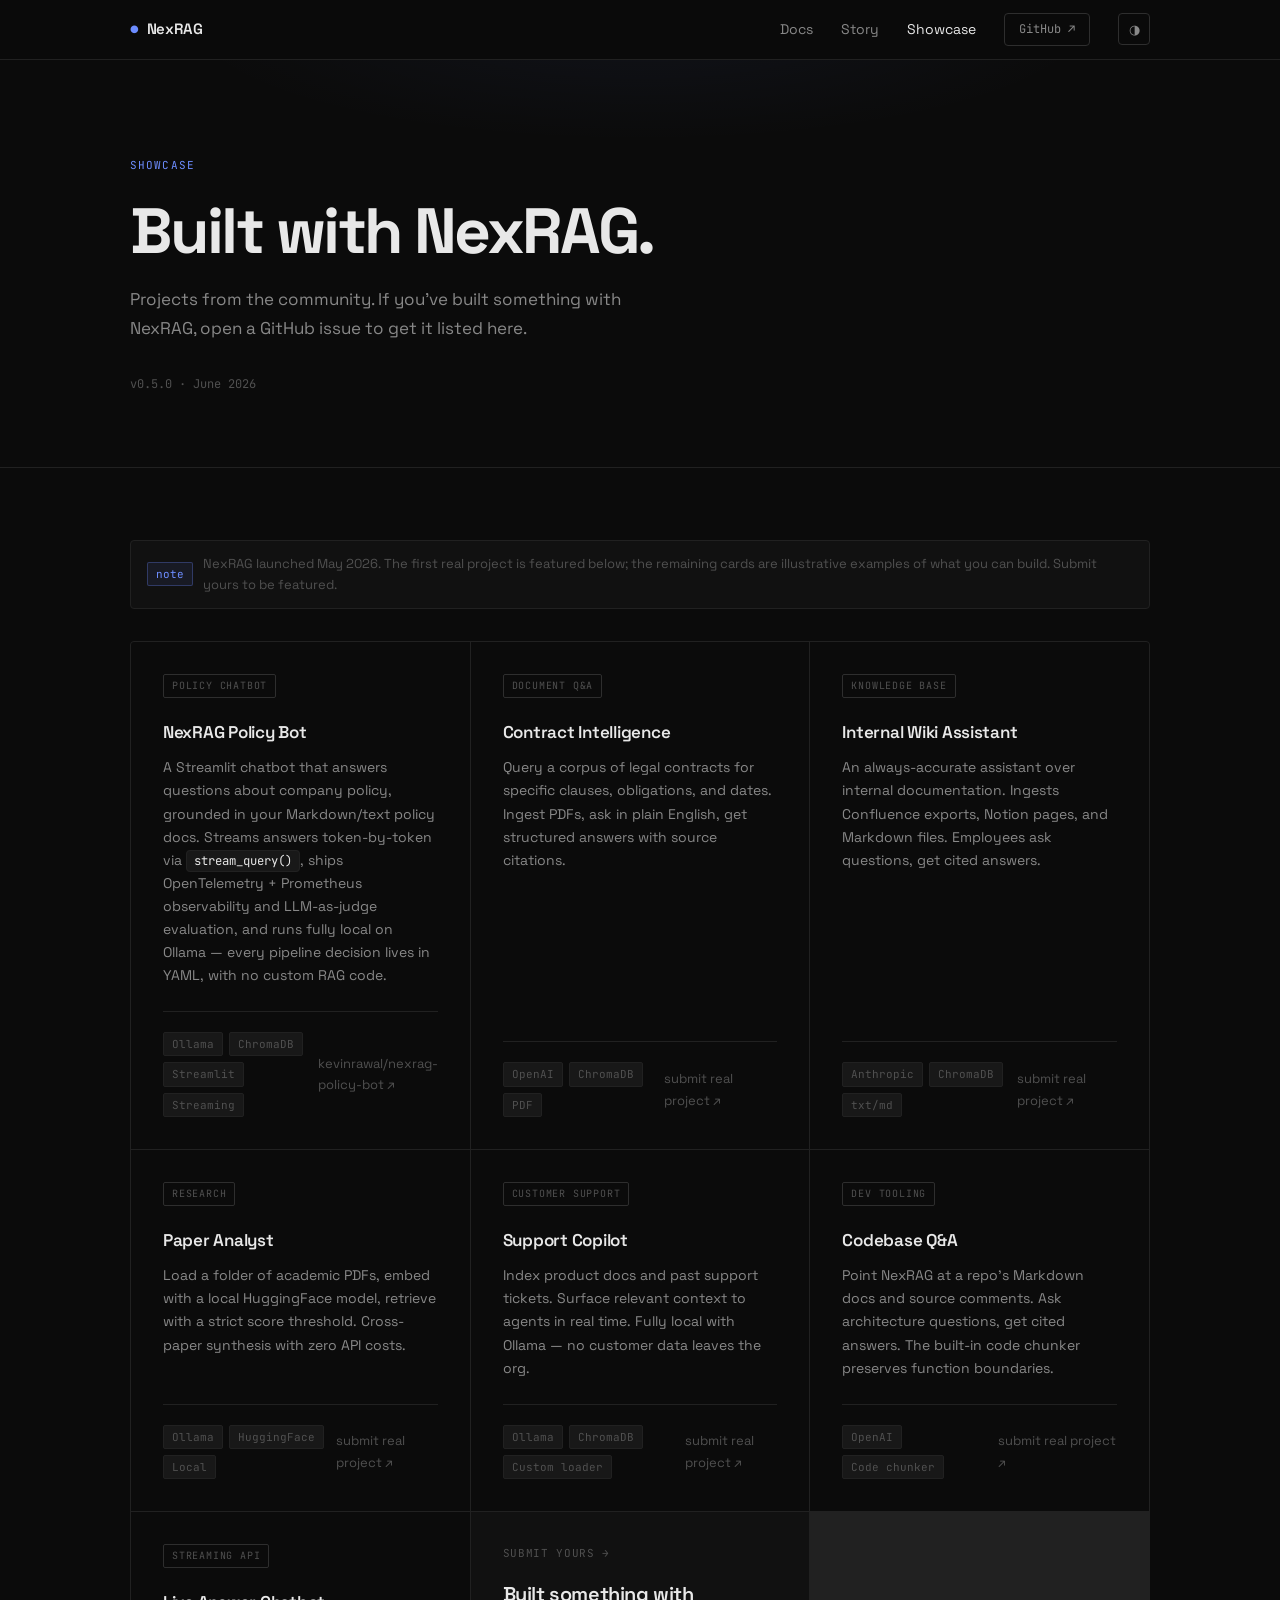
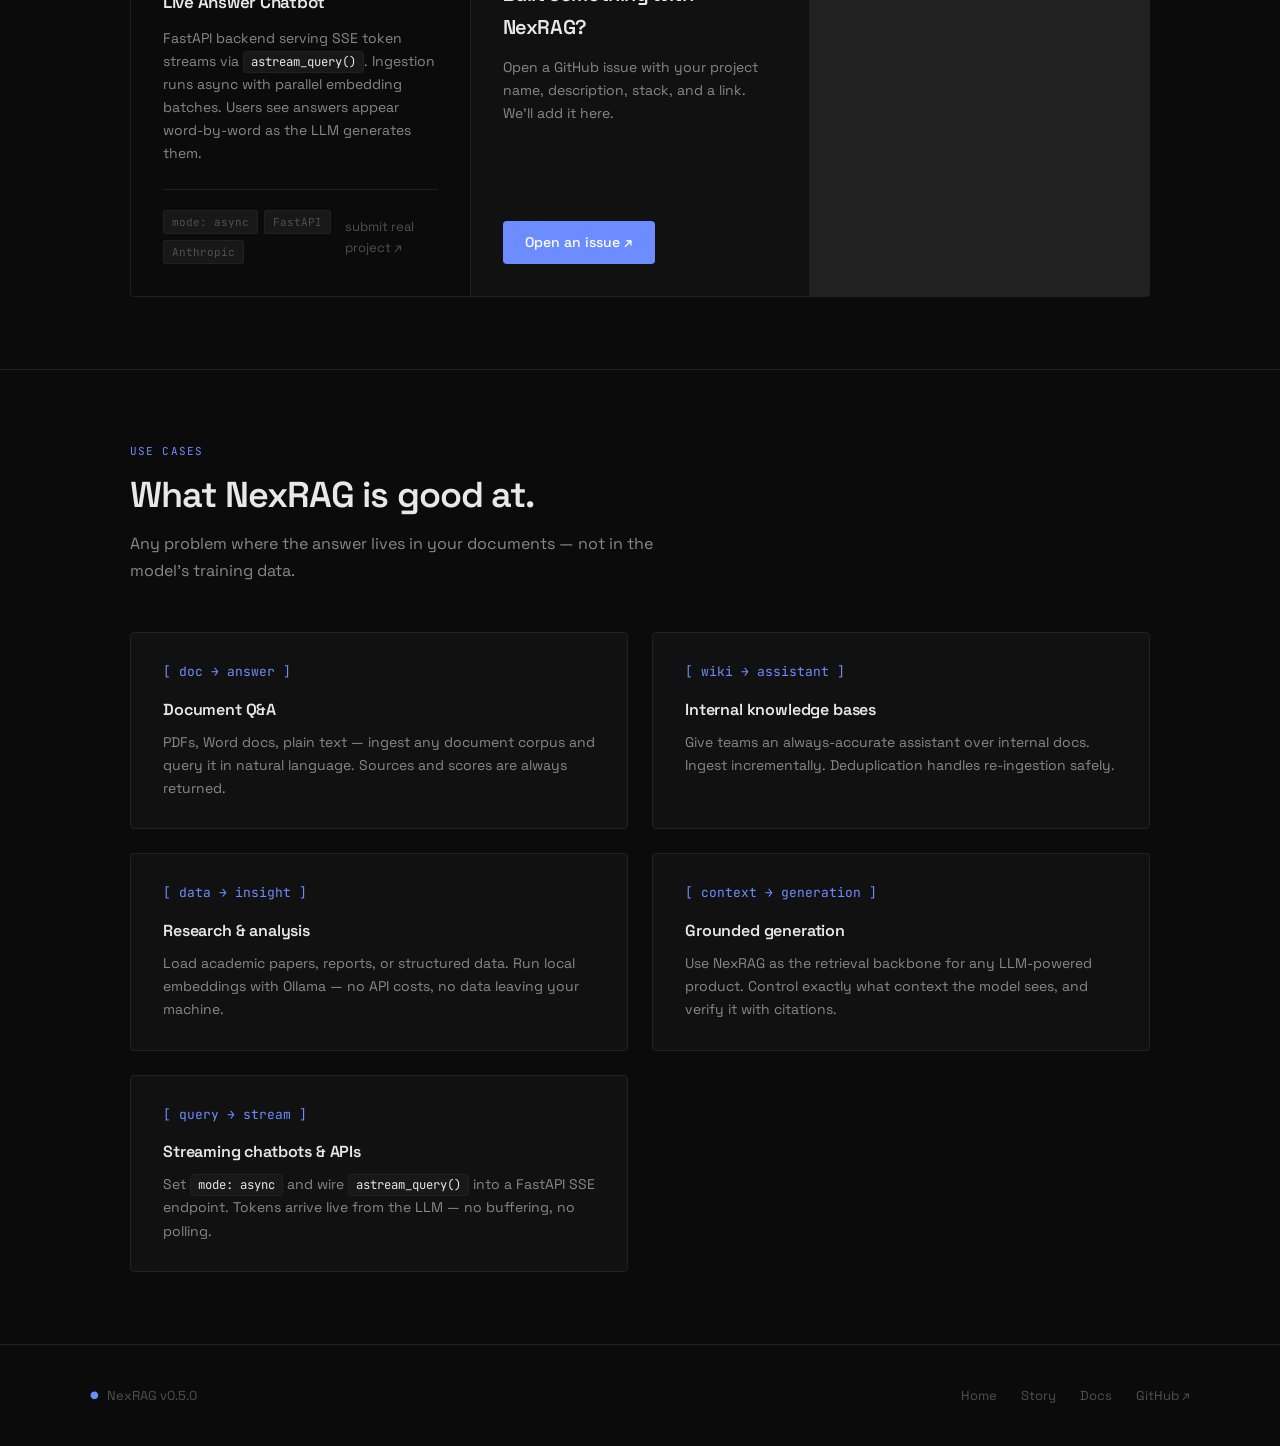
<file: docs/showcase.html>
<!DOCTYPE html>
<html lang="en" data-theme="dark">
<head>
  <meta charset="UTF-8">
  <meta name="viewport" content="width=device-width, initial-scale=1.0">
  <title>Showcase — NexRAG</title>
  <meta name="description" content="Projects built with NexRAG. A RAG pipeline SDK for Python.">
  <script>(function(){var t=localStorage.getItem('nexrag-theme')||'dark';document.documentElement.setAttribute('data-theme',t)})();</script>
  <link rel="stylesheet" href="styles.css">
  <style>
    /* ── Showcase hero ──────────────────────── */
    .sc-hero {
      padding: 96px 0 72px;
      border-bottom: 1px solid var(--border);
      position: relative;
      overflow: hidden;
    }
    .sc-hero::before {
      content: '';
      position: absolute; inset: 0;
      background: radial-gradient(ellipse 60% 50% at 50% -10%,
        oklch(68% 0.19 270 / 0.06), transparent 60%);
      pointer-events: none;
    }
    .sc-hero-inner { max-width: 680px; }
    .sc-hero-title {
      font-size: clamp(40px, 6vw, 64px);
      font-weight: 700;
      letter-spacing: -0.04em;
      line-height: 1.05;
      margin-bottom: 20px;
    }
    .sc-hero-sub {
      font-size: 17px;
      color: var(--text-2);
      line-height: 1.7;
      max-width: 520px;
      margin-bottom: 32px;
    }
    .sc-hero-meta {
      font-family: var(--mono);
      font-size: 12px;
      color: var(--text-3);
    }

    /* ── Grid ───────────────────────────────── */
    .sc-body { padding: 72px 0; }
    .sc-grid {
      display: grid;
      grid-template-columns: repeat(3, 1fr);
      gap: 1px;
      background: var(--border);
      border: 1px solid var(--border);
      border-radius: var(--r);
      overflow: hidden;
    }
    .sc-card {
      background: var(--bg);
      padding: 32px;
      display: flex;
      flex-direction: column;
      gap: 0;
      transition: background 0.2s;
      min-height: 260px;
    }
    .sc-card:hover { background: var(--bg-2); }
    .sc-card.submit-card {
      background: var(--bg-2);
      border: none;
      display: flex;
      flex-direction: column;
      align-items: flex-start;
      justify-content: space-between;
    }
    .sc-card.submit-card:hover { background: var(--bg-3); }

    .sc-tag {
      font-family: var(--mono);
      font-size: 10px;
      letter-spacing: 0.08em;
      text-transform: uppercase;
      color: var(--text-3);
      padding: 3px 8px;
      border: 1px solid var(--border-2);
      border-radius: 2px;
      width: fit-content;
      margin-bottom: 20px;
    }
    .sc-title {
      font-size: 17px;
      font-weight: 600;
      letter-spacing: -0.015em;
      margin-bottom: 10px;
    }
    .sc-desc {
      font-size: 14px;
      color: var(--text-2);
      line-height: 1.65;
      flex: 1;
      margin-bottom: 24px;
    }
    .sc-meta {
      display: flex;
      align-items: center;
      justify-content: space-between;
      margin-top: auto;
      padding-top: 20px;
      border-top: 1px solid var(--border);
    }
    .sc-stack {
      display: flex;
      gap: 6px;
      flex-wrap: wrap;
    }
    .sc-chip {
      font-family: var(--mono);
      font-size: 11px;
      color: var(--text-3);
      background: var(--bg-3);
      border: 1px solid var(--border);
      padding: 2px 8px;
      border-radius: 2px;
    }
    .sc-author {
      font-size: 13px;
      color: var(--text-3);
    }

    /* placeholder overlay */
    .sc-placeholder {
      opacity: 0.45;
      pointer-events: none;
      user-select: none;
    }
    .placeholder-notice {
      display: flex;
      align-items: center;
      gap: 10px;
      padding: 12px 16px;
      background: var(--bg-2);
      border: 1px solid var(--border);
      border-radius: var(--r);
      font-size: 13px;
      color: var(--text-3);
      margin-bottom: 32px;
    }
    .placeholder-notice span {
      font-family: var(--mono);
      font-size: 11px;
      color: var(--accent);
      background: var(--accent-dim);
      border: 1px solid var(--accent-border);
      padding: 2px 8px;
      border-radius: 2px;
    }

    /* submit card */
    .submit-cta {
      font-family: var(--mono);
      font-size: 11px;
      letter-spacing: 0.06em;
      text-transform: uppercase;
      color: var(--text-3);
      margin-bottom: 16px;
    }
    .submit-title {
      font-size: 20px;
      font-weight: 600;
      letter-spacing: -0.02em;
      margin-bottom: 12px;
    }
    .submit-desc {
      font-size: 14px;
      color: var(--text-2);
      line-height: 1.65;
      margin-bottom: 28px;
    }

    /* ── Use cases section ──────────────────── */
    .usecases-section {
      padding: 72px 0;
      border-top: 1px solid var(--border);
    }
    .uc-grid {
      display: grid;
      grid-template-columns: repeat(2, 1fr);
      gap: 24px;
      margin-top: 48px;
    }
    .uc-card {
      padding: 28px 32px;
      background: var(--bg-2);
      border: 1px solid var(--border);
      border-radius: var(--r);
    }
    .uc-icon {
      font-family: var(--mono);
      font-size: 13px;
      color: var(--accent);
      margin-bottom: 14px;
    }
    .uc-title {
      font-size: 16px;
      font-weight: 600;
      letter-spacing: -0.01em;
      margin-bottom: 8px;
    }
    .uc-desc {
      font-size: 14px;
      color: var(--text-2);
      line-height: 1.65;
    }

    /* ── Responsive ─────────────────────────── */
    @media (max-width: 960px) {
      .sc-grid { grid-template-columns: repeat(2, 1fr); }
    }
    @media (max-width: 640px) {
      .sc-grid { grid-template-columns: 1fr; }
      .uc-grid { grid-template-columns: 1fr; }
    }
  </style>
</head>
<body>

  <nav class="nav">
    <div class="nav-inner">
      <a href="index.html" class="nav-logo">
        <span class="logo-dot">●</span>NexRAG
      </a>
      <div class="nav-links">
        <!-- architecture.html exists but is not ready — link hidden until v1 -->
        <a href="docs.html">Docs</a>
        <a href="story.html">Story</a>
        <a href="showcase.html" class="active">Showcase</a>
        <a href="https://github.com/kevinrawal/nexrag" target="_blank" class="nav-gh">GitHub ↗</a>
        <button class="theme-btn" id="themeBtn" title="Toggle theme">◑</button>
      </div>
    </div>
  </nav>

  <!-- ── Showcase hero ─────────────────────── -->
  <section class="sc-hero">
    <div class="container">
      <div class="sc-hero-inner">
        <div class="label" style="margin-bottom: 24px;">Showcase</div>
        <h1 class="sc-hero-title">Built with NexRAG.</h1>
        <p class="sc-hero-sub">
          Projects from the community. If you've built something with NexRAG, open a GitHub issue to get it listed here.
        </p>
        <div class="sc-hero-meta">v0.5.0 · June 2026</div>
      </div>
    </div>
  </section>

  <!-- ── Showcase grid ─────────────────────── -->
  <section class="sc-body">
    <div class="container">

      <div class="placeholder-notice fade-up">
        <span>note</span>
        NexRAG launched May 2026. The first real project is featured below; the remaining cards are illustrative examples of what you can build. Submit yours to be featured.
      </div>

      <div class="sc-grid">

        <!-- Real project — NexRAG Policy Bot -->
        <div class="sc-card fade-up">
          <div class="sc-tag">Policy Chatbot</div>
          <div class="sc-title">NexRAG Policy Bot</div>
          <p class="sc-desc">A Streamlit chatbot that answers questions about company policy, grounded in your Markdown/text policy docs. Streams answers token-by-token via <code>stream_query()</code>, ships OpenTelemetry + Prometheus observability and LLM-as-judge evaluation, and runs fully local on Ollama — every pipeline decision lives in YAML, with no custom RAG code.</p>
          <div class="sc-meta">
            <div class="sc-stack">
              <span class="sc-chip">Ollama</span>
              <span class="sc-chip">ChromaDB</span>
              <span class="sc-chip">Streamlit</span>
              <span class="sc-chip">Streaming</span>
            </div>
            <a href="https://github.com/kevinrawal/nexrag-policy-bot" target="_blank" class="sc-author" style="color:var(--text-3);text-decoration:none;transition:color 0.15s" onmouseover="this.style.color='var(--text-2)'" onmouseout="this.style.color='var(--text-3)'">kevinrawal/nexrag-policy-bot ↗</a>
          </div>
        </div>

        <!-- Card 1 -->
        <div class="sc-card sc-placeholder fade-up">
          <div class="sc-tag">Document Q&amp;A</div>
          <div class="sc-title">Contract Intelligence</div>
          <p class="sc-desc">Query a corpus of legal contracts for specific clauses, obligations, and dates. Ingest PDFs, ask in plain English, get structured answers with source citations.</p>
          <div class="sc-meta">
            <div class="sc-stack">
              <span class="sc-chip">OpenAI</span>
              <span class="sc-chip">ChromaDB</span>
              <span class="sc-chip">PDF</span>
            </div>
            <a href="https://github.com/kevinrawal/nexrag/issues" target="_blank" class="sc-author" style="color:var(--text-3);text-decoration:none;transition:color 0.15s" onmouseover="this.style.color='var(--text-2)'" onmouseout="this.style.color='var(--text-3)'">submit real project ↗</a>
          </div>
        </div>

        <!-- Card 2 -->
        <div class="sc-card sc-placeholder fade-up">
          <div class="sc-tag">Knowledge Base</div>
          <div class="sc-title">Internal Wiki Assistant</div>
          <p class="sc-desc">An always-accurate assistant over internal documentation. Ingests Confluence exports, Notion pages, and Markdown files. Employees ask questions, get cited answers.</p>
          <div class="sc-meta">
            <div class="sc-stack">
              <span class="sc-chip">Anthropic</span>
              <span class="sc-chip">ChromaDB</span>
              <span class="sc-chip">txt/md</span>
            </div>
            <a href="https://github.com/kevinrawal/nexrag/issues" target="_blank" class="sc-author" style="color:var(--text-3);text-decoration:none;transition:color 0.15s" onmouseover="this.style.color='var(--text-2)'" onmouseout="this.style.color='var(--text-3)'">submit real project ↗</a>
          </div>
        </div>

        <!-- Card 3 -->
        <div class="sc-card sc-placeholder fade-up">
          <div class="sc-tag">Research</div>
          <div class="sc-title">Paper Analyst</div>
          <p class="sc-desc">Load a folder of academic PDFs, embed with a local HuggingFace model, retrieve with a strict score threshold. Cross-paper synthesis with zero API costs.</p>
          <div class="sc-meta">
            <div class="sc-stack">
              <span class="sc-chip">Ollama</span>
              <span class="sc-chip">HuggingFace</span>
              <span class="sc-chip">Local</span>
            </div>
            <a href="https://github.com/kevinrawal/nexrag/issues" target="_blank" class="sc-author" style="color:var(--text-3);text-decoration:none;transition:color 0.15s" onmouseover="this.style.color='var(--text-2)'" onmouseout="this.style.color='var(--text-3)'">submit real project ↗</a>
          </div>
        </div>

        <!-- Card 4 -->
        <div class="sc-card sc-placeholder fade-up">
          <div class="sc-tag">Customer Support</div>
          <div class="sc-title">Support Copilot</div>
          <p class="sc-desc">Index product docs and past support tickets. Surface relevant context to agents in real time. Fully local with Ollama — no customer data leaves the org.</p>
          <div class="sc-meta">
            <div class="sc-stack">
              <span class="sc-chip">Ollama</span>
              <span class="sc-chip">ChromaDB</span>
              <span class="sc-chip">Custom loader</span>
            </div>
            <a href="https://github.com/kevinrawal/nexrag/issues" target="_blank" class="sc-author" style="color:var(--text-3);text-decoration:none;transition:color 0.15s" onmouseover="this.style.color='var(--text-2)'" onmouseout="this.style.color='var(--text-3)'">submit real project ↗</a>
          </div>
        </div>

        <!-- Card 5 -->
        <div class="sc-card sc-placeholder fade-up">
          <div class="sc-tag">Dev tooling</div>
          <div class="sc-title">Codebase Q&amp;A</div>
          <p class="sc-desc">Point NexRAG at a repo's Markdown docs and source comments. Ask architecture questions, get cited answers. The built-in code chunker preserves function boundaries.</p>
          <div class="sc-meta">
            <div class="sc-stack">
              <span class="sc-chip">OpenAI</span>
              <span class="sc-chip">Code chunker</span>
            </div>
            <a href="https://github.com/kevinrawal/nexrag/issues" target="_blank" class="sc-author" style="color:var(--text-3);text-decoration:none;transition:color 0.15s" onmouseover="this.style.color='var(--text-2)'" onmouseout="this.style.color='var(--text-3)'">submit real project ↗</a>
          </div>
        </div>

        <!-- Card 6 — Streaming API -->
        <div class="sc-card sc-placeholder fade-up">
          <div class="sc-tag">Streaming API</div>
          <div class="sc-title">Live Answer Chatbot</div>
          <p class="sc-desc">FastAPI backend serving SSE token streams via <code>astream_query()</code>. Ingestion runs async with parallel embedding batches. Users see answers appear word-by-word as the LLM generates them.</p>
          <div class="sc-meta">
            <div class="sc-stack">
              <span class="sc-chip">mode: async</span>
              <span class="sc-chip">FastAPI</span>
              <span class="sc-chip">Anthropic</span>
            </div>
            <a href="https://github.com/kevinrawal/nexrag/issues" target="_blank" class="sc-author" style="color:var(--text-3);text-decoration:none;transition:color 0.15s" onmouseover="this.style.color='var(--text-2)'" onmouseout="this.style.color='var(--text-3)'">submit real project ↗</a>
          </div>
        </div>

        <!-- Submit card -->
        <div class="sc-card submit-card fade-up">
          <div>
            <div class="submit-cta">Submit yours →</div>
            <div class="submit-title">Built something with NexRAG?</div>
            <p class="submit-desc">Open a GitHub issue with your project name, description, stack, and a link. We'll add it here.</p>
          </div>
          <a href="https://github.com/kevinrawal/nexrag/issues" target="_blank" class="btn-primary">Open an issue ↗</a>
        </div>

      </div>
    </div>
  </section>

  <!-- ── Use cases ─────────────────────────── -->
  <section class="usecases-section">
    <div class="container">
      <div class="label fade-up">Use cases</div>
      <h2 class="section-title fade-up">What NexRAG is good at.</h2>
      <p class="section-sub fade-up">Any problem where the answer lives in your documents — not in the model's training data.</p>
      <div class="uc-grid">
        <div class="uc-card fade-up">
          <div class="uc-icon">[ doc → answer ]</div>
          <div class="uc-title">Document Q&amp;A</div>
          <p class="uc-desc">PDFs, Word docs, plain text — ingest any document corpus and query it in natural language. Sources and scores are always returned.</p>
        </div>
        <div class="uc-card fade-up">
          <div class="uc-icon">[ wiki → assistant ]</div>
          <div class="uc-title">Internal knowledge bases</div>
          <p class="uc-desc">Give teams an always-accurate assistant over internal docs. Ingest incrementally. Deduplication handles re-ingestion safely.</p>
        </div>
        <div class="uc-card fade-up">
          <div class="uc-icon">[ data → insight ]</div>
          <div class="uc-title">Research &amp; analysis</div>
          <p class="uc-desc">Load academic papers, reports, or structured data. Run local embeddings with Ollama — no API costs, no data leaving your machine.</p>
        </div>
        <div class="uc-card fade-up">
          <div class="uc-icon">[ context → generation ]</div>
          <div class="uc-title">Grounded generation</div>
          <p class="uc-desc">Use NexRAG as the retrieval backbone for any LLM-powered product. Control exactly what context the model sees, and verify it with citations.</p>
        </div>
        <div class="uc-card fade-up">
          <div class="uc-icon">[ query → stream ]</div>
          <div class="uc-title">Streaming chatbots &amp; APIs</div>
          <p class="uc-desc">Set <code>mode: async</code> and wire <code>astream_query()</code> into a FastAPI SSE endpoint. Tokens arrive live from the LLM — no buffering, no polling.</p>
        </div>
      </div>
    </div>
  </section>

  <footer class="footer">
    <div class="footer-inner">
      <div class="footer-logo"><span class="logo-dot">●</span> NexRAG v0.5.0</div>
      <div class="footer-links">
        <a href="index.html">Home</a>
        <a href="story.html">Story</a>
        <a href="docs.html">Docs</a>
        <a href="https://github.com/kevinrawal/nexrag" target="_blank">GitHub ↗</a>
      </div>
    </div>
  </footer>

  <script>
    // Theme toggle
    (function () {
      var btn = document.getElementById('themeBtn');
      var root = document.documentElement;
      function update() {
        var dark = root.dataset.theme === 'dark';
        btn.textContent = dark ? '◑' : '◐';
        btn.title = dark ? 'Switch to light mode' : 'Switch to dark mode';
      }
      update();
      btn.addEventListener('click', function () {
        var next = root.dataset.theme === 'dark' ? 'light' : 'dark';
        root.dataset.theme = next;
        localStorage.setItem('nexrag-theme', next);
        update();
      });
    })();

    const obs = new IntersectionObserver(entries => {
      entries.forEach(e => { if (e.isIntersecting) { e.target.classList.add('vis'); obs.unobserve(e.target); } });
    }, { threshold: 0.08, rootMargin: '0px 0px -30px 0px' });
    document.querySelectorAll('.fade-up').forEach(el => obs.observe(el));
  </script>

</body>
</html>
</file>
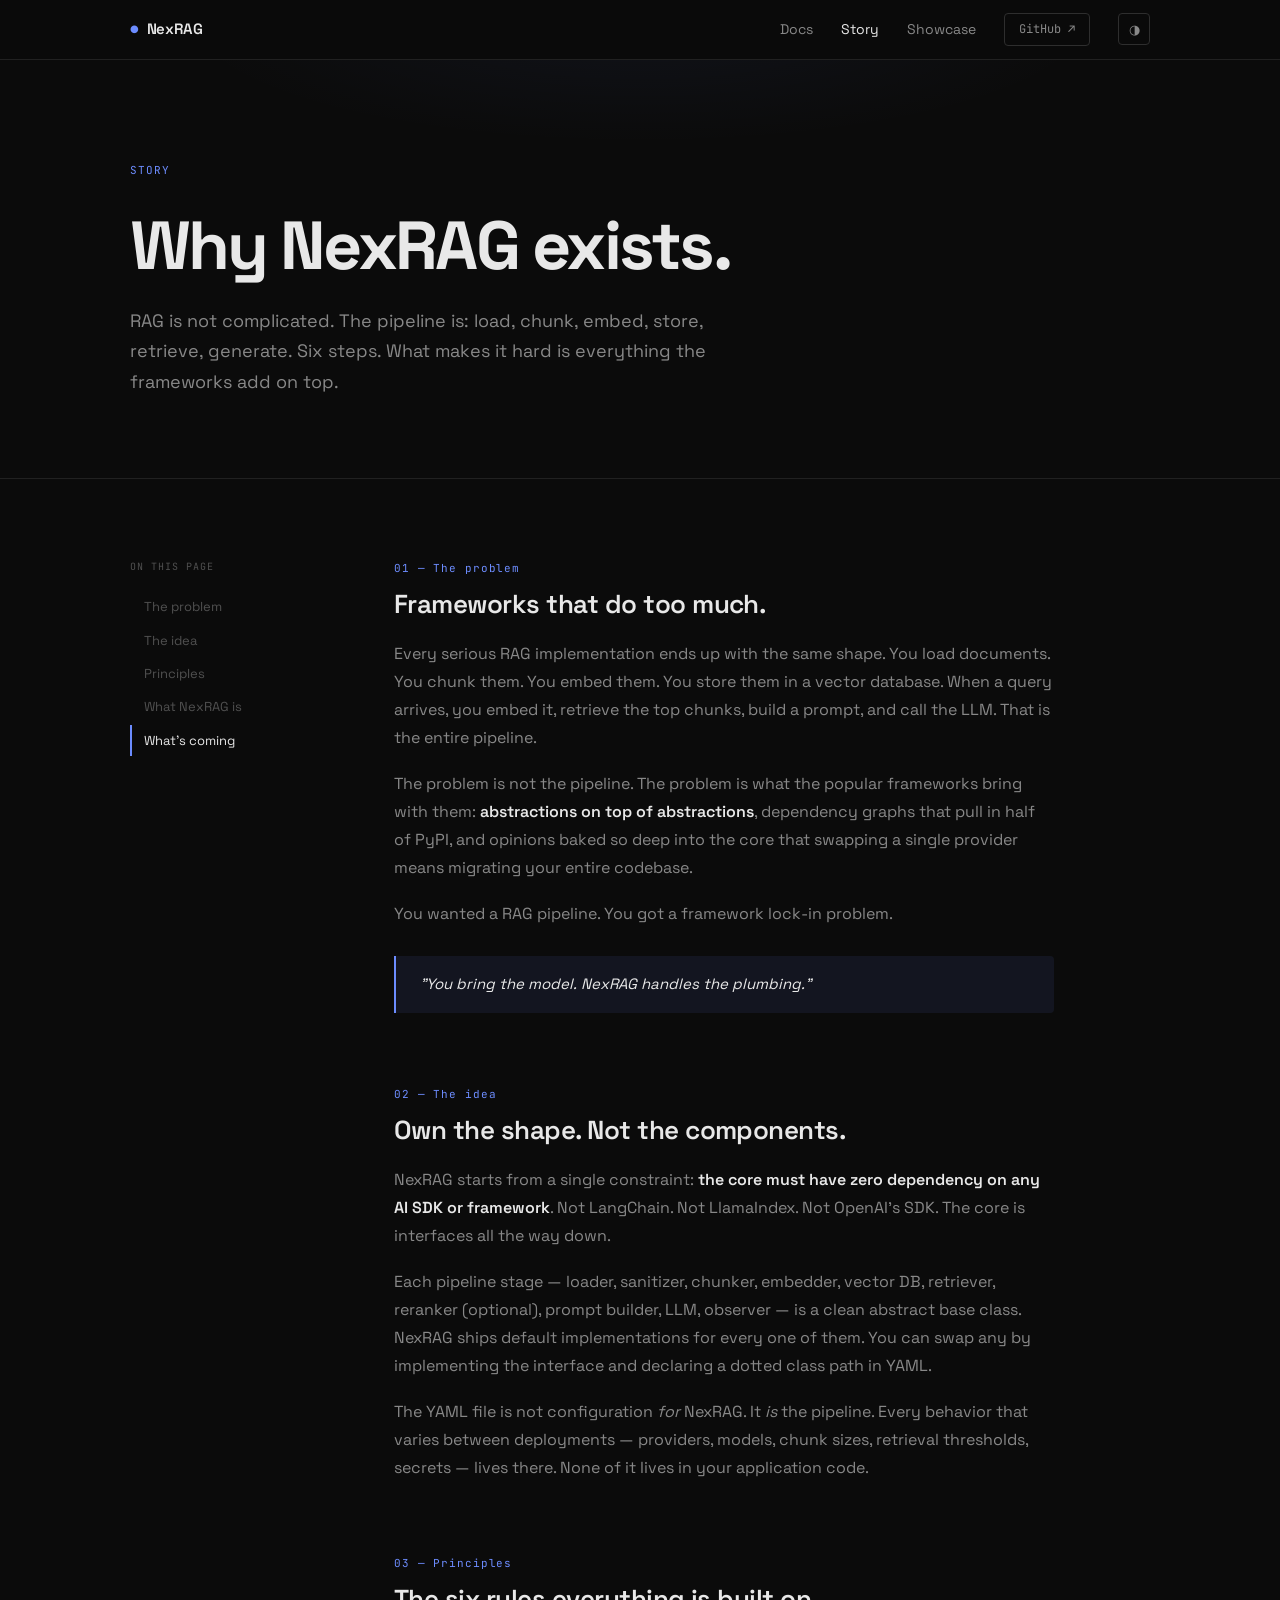
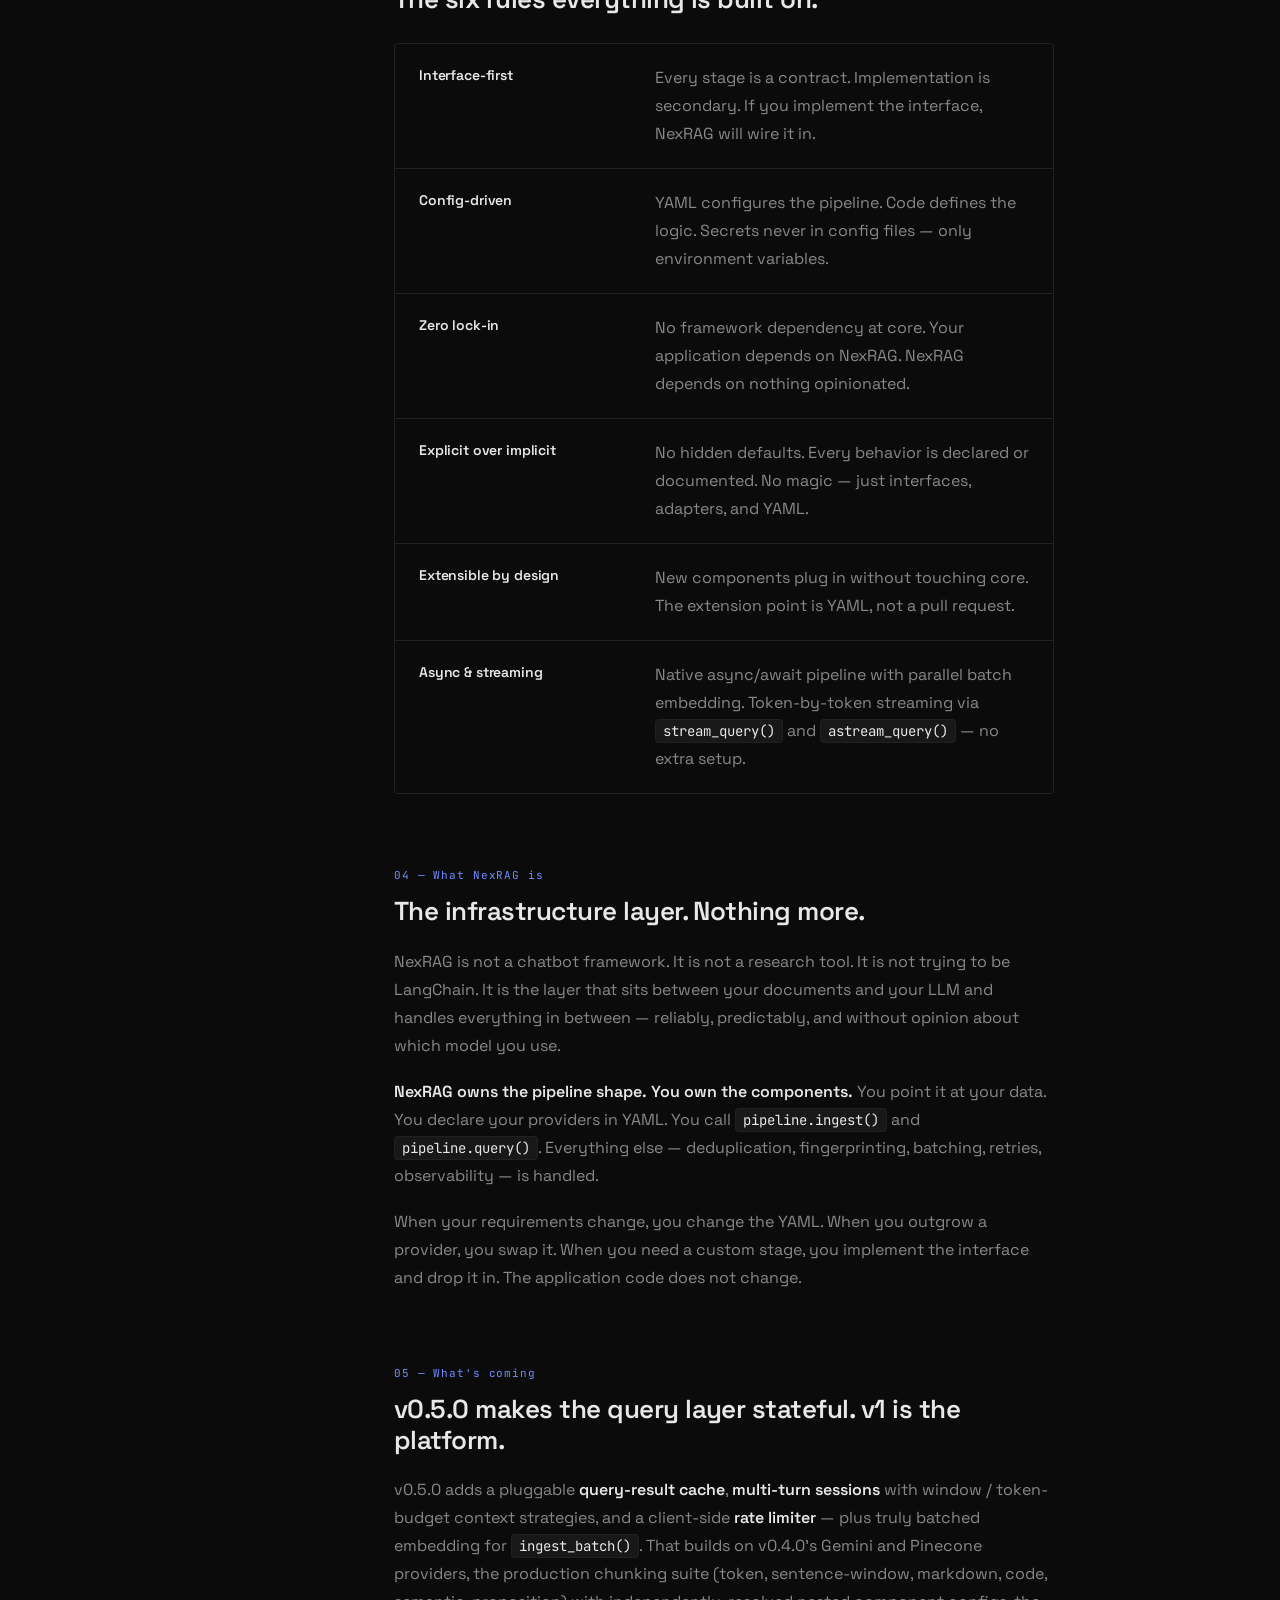
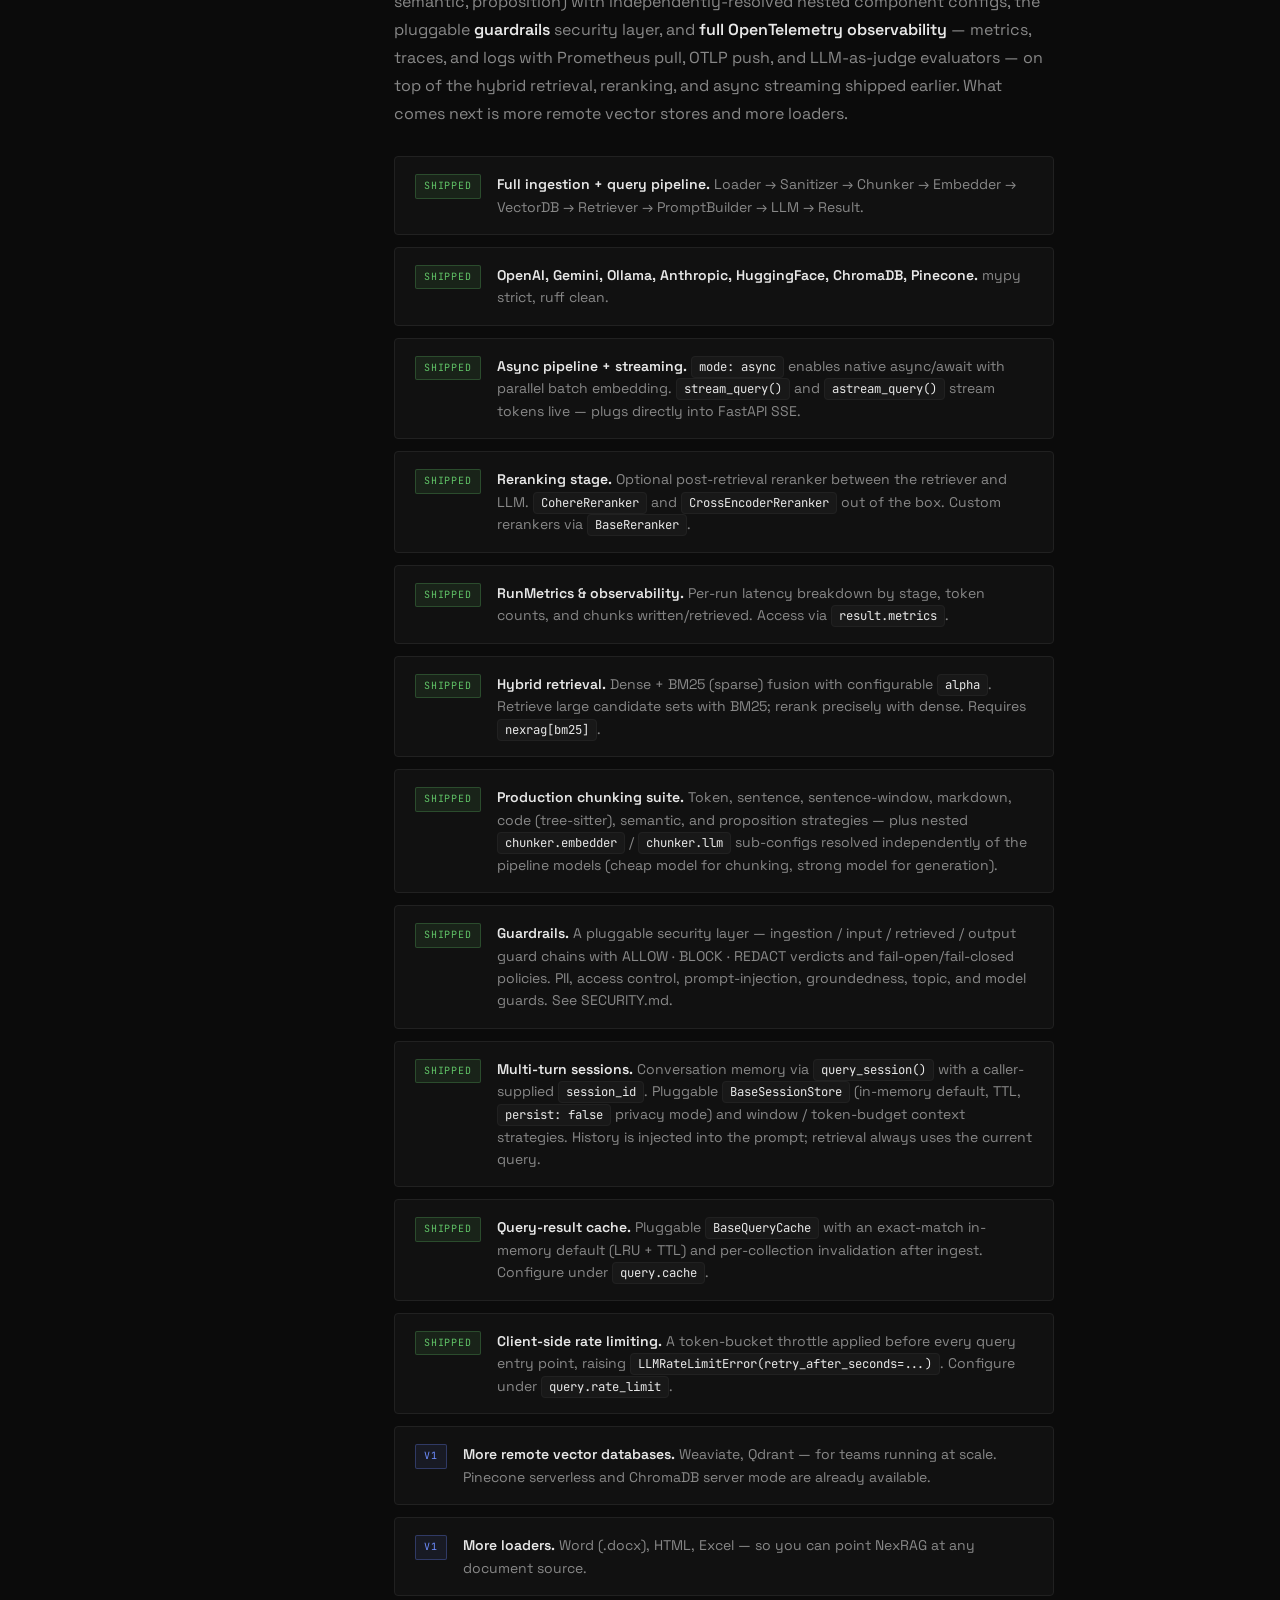
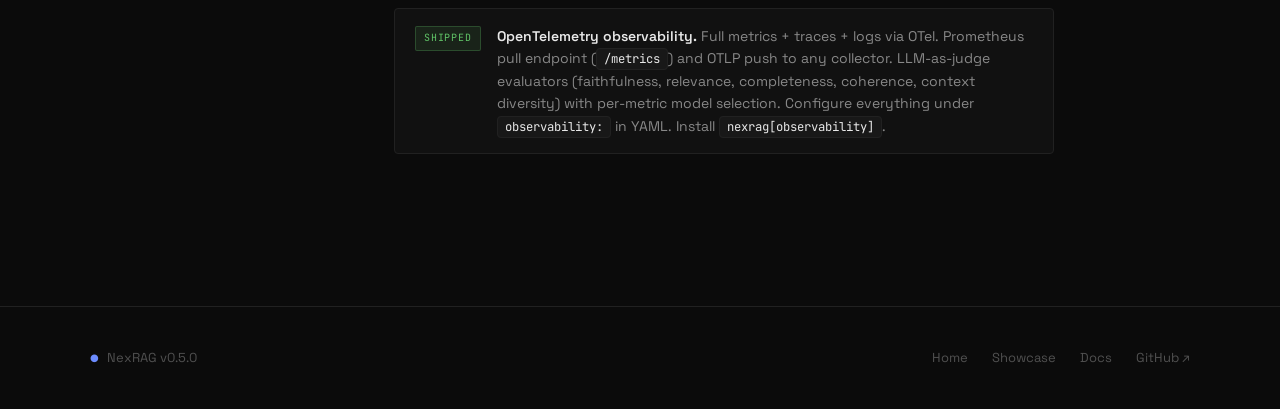
<file: docs/story.html>
<!DOCTYPE html>
<html lang="en" data-theme="dark">
<head>
  <meta charset="UTF-8">
  <meta name="viewport" content="width=device-width, initial-scale=1.0">
  <title>Story — NexRAG</title>
  <meta name="description" content="Why NexRAG exists. The philosophy behind a framework-agnostic RAG pipeline SDK.">
  <script>(function(){var t=localStorage.getItem('nexrag-theme')||'dark';document.documentElement.setAttribute('data-theme',t)})();</script>
  <link rel="stylesheet" href="styles.css">
  <style>
    /* ── Story hero ─────────────────────────── */
    .story-hero {
      padding: 96px 0 80px;
      position: relative;
      overflow: hidden;
      border-bottom: 1px solid var(--border);
    }
    .story-hero::before {
      content: '';
      position: absolute; inset: 0;
      background: radial-gradient(ellipse 60% 50% at 50% -10%,
        oklch(68% 0.19 270 / 0.06), transparent 60%);
      pointer-events: none;
    }
    .story-hero-inner {
      max-width: 720px;
    }
    .story-hero-label { margin-bottom: 28px; }
    .story-hero-title {
      font-size: clamp(40px, 6vw, 68px);
      font-weight: 700;
      letter-spacing: -0.04em;
      line-height: 1.05;
      margin-bottom: 24px;
    }
    .story-hero-sub {
      font-size: 18px;
      color: var(--text-2);
      line-height: 1.7;
      max-width: 580px;
    }

    /* ── Story body ─────────────────────────── */
    .story-body { padding: 80px 0; }
    .story-grid {
      display: grid;
      grid-template-columns: 200px 1fr;
      gap: 0 64px;
    }
    .story-toc {
      position: sticky;
      top: calc(var(--nav-h) + 32px);
      align-self: start;
    }
    .toc-label {
      font-family: var(--mono);
      font-size: 10px;
      letter-spacing: 0.1em;
      text-transform: uppercase;
      color: var(--text-3);
      margin-bottom: 16px;
    }
    .toc-links {
      display: flex;
      flex-direction: column;
      gap: 2px;
    }
    .toc-links a {
      font-size: 13px;
      color: var(--text-3);
      padding: 5px 0;
      border-left: 2px solid transparent;
      padding-left: 12px;
      transition: color 0.15s, border-color 0.15s;
    }
    .toc-links a:hover { color: var(--text-2); border-left-color: var(--border-2); }
    .toc-links a.toc-active { color: var(--text); border-left-color: var(--accent); }

    /* ── Story content ──────────────────────── */
    .story-content { max-width: 660px; }
    .story-section { margin-bottom: 72px; scroll-margin-top: 90px; }
    .story-section-num {
      font-family: var(--mono);
      font-size: 11px;
      color: var(--accent);
      letter-spacing: 0.08em;
      margin-bottom: 12px;
    }
    .story-section-title {
      font-size: 26px;
      font-weight: 600;
      letter-spacing: -0.02em;
      line-height: 1.2;
      margin-bottom: 20px;
    }
    .story-content p {
      font-size: 16px;
      color: var(--text-2);
      line-height: 1.75;
      margin-bottom: 18px;
    }
    .story-content p strong { color: var(--text); font-weight: 600; }
    .story-content p:last-child { margin-bottom: 0; }

    /* principle cards */
    .principles {
      display: flex;
      flex-direction: column;
      gap: 1px;
      background: var(--border);
      border: 1px solid var(--border);
      border-radius: var(--r);
      overflow: hidden;
      margin-top: 28px;
    }
    .principle {
      background: var(--bg);
      padding: 20px 24px;
      display: grid;
      grid-template-columns: 220px 1fr;
      gap: 16px;
      align-items: start;
      transition: background 0.2s;
    }
    .principle:hover { background: var(--bg-2); }
    .principle-name {
      font-size: 14px;
      font-weight: 600;
      letter-spacing: -0.01em;
    }
    .principle-desc {
      font-size: 14px;
      color: var(--text-2);
      line-height: 1.6;
      margin: 0 !important;
    }

    /* quote block */
    .story-quote {
      border-left: 2px solid var(--accent);
      padding: 16px 24px;
      margin: 28px 0;
      background: var(--accent-dim);
      border-radius: 0 var(--r) var(--r) 0;
    }
    .story-quote p {
      font-size: 15px;
      color: var(--text);
      font-style: italic;
      margin: 0 !important;
      line-height: 1.65;
    }

    /* roadmap */
    .roadmap {
      display: flex;
      flex-direction: column;
      gap: 12px;
      margin-top: 28px;
    }
    .roadmap-item {
      display: flex;
      align-items: flex-start;
      gap: 16px;
      padding: 16px 20px;
      background: var(--bg-2);
      border: 1px solid var(--border);
      border-radius: var(--r);
    }
    .roadmap-tag {
      font-family: var(--mono);
      font-size: 10px;
      letter-spacing: 0.08em;
      text-transform: uppercase;
      padding: 3px 8px;
      border-radius: 2px;
      white-space: nowrap;
      flex-shrink: 0;
      margin-top: 1px;
    }
    .roadmap-tag.done {
      background: oklch(74% 0.16 145 / 0.1);
      color: var(--green);
      border: 1px solid oklch(74% 0.16 145 / 0.25);
    }
    .roadmap-tag.soon {
      background: oklch(68% 0.19 270 / 0.08);
      color: var(--accent);
      border: 1px solid var(--accent-border);
    }
    .roadmap-text { font-size: 14px; color: var(--text-2); line-height: 1.6; }
    .roadmap-text strong { color: var(--text); font-weight: 600; }

    /* ── Responsive ─────────────────────────── */
    @media (max-width: 800px) {
      .story-grid { grid-template-columns: 1fr; }
      .story-toc { display: none; }
      .principle { grid-template-columns: 1fr; gap: 6px; }
    }
  </style>
</head>
<body>

  <nav class="nav">
    <div class="nav-inner">
      <a href="index.html" class="nav-logo">
        <span class="logo-dot">●</span>NexRAG
      </a>
      <div class="nav-links">
        <!-- architecture.html exists but is not ready — link hidden until v1 -->
        <a href="docs.html">Docs</a>
        <a href="story.html" class="active">Story</a>
        <a href="showcase.html">Showcase</a>
        <a href="https://github.com/kevinrawal/nexrag" target="_blank" class="nav-gh">GitHub ↗</a>
        <button class="theme-btn" id="themeBtn" title="Toggle theme">◑</button>
      </div>
    </div>
  </nav>

  <!-- ── Story hero ───────────────────────────── -->
  <section class="story-hero">
    <div class="container">
      <div class="story-hero-inner">
        <div class="story-hero-label">
          <span class="label">Story</span>
        </div>
        <h1 class="story-hero-title">Why NexRAG exists.</h1>
        <p class="story-hero-sub">
          RAG is not complicated. The pipeline is: load, chunk, embed, store, retrieve, generate. Six steps. What makes it hard is everything the frameworks add on top.
        </p>
      </div>
    </div>
  </section>

  <!-- ── Story body ───────────────────────────── -->
  <section class="story-body">
    <div class="container">
      <div class="story-grid">

        <!-- TOC -->
        <aside class="story-toc">
          <div class="toc-label">On this page</div>
          <div class="toc-links">
            <a href="#the-problem" class="toc-active">The problem</a>
            <a href="#the-idea">The idea</a>
            <a href="#principles">Principles</a>
            <a href="#what-is-nexrag">What NexRAG is</a>
            <a href="#roadmap">What's coming</a>
          </div>
        </aside>

        <!-- Content -->
        <div class="story-content">

          <div class="story-section" id="the-problem">
            <div class="story-section-num">01 — The problem</div>
            <h2 class="story-section-title">Frameworks that do too much.</h2>
            <p>
              Every serious RAG implementation ends up with the same shape. You load documents. You chunk them. You embed them. You store them in a vector database. When a query arrives, you embed it, retrieve the top chunks, build a prompt, and call the LLM. That is the entire pipeline.
            </p>
            <p>
              The problem is not the pipeline. The problem is what the popular frameworks bring with them: <strong>abstractions on top of abstractions</strong>, dependency graphs that pull in half of PyPI, and opinions baked so deep into the core that swapping a single provider means migrating your entire codebase.
            </p>
            <p>
              You wanted a RAG pipeline. You got a framework lock-in problem.
            </p>
            <div class="story-quote">
              <p>"You bring the model. NexRAG handles the plumbing."</p>
            </div>
          </div>

          <div class="story-section" id="the-idea">
            <div class="story-section-num">02 — The idea</div>
            <h2 class="story-section-title">Own the shape. Not the components.</h2>
            <p>
              NexRAG starts from a single constraint: <strong>the core must have zero dependency on any AI SDK or framework</strong>. Not LangChain. Not LlamaIndex. Not OpenAI's SDK. The core is interfaces all the way down.
            </p>
            <p>
              Each pipeline stage — loader, sanitizer, chunker, embedder, vector DB, retriever, reranker (optional), prompt builder, LLM, observer — is a clean abstract base class. NexRAG ships default implementations for every one of them. You can swap any by implementing the interface and declaring a dotted class path in YAML.
            </p>
            <p>
              The YAML file is not configuration <em>for</em> NexRAG. It <em>is</em> the pipeline. Every behavior that varies between deployments — providers, models, chunk sizes, retrieval thresholds, secrets — lives there. None of it lives in your application code.
            </p>
          </div>

          <div class="story-section" id="principles">
            <div class="story-section-num">03 — Principles</div>
            <h2 class="story-section-title">The six rules everything is built on.</h2>
            <div class="principles">
              <div class="principle fade-up">
                <div class="principle-name">Interface-first</div>
                <p class="principle-desc">Every stage is a contract. Implementation is secondary. If you implement the interface, NexRAG will wire it in.</p>
              </div>
              <div class="principle fade-up">
                <div class="principle-name">Config-driven</div>
                <p class="principle-desc">YAML configures the pipeline. Code defines the logic. Secrets never in config files — only environment variables.</p>
              </div>
              <div class="principle fade-up">
                <div class="principle-name">Zero lock-in</div>
                <p class="principle-desc">No framework dependency at core. Your application depends on NexRAG. NexRAG depends on nothing opinionated.</p>
              </div>
              <div class="principle fade-up">
                <div class="principle-name">Explicit over implicit</div>
                <p class="principle-desc">No hidden defaults. Every behavior is declared or documented. No magic — just interfaces, adapters, and YAML.</p>
              </div>
              <div class="principle fade-up">
                <div class="principle-name">Extensible by design</div>
                <p class="principle-desc">New components plug in without touching core. The extension point is YAML, not a pull request.</p>
              </div>
              <div class="principle fade-up">
                <div class="principle-name">Async &amp; streaming</div>
                <p class="principle-desc">Native async/await pipeline with parallel batch embedding. Token-by-token streaming via <code>stream_query()</code> and <code>astream_query()</code> — no extra setup.</p>
              </div>
            </div>
          </div>

          <div class="story-section" id="what-is-nexrag">
            <div class="story-section-num">04 — What NexRAG is</div>
            <h2 class="story-section-title">The infrastructure layer. Nothing more.</h2>
            <p>
              NexRAG is not a chatbot framework. It is not a research tool. It is not trying to be LangChain. It is the layer that sits between your documents and your LLM and handles everything in between — reliably, predictably, and without opinion about which model you use.
            </p>
            <p>
              <strong>NexRAG owns the pipeline shape. You own the components.</strong> You point it at your data. You declare your providers in YAML. You call <code>pipeline.ingest()</code> and <code>pipeline.query()</code>. Everything else — deduplication, fingerprinting, batching, retries, observability — is handled.
            </p>
            <p>
              When your requirements change, you change the YAML. When you outgrow a provider, you swap it. When you need a custom stage, you implement the interface and drop it in. The application code does not change.
            </p>
          </div>

          <div class="story-section" id="roadmap">
            <div class="story-section-num">05 — What's coming</div>
            <h2 class="story-section-title">v0.5.0 makes the query layer stateful. v1 is the platform.</h2>
            <p>
              v0.5.0 adds a pluggable <strong>query-result cache</strong>, <strong>multi-turn sessions</strong> with window / token-budget context strategies, and a client-side <strong>rate limiter</strong> — plus truly batched embedding for <code>ingest_batch()</code>. That builds on v0.4.0's Gemini and Pinecone providers, the production chunking suite (token, sentence-window, markdown, code, semantic, proposition) with independently-resolved nested component configs, the pluggable <strong>guardrails</strong> security layer, and <strong>full OpenTelemetry observability</strong> — metrics, traces, and logs with Prometheus pull, OTLP push, and LLM-as-judge evaluators — on top of the hybrid retrieval, reranking, and async streaming shipped earlier. What comes next is more remote vector stores and more loaders.
            </p>
            <div class="roadmap">
              <div class="roadmap-item">
                <span class="roadmap-tag done">shipped</span>
                <div class="roadmap-text"><strong>Full ingestion + query pipeline.</strong> Loader → Sanitizer → Chunker → Embedder → VectorDB → Retriever → PromptBuilder → LLM → Result.</div>
              </div>
              <div class="roadmap-item">
                <span class="roadmap-tag done">shipped</span>
                <div class="roadmap-text"><strong>OpenAI, Gemini, Ollama, Anthropic, HuggingFace, ChromaDB, Pinecone.</strong> mypy strict, ruff clean.</div>
              </div>
              <div class="roadmap-item">
                <span class="roadmap-tag done">shipped</span>
                <div class="roadmap-text"><strong>Async pipeline + streaming.</strong> <code>mode: async</code> enables native async/await with parallel batch embedding. <code>stream_query()</code> and <code>astream_query()</code> stream tokens live — plugs directly into FastAPI SSE.</div>
              </div>
              <div class="roadmap-item">
                <span class="roadmap-tag done">shipped</span>
                <div class="roadmap-text"><strong>Reranking stage.</strong> Optional post-retrieval reranker between the retriever and LLM. <code>CohereReranker</code> and <code>CrossEncoderReranker</code> out of the box. Custom rerankers via <code>BaseReranker</code>.</div>
              </div>
              <div class="roadmap-item">
                <span class="roadmap-tag done">shipped</span>
                <div class="roadmap-text"><strong>RunMetrics &amp; observability.</strong> Per-run latency breakdown by stage, token counts, and chunks written/retrieved. Access via <code>result.metrics</code>.</div>
              </div>
              <div class="roadmap-item">
                <span class="roadmap-tag done">shipped</span>
                <div class="roadmap-text"><strong>Hybrid retrieval.</strong> Dense + BM25 (sparse) fusion with configurable <code>alpha</code>. Retrieve large candidate sets with BM25; rerank precisely with dense. Requires <code>nexrag[bm25]</code>.</div>
              </div>
              <div class="roadmap-item">
                <span class="roadmap-tag done">shipped</span>
                <div class="roadmap-text"><strong>Production chunking suite.</strong> Token, sentence, sentence-window, markdown, code (tree-sitter), semantic, and proposition strategies — plus nested <code>chunker.embedder</code> / <code>chunker.llm</code> sub-configs resolved independently of the pipeline models (cheap model for chunking, strong model for generation).</div>
              </div>
              <div class="roadmap-item">
                <span class="roadmap-tag done">shipped</span>
                <div class="roadmap-text"><strong>Guardrails.</strong> A pluggable security layer — ingestion / input / retrieved / output guard chains with ALLOW · BLOCK · REDACT verdicts and fail-open/fail-closed policies. PII, access control, prompt-injection, groundedness, topic, and model guards. See <a href="https://github.com/kevinrawal/nexrag/blob/main/SECURITY.md">SECURITY.md</a>.</div>
              </div>
              <div class="roadmap-item">
                <span class="roadmap-tag done">shipped</span>
                <div class="roadmap-text"><strong>Multi-turn sessions.</strong> Conversation memory via <code>query_session()</code> with a caller-supplied <code>session_id</code>. Pluggable <code>BaseSessionStore</code> (in-memory default, TTL, <code>persist: false</code> privacy mode) and window / token-budget context strategies. History is injected into the prompt; retrieval always uses the current query.</div>
              </div>
              <div class="roadmap-item">
                <span class="roadmap-tag done">shipped</span>
                <div class="roadmap-text"><strong>Query-result cache.</strong> Pluggable <code>BaseQueryCache</code> with an exact-match in-memory default (LRU + TTL) and per-collection invalidation after ingest. Configure under <code>query.cache</code>.</div>
              </div>
              <div class="roadmap-item">
                <span class="roadmap-tag done">shipped</span>
                <div class="roadmap-text"><strong>Client-side rate limiting.</strong> A token-bucket throttle applied before every query entry point, raising <code>LLMRateLimitError(retry_after_seconds=...)</code>. Configure under <code>query.rate_limit</code>.</div>
              </div>
              <div class="roadmap-item">
                <span class="roadmap-tag soon">v1</span>
                <div class="roadmap-text"><strong>More remote vector databases.</strong> Weaviate, Qdrant — for teams running at scale. Pinecone serverless and ChromaDB server mode are already available.</div>
              </div>
              <div class="roadmap-item">
                <span class="roadmap-tag soon">v1</span>
                <div class="roadmap-text"><strong>More loaders.</strong> Word (.docx), HTML, Excel — so you can point NexRAG at any document source.</div>
              </div>
              <div class="roadmap-item">
                <span class="roadmap-tag done">shipped</span>
                <div class="roadmap-text"><strong>OpenTelemetry observability.</strong> Full metrics + traces + logs via OTel. Prometheus pull endpoint (<code>/metrics</code>) and OTLP push to any collector. LLM-as-judge evaluators (faithfulness, relevance, completeness, coherence, context diversity) with per-metric model selection. Configure everything under <code>observability:</code> in YAML. Install <code>nexrag[observability]</code>.</div>
              </div>
            </div>
          </div>

        </div>
      </div>
    </div>
  </section>

  <footer class="footer">
    <div class="footer-inner">
      <div class="footer-logo"><span class="logo-dot">●</span> NexRAG v0.5.0</div>
      <div class="footer-links">
        <a href="index.html">Home</a>
        <a href="showcase.html">Showcase</a>
        <a href="docs.html">Docs</a>
        <a href="https://github.com/kevinrawal/nexrag" target="_blank">GitHub ↗</a>
      </div>
    </div>
  </footer>

  <script>
    // Scroll fade-in
    // Theme toggle
    (function () {
      var btn = document.getElementById('themeBtn');
      var root = document.documentElement;
      function update() {
        var dark = root.dataset.theme === 'dark';
        btn.textContent = dark ? '◑' : '◐';
        btn.title = dark ? 'Switch to light mode' : 'Switch to dark mode';
      }
      update();
      btn.addEventListener('click', function () {
        var next = root.dataset.theme === 'dark' ? 'light' : 'dark';
        root.dataset.theme = next;
        localStorage.setItem('nexrag-theme', next);
        update();
      });
    })();

    const obs = new IntersectionObserver(entries => {
      entries.forEach(e => { if (e.isIntersecting) { e.target.classList.add('vis'); obs.unobserve(e.target); } });
    }, { threshold: 0.08, rootMargin: '0px 0px -30px 0px' });
    document.querySelectorAll('.fade-up').forEach(el => obs.observe(el));

    // TOC active state
    const sections = document.querySelectorAll('.story-section');
    const tocLinks = document.querySelectorAll('.toc-links a');
    const tocObs = new IntersectionObserver(entries => {
      entries.forEach(e => {
        if (e.isIntersecting) {
          tocLinks.forEach(l => l.classList.remove('toc-active'));
          const link = document.querySelector(`.toc-links a[href="#${e.target.id}"]`);
          if (link) link.classList.add('toc-active');
        }
      });
    }, { rootMargin: '-20% 0px -70% 0px' });
    sections.forEach(s => tocObs.observe(s));
  </script>

</body>
</html>
</file>
<file: docs/styles.css>
/* ================================================================
   NexRAG — Shared Stylesheet
   Space Grotesk (body/headings) + JetBrains Mono (code)
   Accent: oklch(68% 0.19 270) — indigo-violet
   ================================================================ */

@import url('https://fonts.googleapis.com/css2?family=Space+Grotesk:wght@300;400;500;600;700&family=JetBrains+Mono:ital,wght@0,400;0,500;1,400&display=swap');

*, *::before, *::after { box-sizing: border-box; margin: 0; padding: 0; }

:root {
  --bg:             #0b0b0b;
  --bg-2:           #111111;
  --bg-3:           #181818;
  --border:         #212121;
  --border-2:       #2e2e2e;
  --text:           #e8e8e8;
  --text-2:         #888888;
  --text-3:         #505050;
  --accent:         oklch(68% 0.19 270);
  --accent-dim:     oklch(68% 0.19 270 / 0.08);
  --accent-border:  oklch(68% 0.19 270 / 0.28);
  --green:          oklch(74% 0.16 145);
  --amber:          oklch(80% 0.14 65);
  --cyan:           oklch(76% 0.11 210);
  --font:           'Space Grotesk', system-ui, sans-serif;
  --mono:           'JetBrains Mono', ui-monospace, monospace;
  --nav-h:          60px;
  --max:            1100px;
  --r:              4px;
}

html {
  font-family: var(--font);
  background: var(--bg);
  color: var(--text);
  line-height: 1.65;
  -webkit-font-smoothing: antialiased;
  text-rendering: optimizeLegibility;
  scroll-behavior: smooth;
}

body { min-height: 100vh; display: flex; flex-direction: column; }
a    { color: inherit; text-decoration: none; }

/* ─── Navigation ──────────────────────────────────────────── */
.nav {
  position: sticky; top: 0; z-index: 100;
  height: var(--nav-h);
  border-bottom: 1px solid var(--border);
  background: color-mix(in oklab, var(--bg) 85%, transparent);
  backdrop-filter: blur(14px);
  -webkit-backdrop-filter: blur(14px);
}
.nav-inner {
  max-width: var(--max); margin: 0 auto; padding: 0 40px;
  height: 100%; display: flex; align-items: center; justify-content: space-between;
}
.nav-logo {
  display: flex; align-items: center; gap: 8px;
  font-weight: 600; font-size: 15px; letter-spacing: -0.01em;
}
.logo-dot { color: var(--accent); font-size: 10px; }
.nav-links { display: flex; align-items: center; gap: 28px; }
.nav-links a { font-size: 14px; color: var(--text-2); transition: color 0.15s; }
.nav-links a:hover, .nav-links a.active { color: var(--text); }
.nav-gh {
  font-family: var(--mono); font-size: 12px !important;
  padding: 6px 14px; border: 1px solid var(--border-2);
  border-radius: var(--r); transition: border-color 0.15s !important;
}
.nav-gh:hover { border-color: var(--text-3) !important; color: var(--text) !important; }

/* ─── Container ───────────────────────────────────────────── */
.container { max-width: var(--max); margin: 0 auto; padding: 0 40px; }

/* ─── Buttons ─────────────────────────────────────────────── */
.btn-primary {
  display: inline-flex; align-items: center; gap: 6px;
  padding: 10px 22px; background: var(--accent); color: #fff;
  border-radius: var(--r); font-size: 14px; font-weight: 500;
  transition: opacity 0.15s, transform 0.15s; white-space: nowrap;
}
.btn-primary:hover { opacity: 0.85; transform: translateY(-1px); }
.btn-secondary {
  display: inline-flex; align-items: center; gap: 6px;
  padding: 10px 22px; border: 1px solid var(--border-2);
  border-radius: var(--r); font-size: 14px; color: var(--text-2);
  transition: border-color 0.15s, color 0.15s; white-space: nowrap;
}
.btn-secondary:hover { border-color: var(--text-3); color: var(--text); }

/* ─── Section labels / titles ─────────────────────────────── */
.label {
  font-family: var(--mono); font-size: 11px;
  letter-spacing: 0.1em; text-transform: uppercase;
  color: var(--accent); margin-bottom: 14px;
}
.section-title {
  font-size: clamp(26px, 3vw, 36px); font-weight: 600;
  letter-spacing: -0.025em; line-height: 1.15; color: var(--text);
}
.section-sub {
  font-size: 16px; color: var(--text-2); margin-top: 14px;
  line-height: 1.7; max-width: 560px;
}

/* ─── Code blocks ─────────────────────────────────────────── */
pre.code-block {
  background: var(--bg-2); border: 1px solid var(--border);
  border-radius: var(--r); padding: 24px 28px;
  overflow-x: auto; font-family: var(--mono);
  font-size: 13px; line-height: 1.8;
}
pre.code-block code { color: #c8c8c8; }

/* syntax tokens */
.kw      { color: var(--accent); }
.str     { color: var(--green); }
.cmt     { color: var(--text-3); font-style: italic; }
.fn      { color: var(--cyan); }
.num     { color: var(--amber); }
.key     { color: var(--cyan); }
.val     { color: var(--green); }
.yml-cmt { color: var(--text-3); font-style: italic; }

code:not(pre code) {
  font-family: var(--mono); font-size: 0.875em;
  background: var(--bg-3); padding: 2px 7px;
  border-radius: var(--r); color: var(--text);
  border: 1px solid var(--border);
}

/* code window chrome */
.code-window {
  border: 1px solid var(--border); border-radius: var(--r);
  overflow: hidden; background: var(--bg-2);
}
.code-win-bar {
  display: flex; align-items: center; gap: 12px;
  padding: 10px 16px; border-bottom: 1px solid var(--border);
  background: var(--bg-3);
}
.win-dots { display: flex; gap: 6px; }
.win-dots span {
  width: 10px; height: 10px; border-radius: 50%;
  background: var(--border-2);
}
.win-name { font-family: var(--mono); font-size: 12px; color: var(--text-3); }
.code-window pre.code-block { border: none; border-radius: 0; }

/* ─── Install strip ───────────────────────────────────────── */
.install-strip {
  display: flex; align-items: center;
  background: var(--bg-2); border: 1px solid var(--border);
  border-radius: var(--r); overflow: hidden; width: fit-content; max-width: 100%;
}
.install-strip code {
  font-family: var(--mono); font-size: 13px;
  padding: 10px 18px; color: var(--text);
  background: none; border: none; border-radius: 0;
}
.copy-btn {
  padding: 10px 14px; border: 0; border-left: 1px solid var(--border);
  background: transparent; color: var(--text-3);
  font-family: var(--mono); font-size: 11px;
  cursor: pointer; transition: color 0.15s, background 0.15s;
  letter-spacing: 0.05em;
}
.copy-btn:hover { color: var(--text); background: var(--bg-3); }
.copy-btn.copied { color: var(--green); }

/* ─── Badge ───────────────────────────────────────────────── */
.badge {
  display: inline-flex; align-items: center; gap: 8px;
  font-family: var(--mono); font-size: 12px; color: var(--accent);
  background: var(--accent-dim); border: 1px solid var(--accent-border);
  padding: 4px 12px; border-radius: 999px;
}
.badge-dot {
  width: 6px; height: 6px; border-radius: 50%;
  background: var(--accent); flex-shrink: 0;
  animation: bdot 2s ease-in-out infinite;
}
@keyframes bdot { 0%, 100% { opacity: 1; } 50% { opacity: 0.2; } }

/* ─── Card ────────────────────────────────────────────────── */
.card {
  background: var(--bg-2); border: 1px solid var(--border);
  border-radius: var(--r); padding: 28px 32px;
  transition: border-color 0.2s;
}
.card:hover { border-color: var(--border-2); }

/* ─── Fade-in on scroll ───────────────────────────────────── */
.fade-up {
  opacity: 0; transform: translateY(18px);
  transition: opacity 0.55s ease, transform 0.55s ease;
}
.fade-up.vis { opacity: 1; transform: translateY(0); }

/* ─── Focus ───────────────────────────────────────────────── */
:focus-visible { outline: 2px solid var(--accent); outline-offset: 3px; }

/* ─── Footer ──────────────────────────────────────────────── */
.footer { border-top: 1px solid var(--border); padding: 40px; margin-top: auto; }
.footer-inner {
  max-width: var(--max); margin: 0 auto;
  display: flex; align-items: center; justify-content: space-between; gap: 24px;
}
.footer-logo { display: flex; align-items: center; gap: 8px; font-size: 13px; color: var(--text-3); }
.footer-links { display: flex; gap: 24px; }
.footer-links a { font-size: 13px; color: var(--text-3); transition: color 0.15s; }
.footer-links a:hover { color: var(--text-2); }

/* ─── Responsive ──────────────────────────────────────────── */
@media (max-width: 768px) {
  .container, .nav-inner { padding-left: 20px; padding-right: 20px; }
  .footer { padding: 32px 20px; }
}
@media (max-width: 540px) {
  .nav-links a:not(.nav-gh):not(.active) { display: none; }
}

/* ─── Light theme ─────────────────────────────────────────── */
[data-theme="light"] {
  --bg:            #f6f6f6;
  --bg-2:          #efefef;
  --bg-3:          #e5e5e5;
  --border:        #d2d2d2;
  --border-2:      #b8b8b8;
  --text:          #111111;
  --text-2:        #545454;
  --text-3:        #909090;
  --accent:        oklch(50% 0.22 270);
  --accent-dim:    oklch(50% 0.22 270 / 0.08);
  --accent-border: oklch(50% 0.22 270 / 0.25);
  --green:         oklch(43% 0.18 145);
  --amber:         oklch(50% 0.16 65);
  --cyan:          oklch(44% 0.15 210);
}

/* code text — light mode */
[data-theme="light"] pre.code-block code,
[data-theme="light"] pre.doc-code code { color: #2a2a2a; }

/* syntax token overrides — light mode */
[data-theme="light"] .kw      { color: oklch(47% 0.22 270); }
[data-theme="light"] .str     { color: oklch(40% 0.18 145); }
[data-theme="light"] .cmt     { color: #999; }
[data-theme="light"] .fn      { color: oklch(42% 0.16 210); }
[data-theme="light"] .key     { color: oklch(42% 0.16 210); }
[data-theme="light"] .val     { color: oklch(40% 0.18 145); }
[data-theme="light"] .yml-cmt { color: #999; }
[data-theme="light"] .num     { color: oklch(50% 0.16 65); }

/* ─── Theme toggle button ─────────────────────────────────── */
.theme-btn {
  width: 32px; height: 32px;
  border: 1px solid var(--border-2);
  border-radius: var(--r);
  background: transparent;
  color: var(--text-2);
  font-size: 13px; cursor: pointer;
  display: flex; align-items: center; justify-content: center;
  transition: color 0.15s, border-color 0.15s;
  flex-shrink: 0;
}
.theme-btn:hover { color: var(--text); border-color: var(--text-3); }

/* ─── Smooth theme transitions ────────────────────────────── */
html, body { transition: background 0.2s, color 0.15s; }
pre.code-block, pre.doc-code, .card, .install-strip,
.code-window, .docs-sidebar, .badge { transition: background 0.2s, border-color 0.15s; }
</file>
